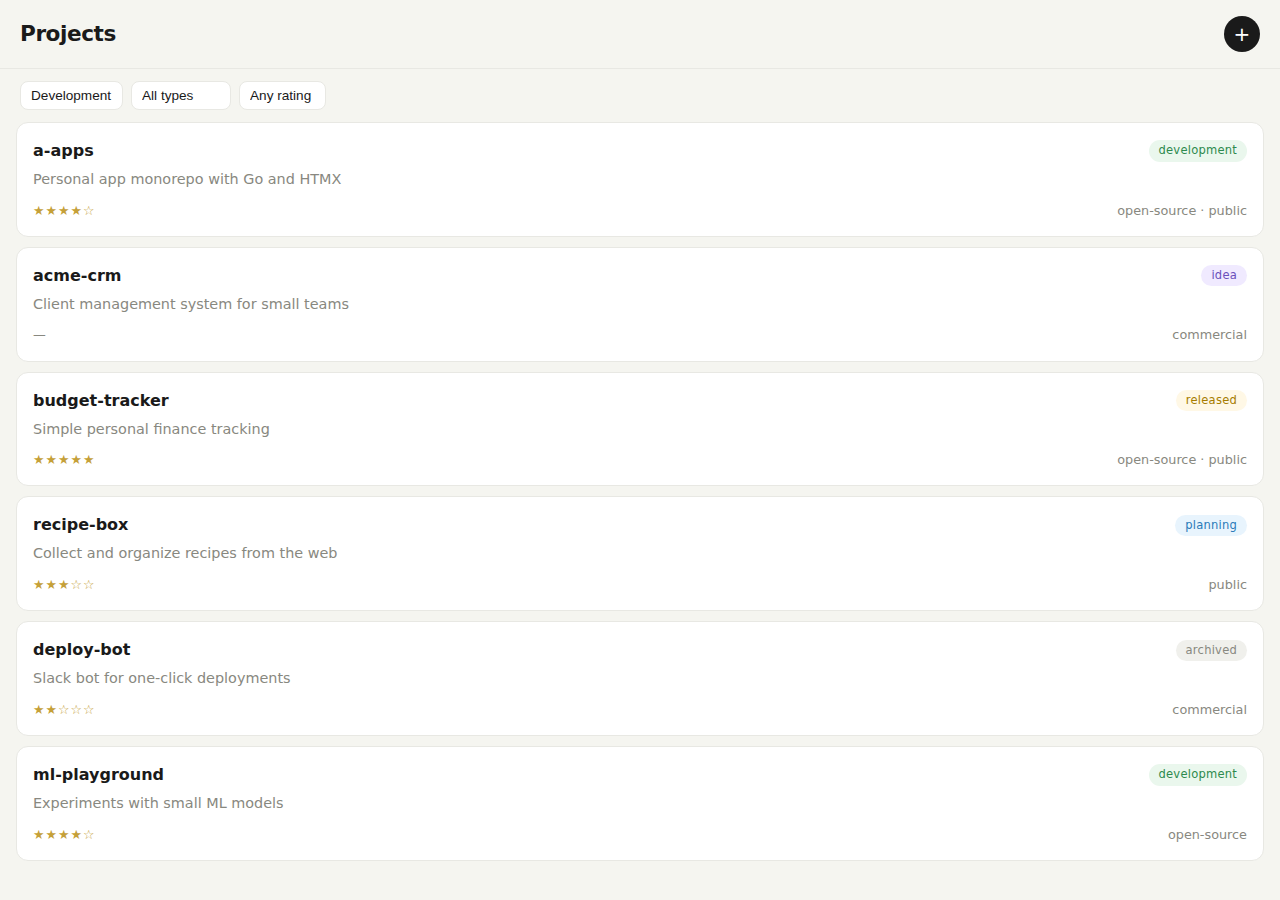
<file: docs/mockups/mockup-a/index.html>
<!DOCTYPE html>
<html lang="en">
<head>
  <meta charset="UTF-8">
  <meta name="viewport" content="width=device-width, initial-scale=1.0">
  <title>Projects — Mockup A</title>
  <link rel="stylesheet" href="style.css">
</head>
<body>

  <header class="top-bar">
    <h1>Projects</h1>
    <a href="new-project.html" class="btn-add" aria-label="New project">+</a>
  </header>

  <!-- Filters -->
  <section class="filters">
    <select aria-label="Stage">
      <option value="">All stages</option>
      <option>Idea</option>
      <option>Planning</option>
      <option selected>Development</option>
      <option>Released</option>
      <option>Archived</option>
    </select>
    <select aria-label="Type">
      <option value="">All types</option>
      <option>Commercial</option>
      <option>Open source</option>
      <option>Public</option>
    </select>
    <select aria-label="Rating">
      <option value="">Any rating</option>
      <option>★★★★★</option>
      <option>★★★★☆</option>
      <option>★★★☆☆</option>
      <option>★★☆☆☆</option>
      <option>★☆☆☆☆</option>
    </select>
  </section>

  <!-- Project cards -->
  <main class="project-list">

    <a href="detail.html" class="card">
      <div class="card-header">
        <span class="card-name">a-apps</span>
        <span class="badge badge-dev">development</span>
      </div>
      <p class="card-desc">Personal app monorepo with Go and HTMX</p>
      <div class="card-meta">
        <span class="stars">★★★★☆</span>
        <span class="tags">open-source · public</span>
      </div>
    </a>

    <a href="detail.html" class="card">
      <div class="card-header">
        <span class="card-name">acme-crm</span>
        <span class="badge badge-idea">idea</span>
      </div>
      <p class="card-desc">Client management system for small teams</p>
      <div class="card-meta">
        <span class="stars dim">—</span>
        <span class="tags">commercial</span>
      </div>
    </a>

    <a href="detail.html" class="card">
      <div class="card-header">
        <span class="card-name">budget-tracker</span>
        <span class="badge badge-released">released</span>
      </div>
      <p class="card-desc">Simple personal finance tracking</p>
      <div class="card-meta">
        <span class="stars">★★★★★</span>
        <span class="tags">open-source · public</span>
      </div>
    </a>

    <a href="detail.html" class="card">
      <div class="card-header">
        <span class="card-name">recipe-box</span>
        <span class="badge badge-planning">planning</span>
      </div>
      <p class="card-desc">Collect and organize recipes from the web</p>
      <div class="card-meta">
        <span class="stars">★★★☆☆</span>
        <span class="tags">public</span>
      </div>
    </a>

    <a href="detail.html" class="card">
      <div class="card-header">
        <span class="card-name">deploy-bot</span>
        <span class="badge badge-archived">archived</span>
      </div>
      <p class="card-desc">Slack bot for one-click deployments</p>
      <div class="card-meta">
        <span class="stars">★★☆☆☆</span>
        <span class="tags">commercial</span>
      </div>
    </a>

    <a href="detail.html" class="card">
      <div class="card-header">
        <span class="card-name">ml-playground</span>
        <span class="badge badge-dev">development</span>
      </div>
      <p class="card-desc">Experiments with small ML models</p>
      <div class="card-meta">
        <span class="stars">★★★★☆</span>
        <span class="tags">open-source</span>
      </div>
    </a>

  </main>

</body>
</html>
</file>
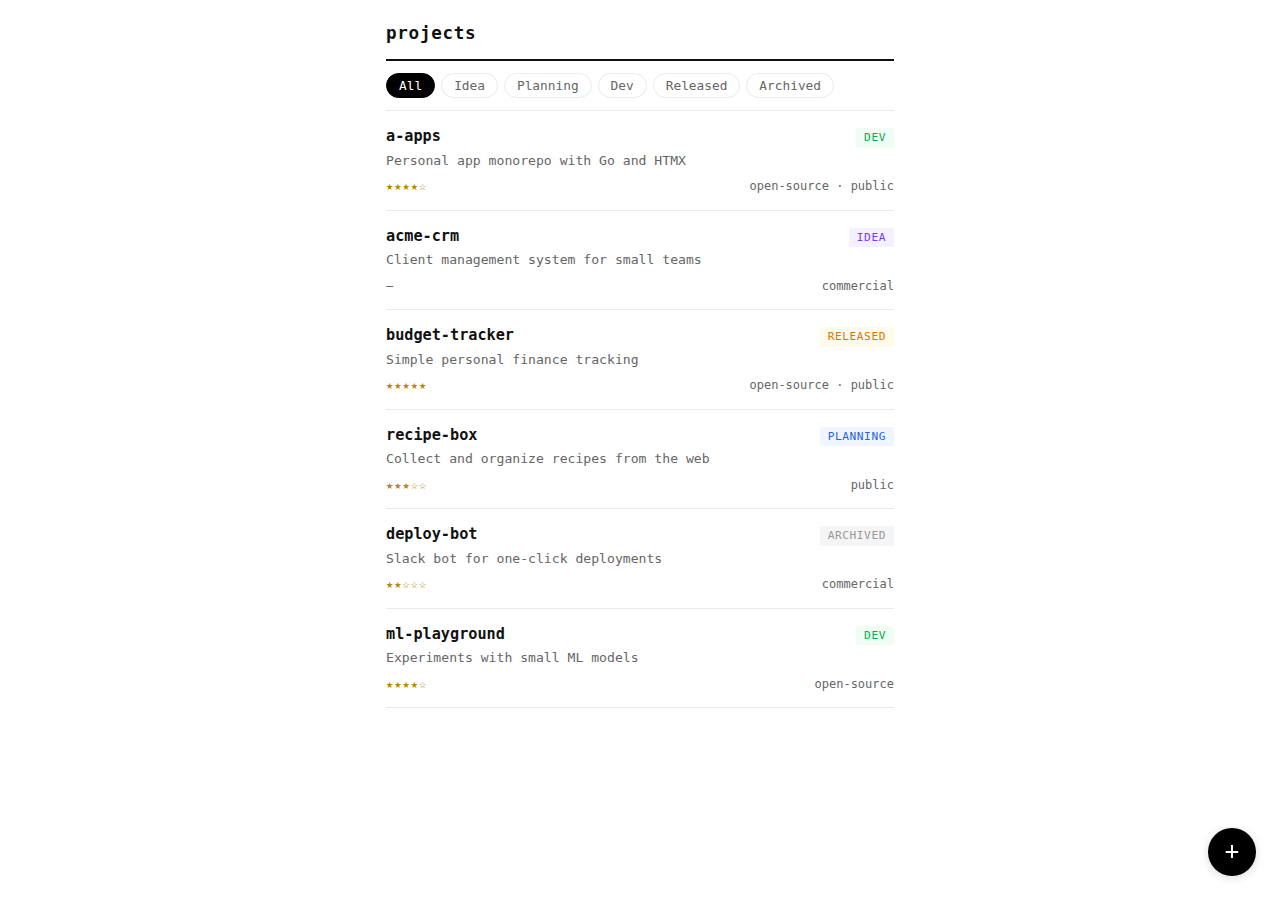
<file: docs/mockups/mockup-b/index.html>
<!DOCTYPE html>
<html lang="en">
<head>
  <meta charset="UTF-8">
  <meta name="viewport" content="width=device-width, initial-scale=1.0">
  <title>Projects — Mockup B</title>
  <link rel="stylesheet" href="style.css">
</head>
<body>

  <header class="header">
    <h1>projects</h1>
  </header>

  <!-- Filters -->
  <div class="filter-bar">
    <button class="chip active">All</button>
    <button class="chip">Idea</button>
    <button class="chip">Planning</button>
    <button class="chip">Dev</button>
    <button class="chip">Released</button>
    <button class="chip">Archived</button>
  </div>

  <main class="list">

    <a href="detail.html" class="list-item">
      <div class="list-item-top">
        <span class="name">a-apps</span>
        <span class="stage stage-dev">dev</span>
      </div>
      <p class="desc">Personal app monorepo with Go and HTMX</p>
      <div class="list-item-bottom">
        <span class="rating">★★★★☆</span>
        <span class="flags">open-source · public</span>
      </div>
    </a>

    <a href="detail.html" class="list-item">
      <div class="list-item-top">
        <span class="name">acme-crm</span>
        <span class="stage stage-idea">idea</span>
      </div>
      <p class="desc">Client management system for small teams</p>
      <div class="list-item-bottom">
        <span class="rating empty">—</span>
        <span class="flags">commercial</span>
      </div>
    </a>

    <a href="detail.html" class="list-item">
      <div class="list-item-top">
        <span class="name">budget-tracker</span>
        <span class="stage stage-released">released</span>
      </div>
      <p class="desc">Simple personal finance tracking</p>
      <div class="list-item-bottom">
        <span class="rating">★★★★★</span>
        <span class="flags">open-source · public</span>
      </div>
    </a>

    <a href="detail.html" class="list-item">
      <div class="list-item-top">
        <span class="name">recipe-box</span>
        <span class="stage stage-planning">planning</span>
      </div>
      <p class="desc">Collect and organize recipes from the web</p>
      <div class="list-item-bottom">
        <span class="rating">★★★☆☆</span>
        <span class="flags">public</span>
      </div>
    </a>

    <a href="detail.html" class="list-item">
      <div class="list-item-top">
        <span class="name">deploy-bot</span>
        <span class="stage stage-archived">archived</span>
      </div>
      <p class="desc">Slack bot for one-click deployments</p>
      <div class="list-item-bottom">
        <span class="rating">★★☆☆☆</span>
        <span class="flags">commercial</span>
      </div>
    </a>

    <a href="detail.html" class="list-item">
      <div class="list-item-top">
        <span class="name">ml-playground</span>
        <span class="stage stage-dev">dev</span>
      </div>
      <p class="desc">Experiments with small ML models</p>
      <div class="list-item-bottom">
        <span class="rating">★★★★☆</span>
        <span class="flags">open-source</span>
      </div>
    </a>

  </main>

  <a href="new-project.html" class="fab" aria-label="New project">+</a>

</body>
</html>
</file>
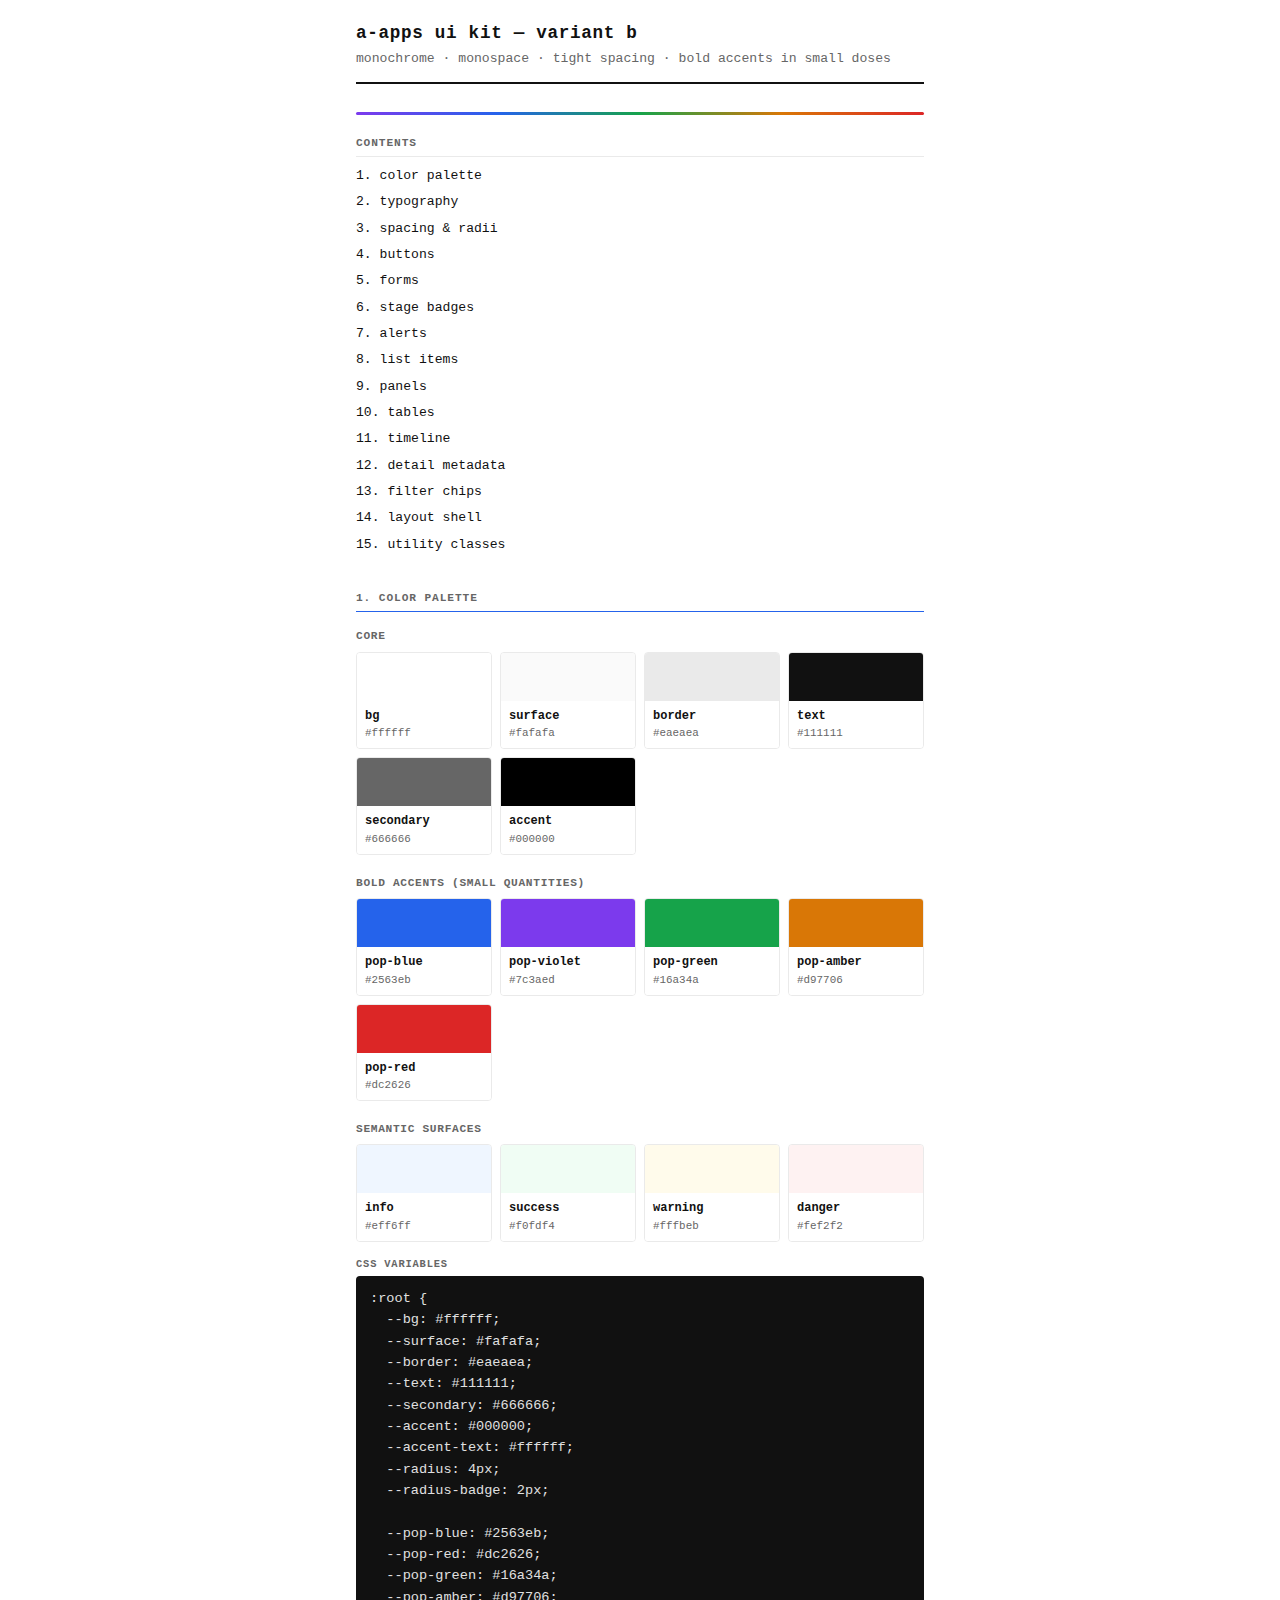
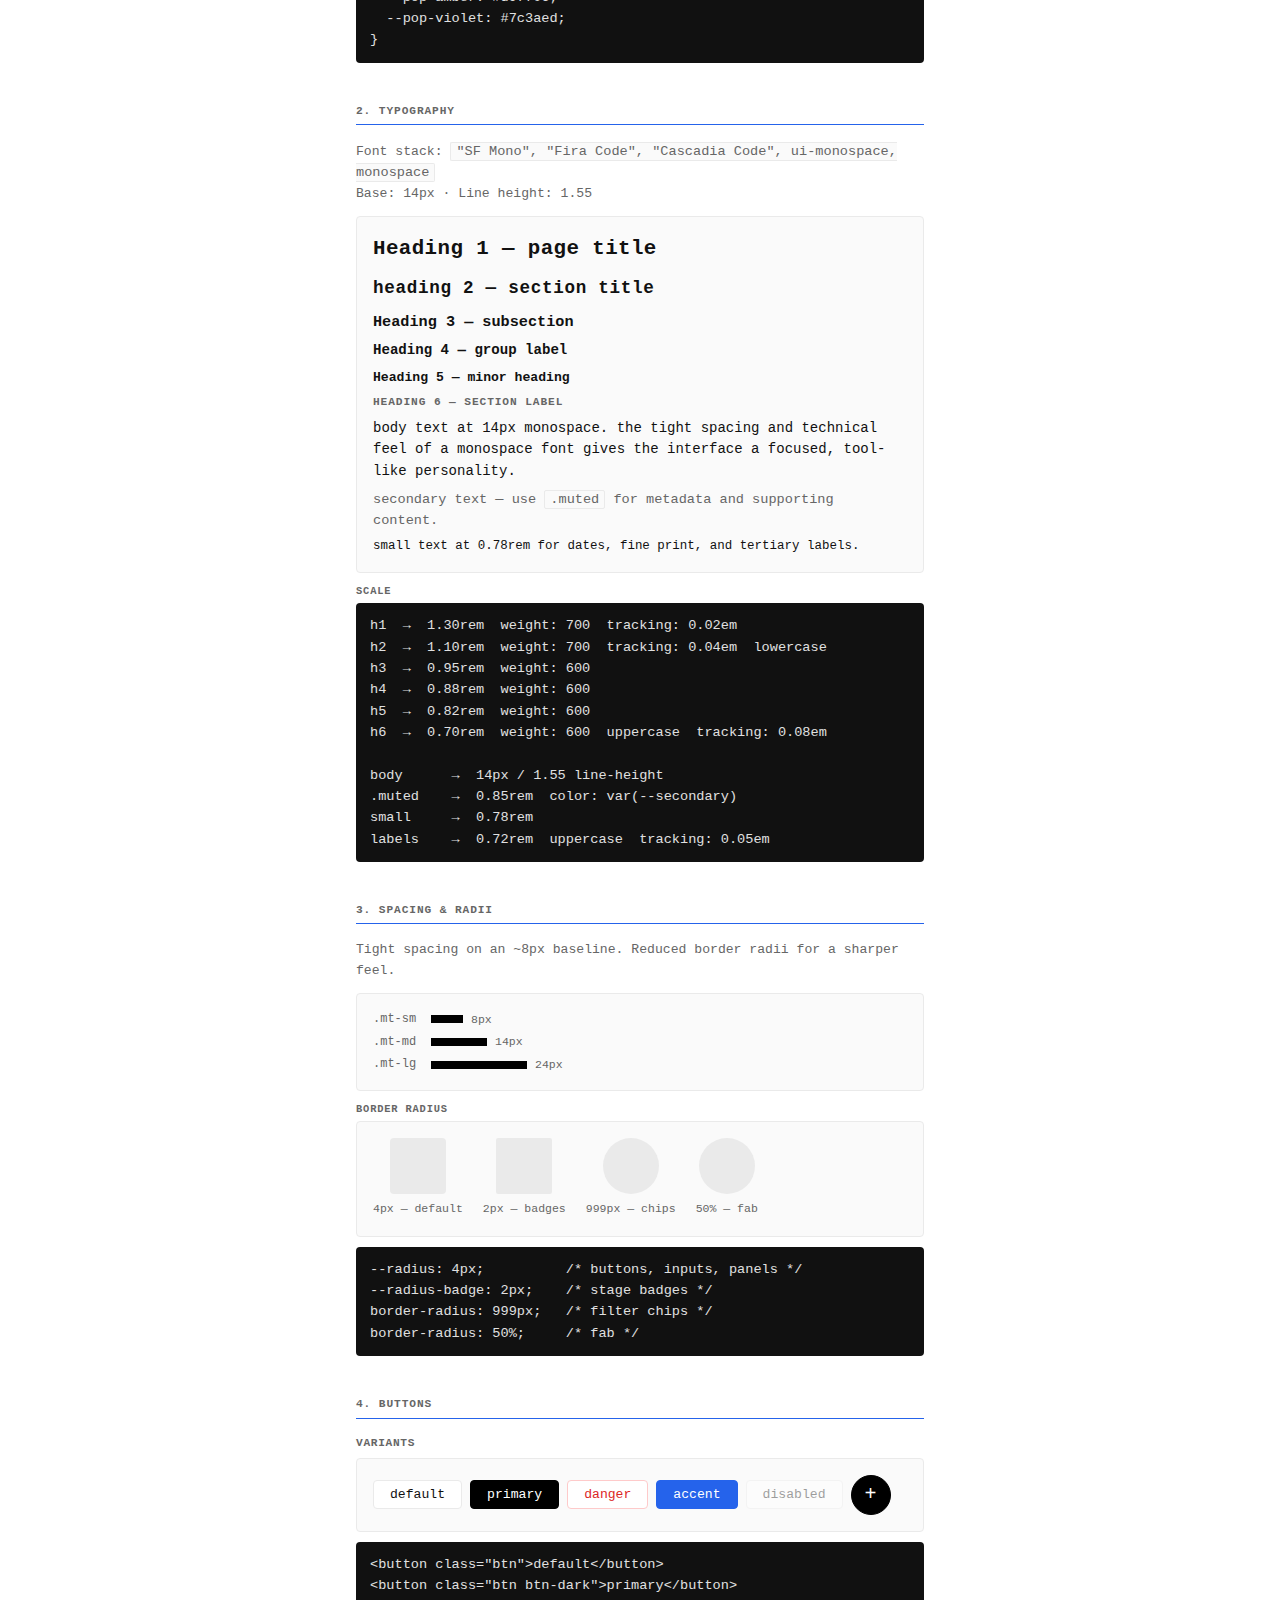
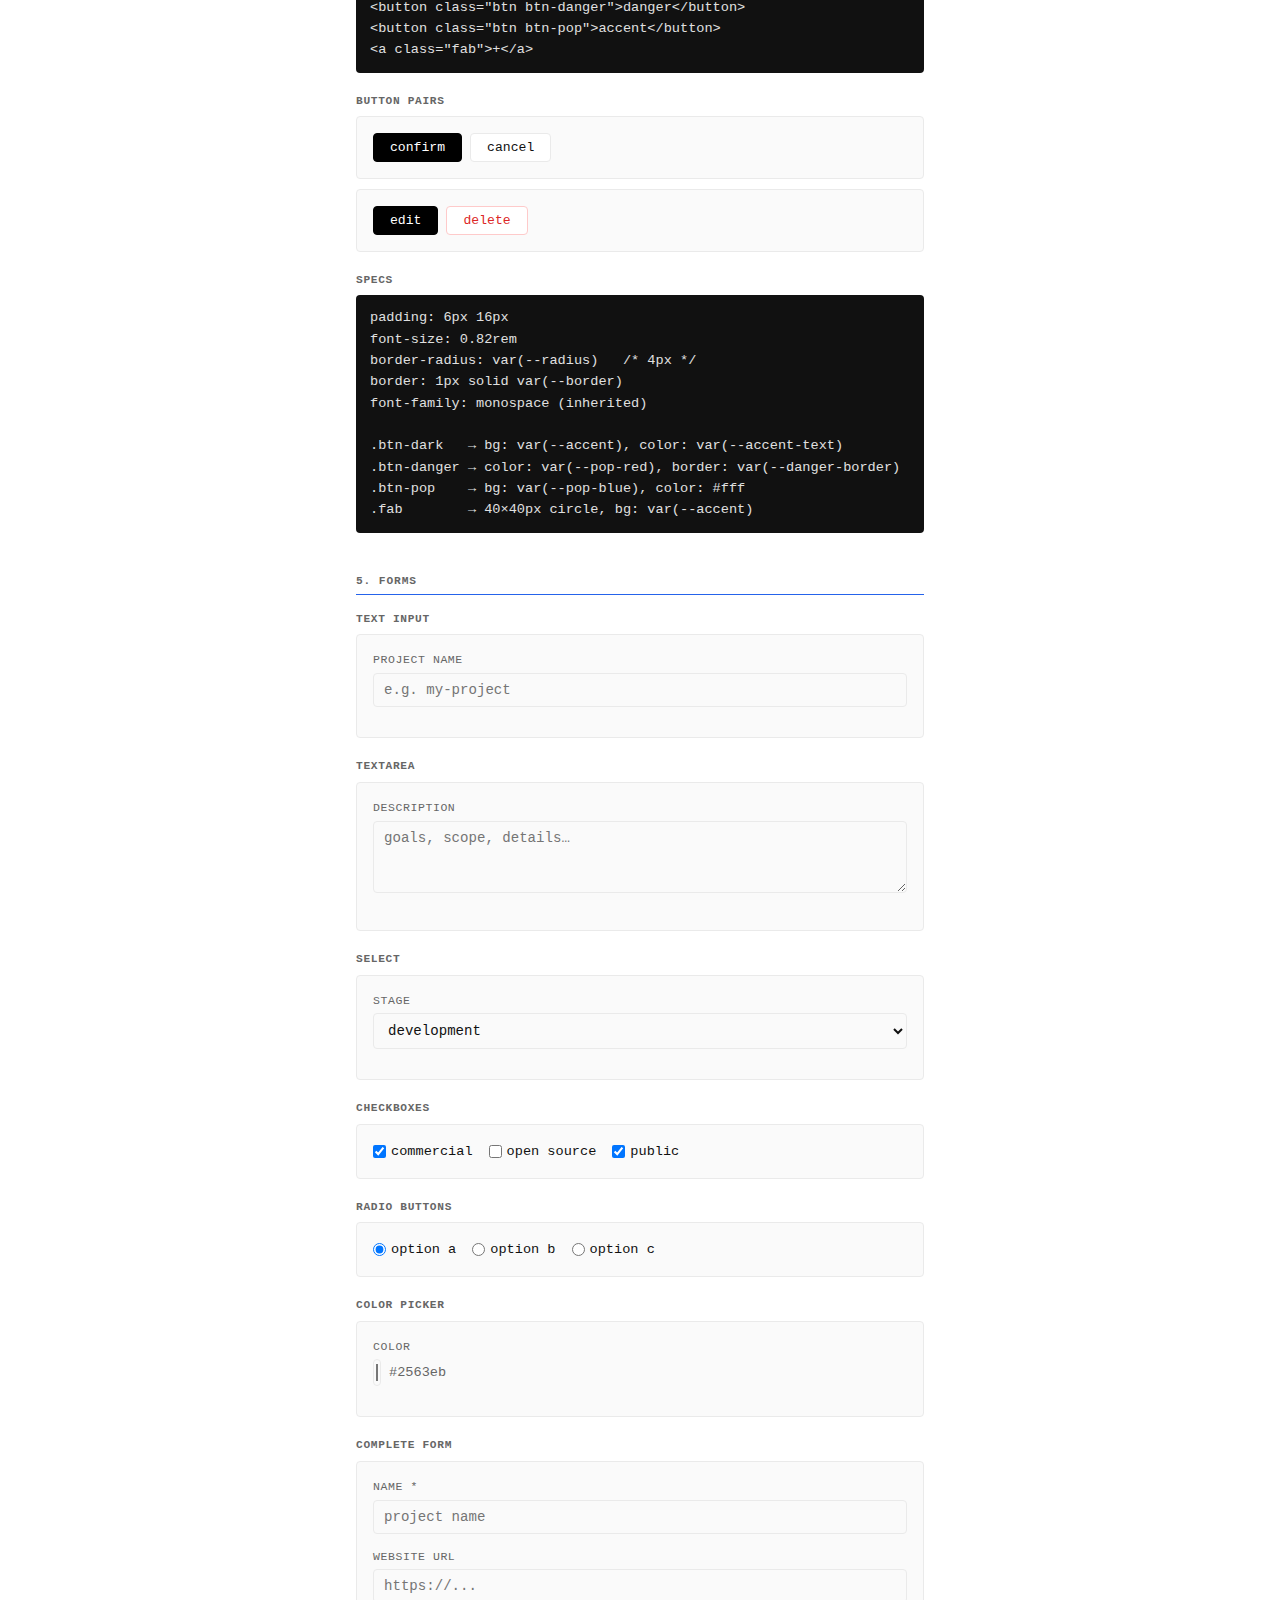
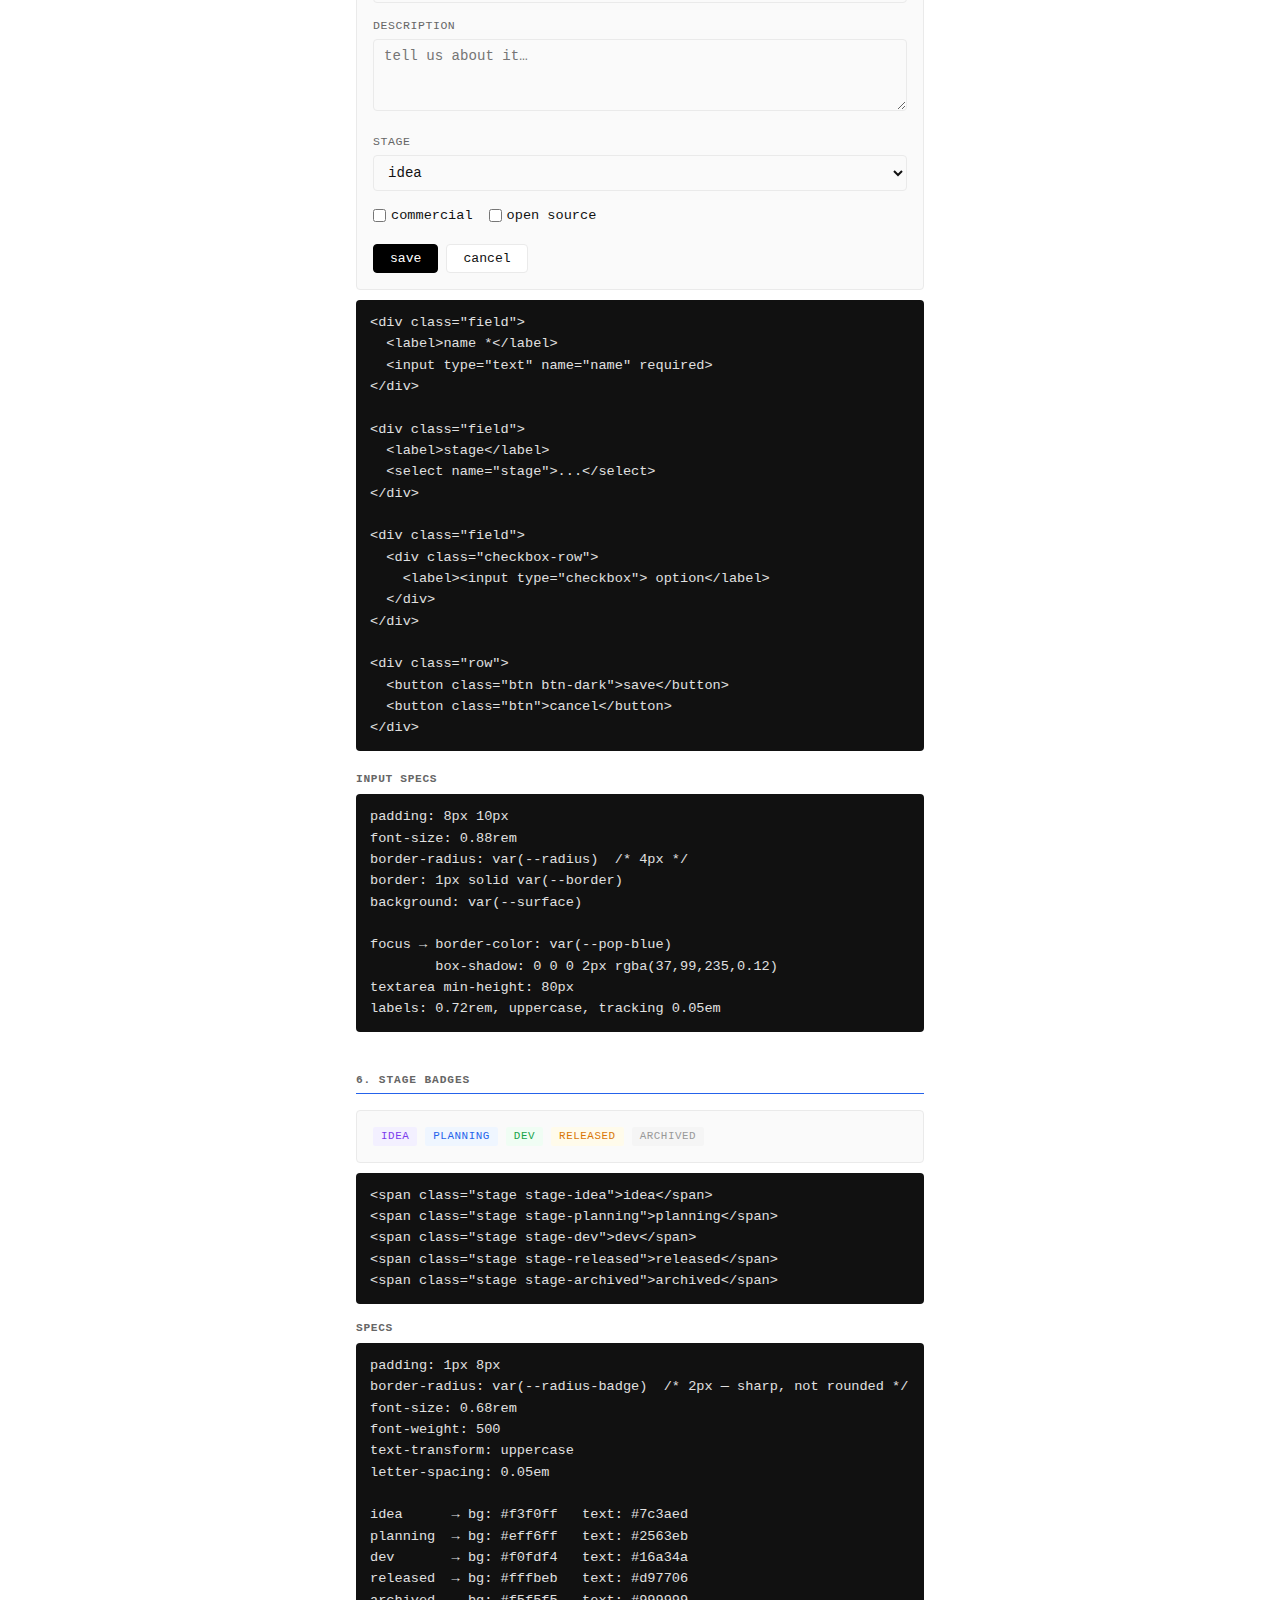
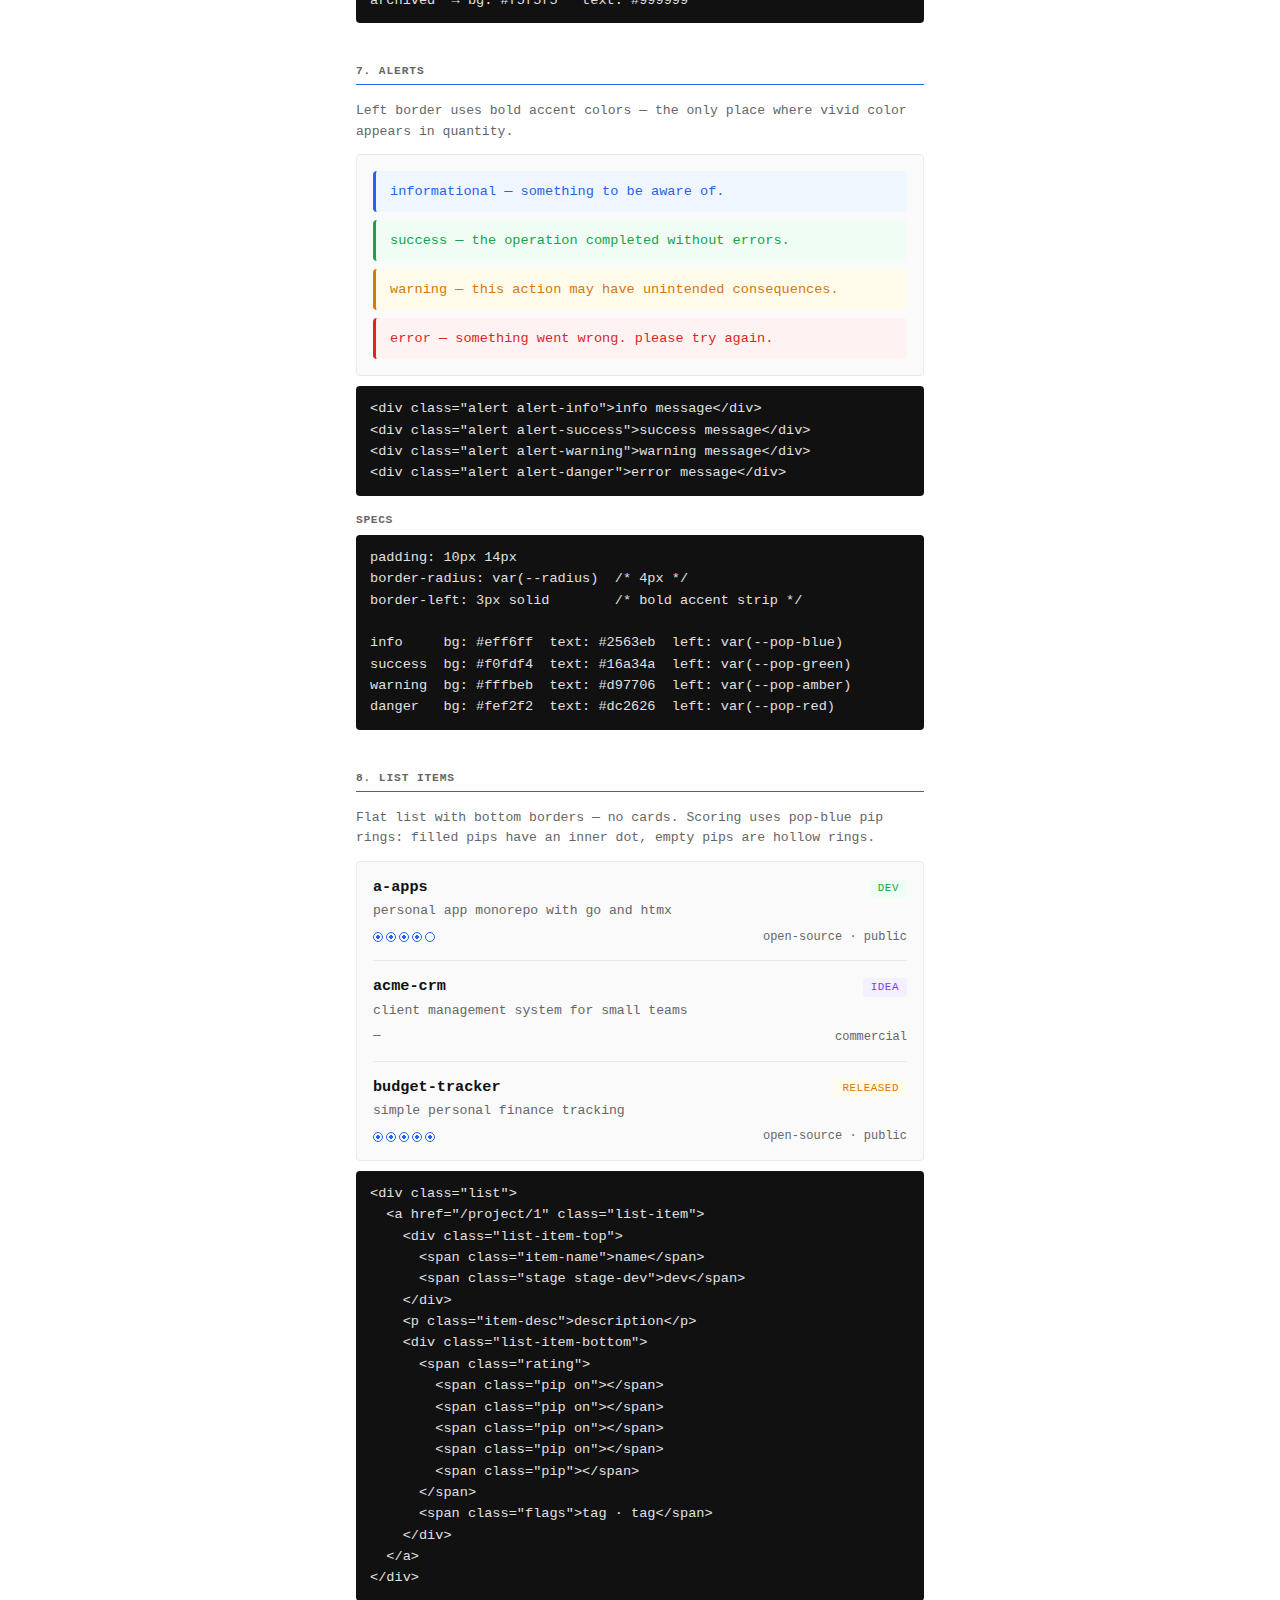
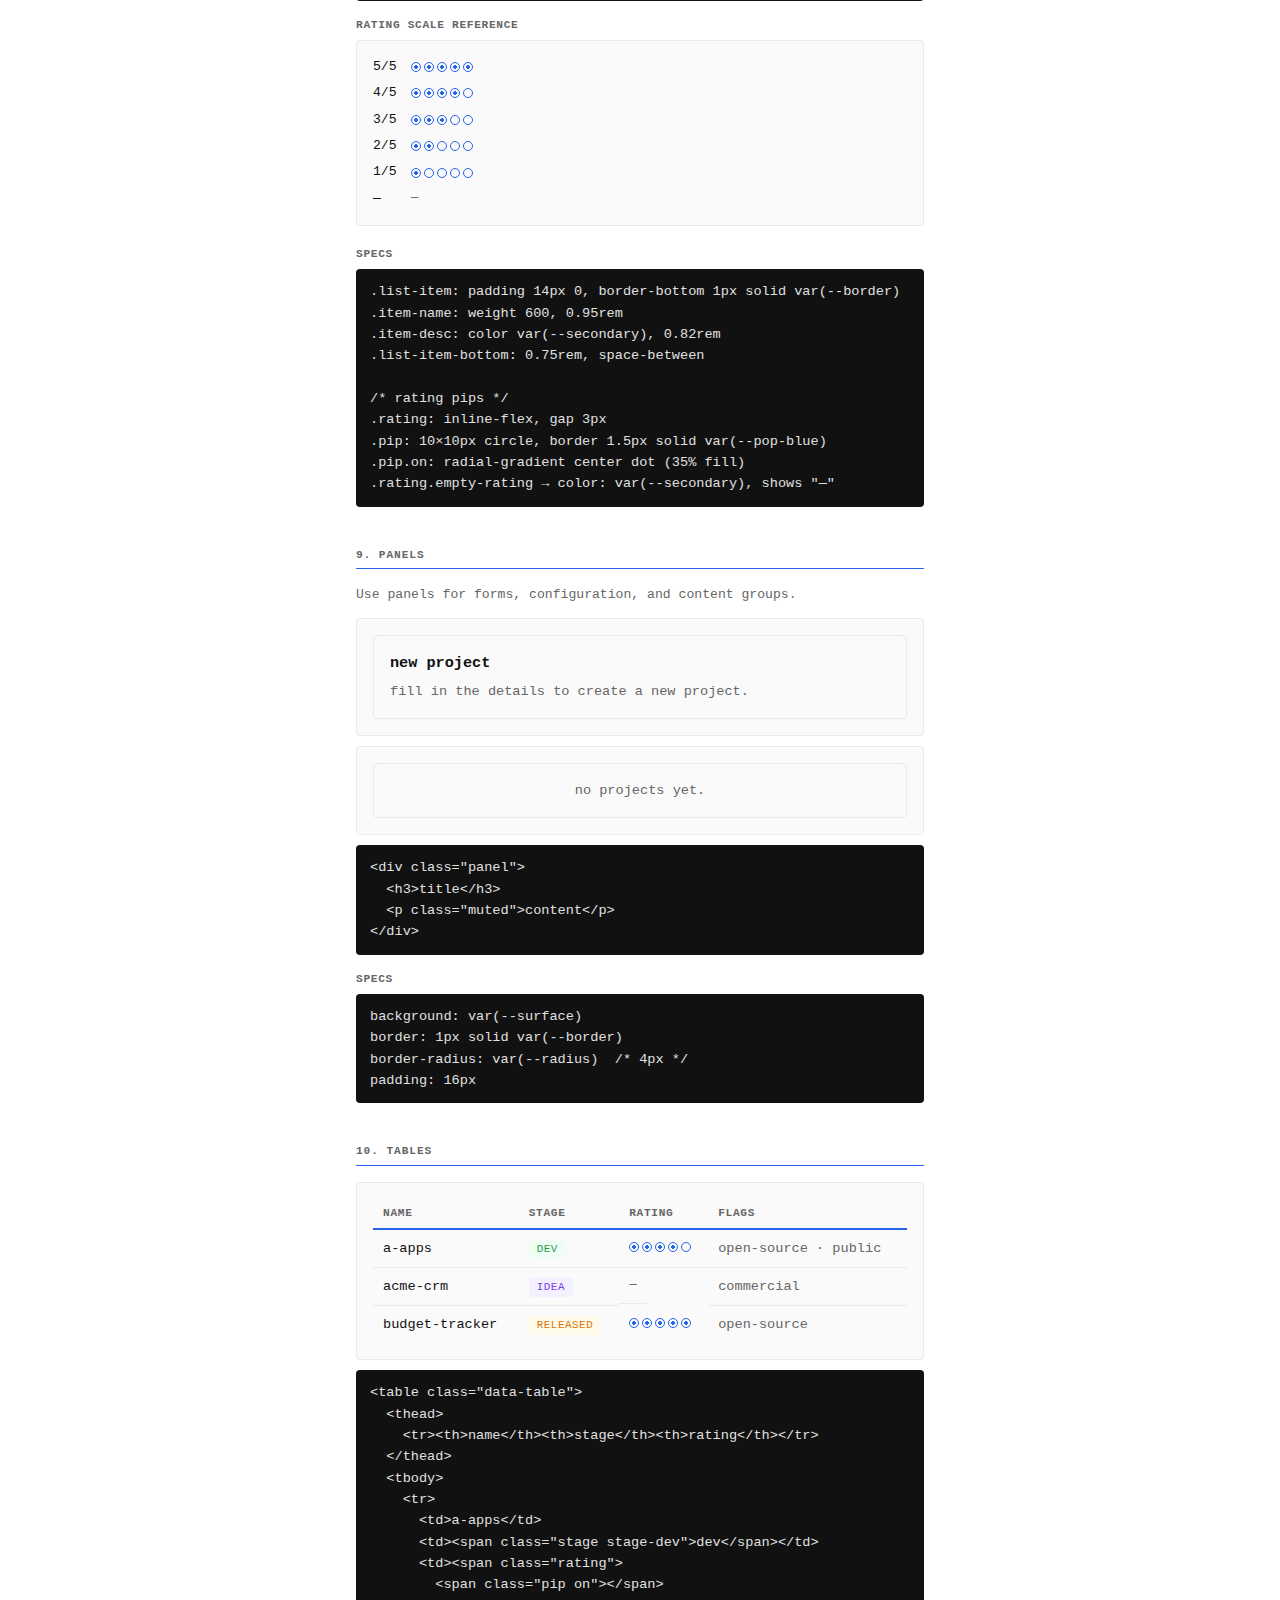
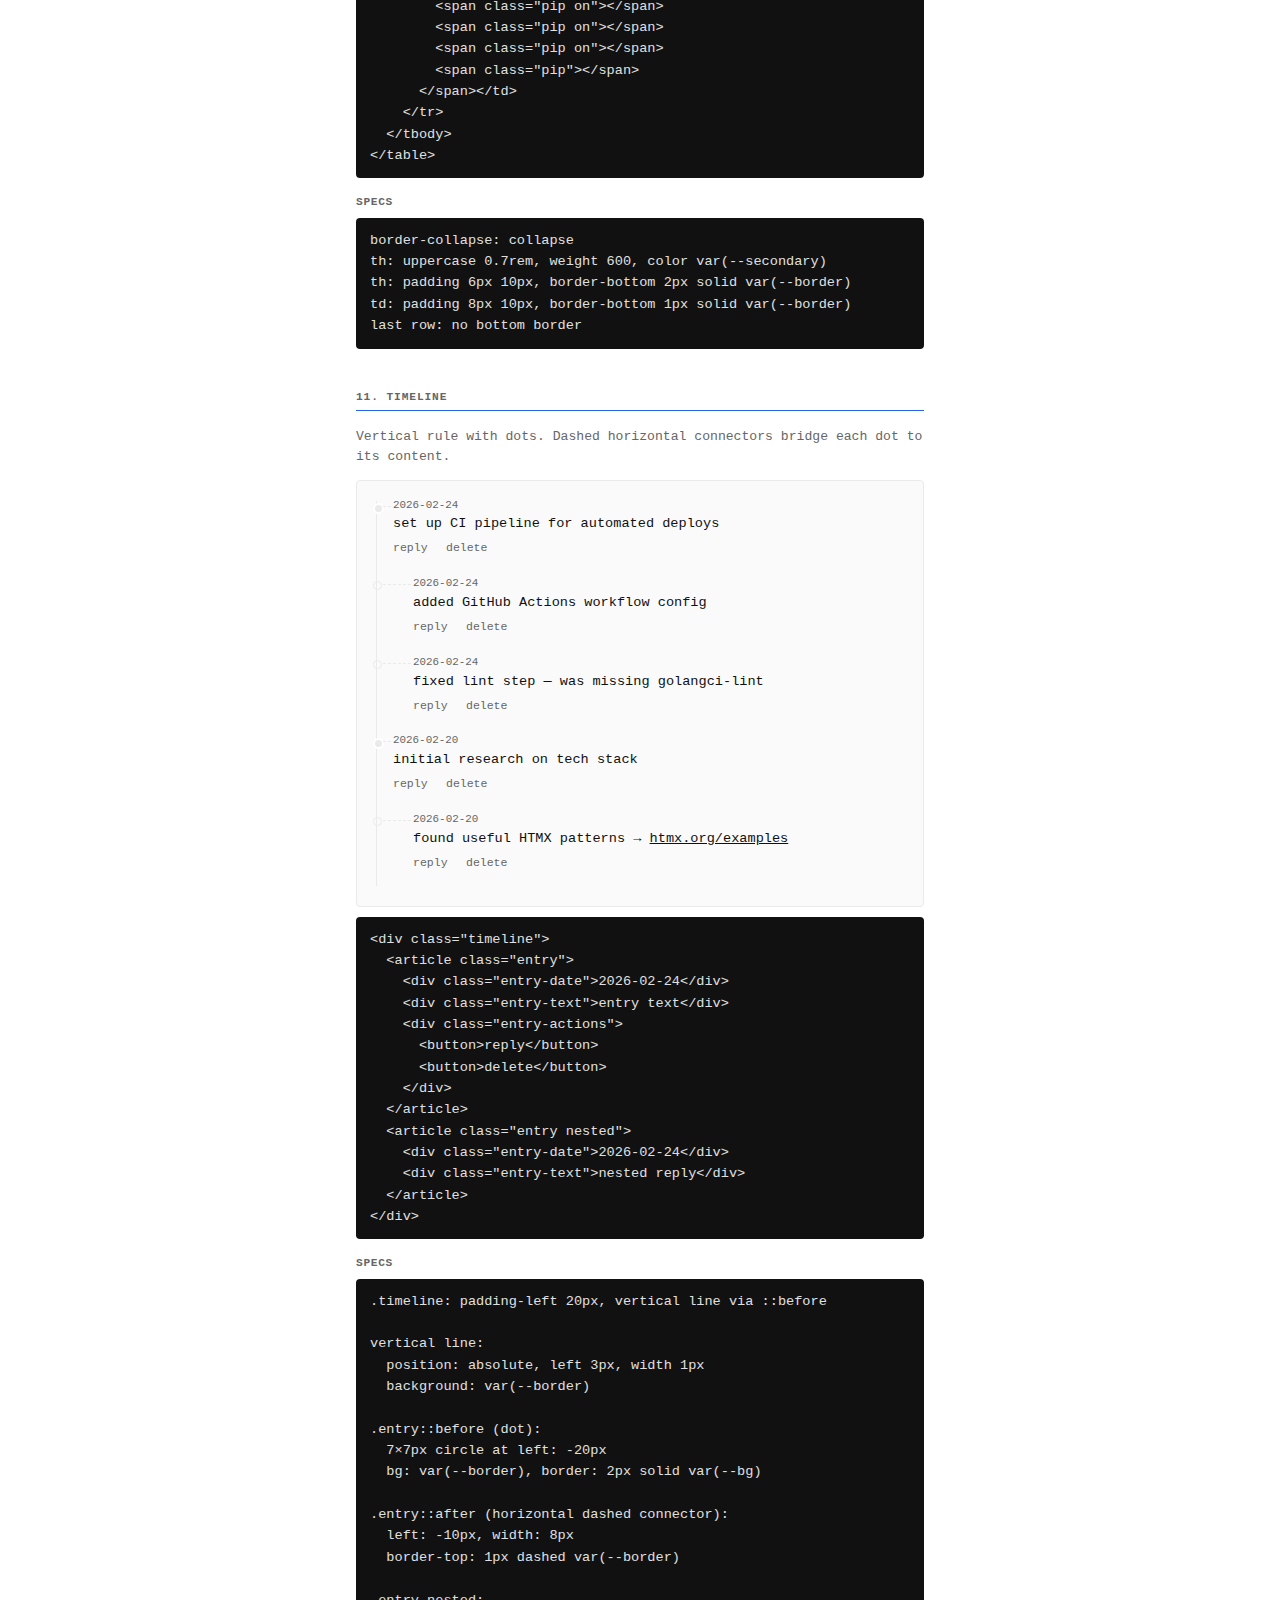
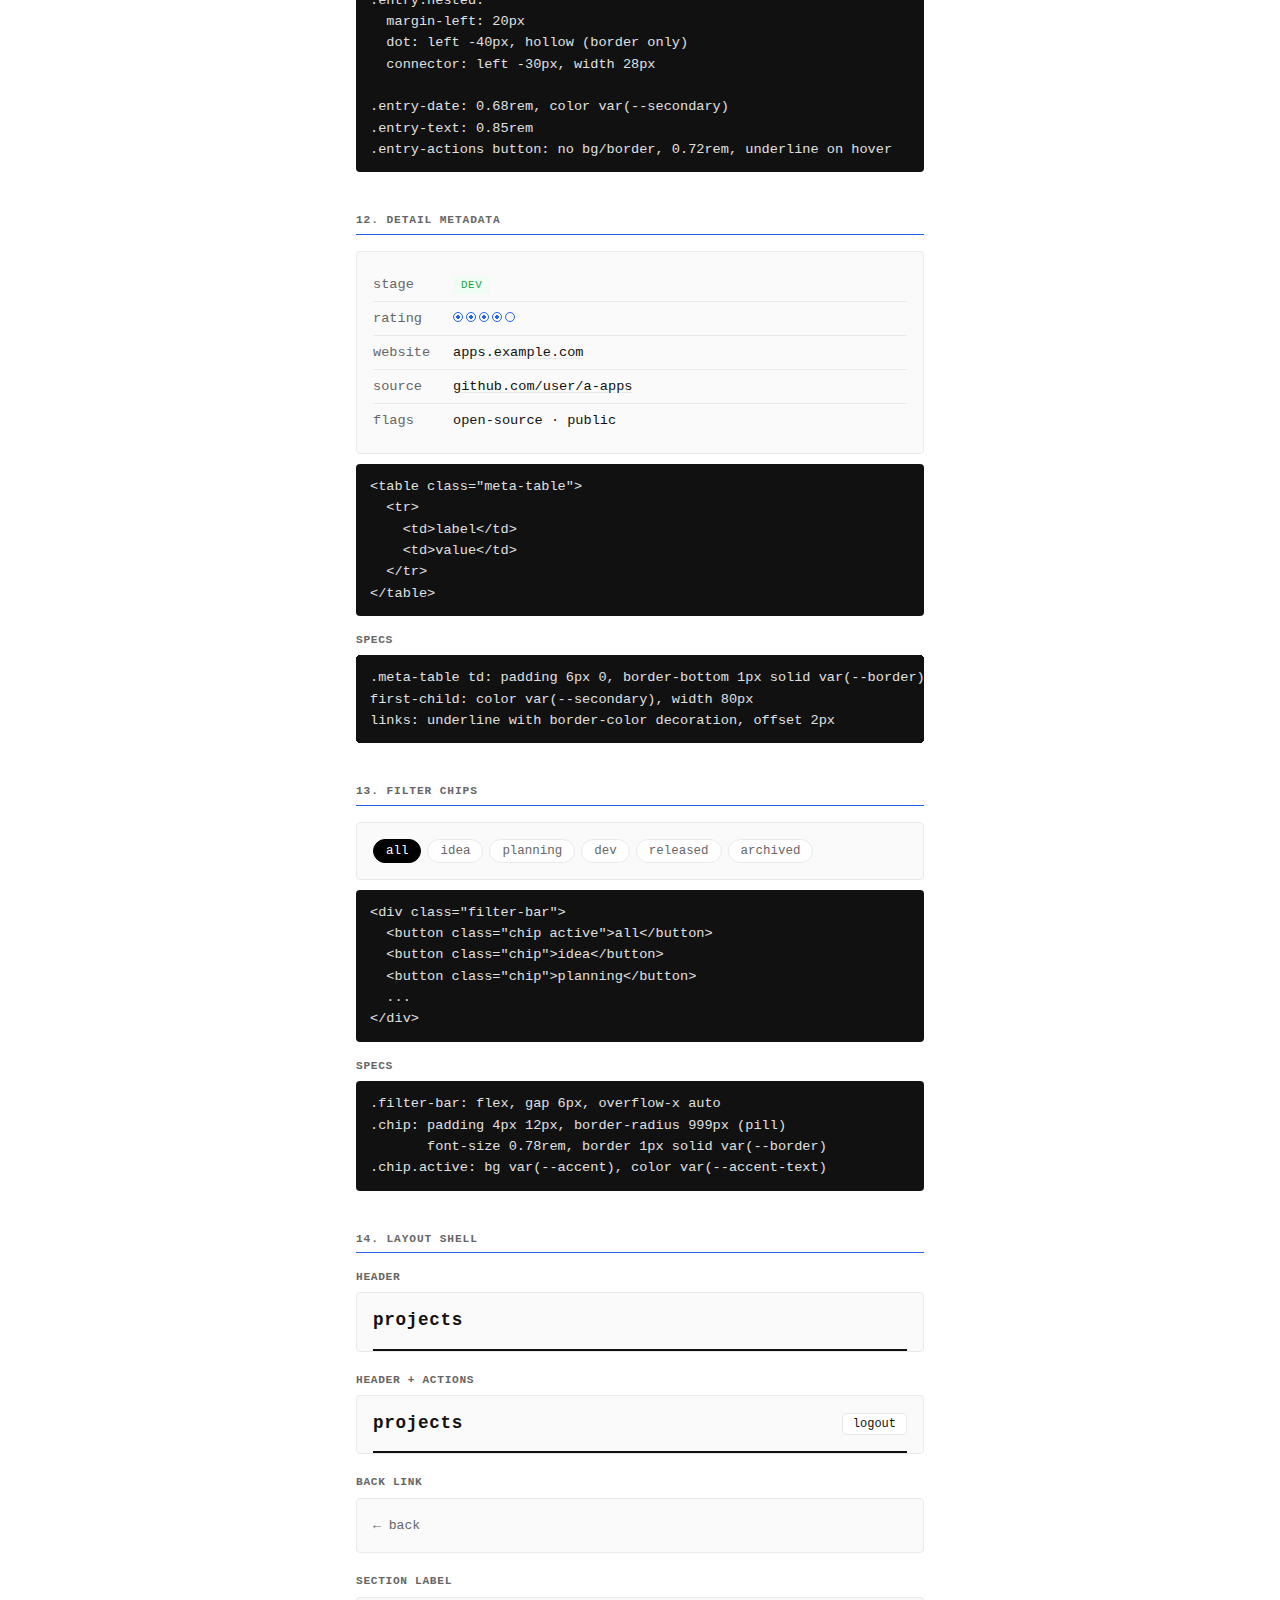
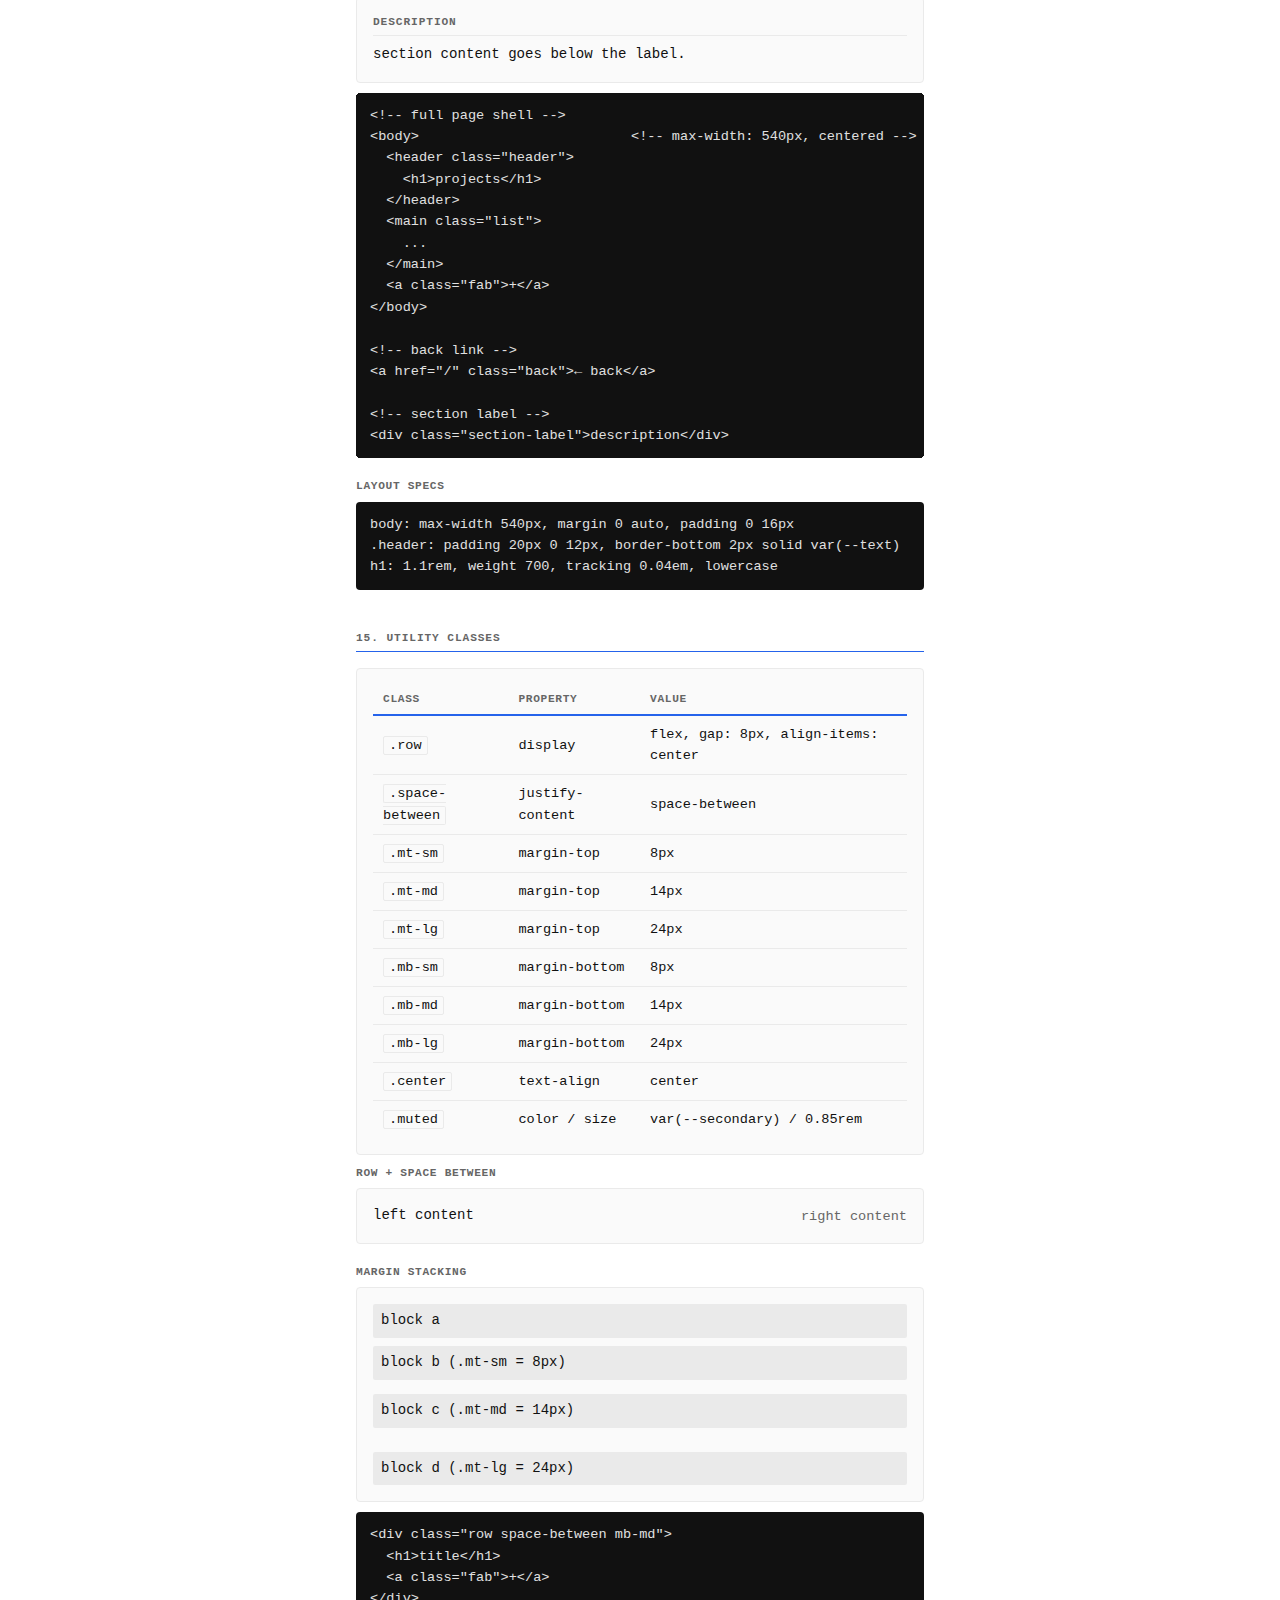
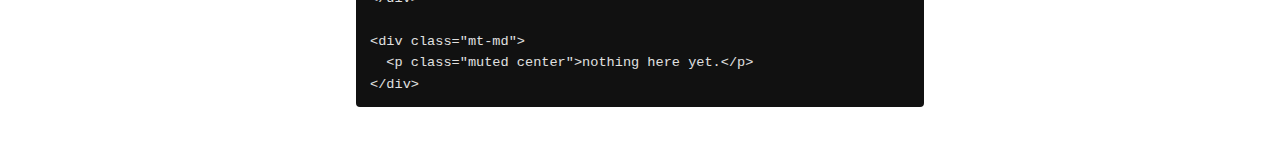
<file: docs/ui-kit-b.html>
<!DOCTYPE html>
<html lang="en">
<head>
  <meta charset="UTF-8">
  <meta name="viewport" content="width=device-width, initial-scale=1.0">
  <title>a-apps — UI Kit B &amp; Style Guide</title>
  <style>
    /* ===== Design Tokens ===== */
    :root {
      --bg: #ffffff;
      --surface: #fafafa;
      --border: #eaeaea;
      --text: #111111;
      --secondary: #666666;
      --accent: #000000;
      --accent-text: #ffffff;
      --radius: 4px;
      --radius-badge: 2px;

      /* Bold accent pops — used sparingly */
      --pop-blue: #2563eb;
      --pop-red: #dc2626;
      --pop-green: #16a34a;
      --pop-amber: #d97706;
      --pop-violet: #7c3aed;

      /* Semantic */
      --info-bg: #eff6ff;
      --info-text: #2563eb;
      --info-border: #bfdbfe;
      --success-bg: #f0fdf4;
      --success-text: #16a34a;
      --success-border: #bbf7d0;
      --warning-bg: #fffbeb;
      --warning-text: #d97706;
      --warning-border: #fde68a;
      --danger-bg: #fef2f2;
      --danger-text: #dc2626;
      --danger-border: #fecaca;
    }

    * { box-sizing: border-box; margin: 0; padding: 0; }

    body {
      background: var(--bg);
      color: var(--text);
      font-family: "SF Mono", "Fira Code", "Cascadia Code", ui-monospace, monospace;
      font-size: 14px;
      line-height: 1.55;
      -webkit-font-smoothing: antialiased;
    }

    /* ===== Guide layout ===== */
    .guide {
      max-width: 600px;
      margin: 0 auto;
      padding: 0 16px 80px;
    }

    .guide-header {
      padding: 20px 0 12px;
      border-bottom: 2px solid var(--text);
      margin-bottom: 28px;
    }
    .guide-header h1 {
      font-size: 1.1rem;
      font-weight: 700;
      letter-spacing: 0.04em;
      text-transform: lowercase;
    }
    .guide-header p { color: var(--secondary); font-size: 0.82rem; margin-top: 2px; }

    .toc { margin-bottom: 32px; }
    .toc h2 {
      font-size: 0.7rem;
      text-transform: uppercase;
      letter-spacing: 0.08em;
      color: var(--secondary);
      font-weight: 600;
      margin-bottom: 6px;
      padding-bottom: 4px;
      border-bottom: 1px solid var(--border);
    }
    .toc a {
      color: var(--text);
      text-decoration: none;
      font-size: 0.82rem;
      display: block;
      padding: 3px 0;
    }
    .toc a:hover { text-decoration: underline; }

    section { margin-bottom: 40px; }
    section > h2 {
      font-size: 0.7rem;
      text-transform: uppercase;
      letter-spacing: 0.08em;
      color: var(--secondary);
      font-weight: 600;
      padding-bottom: 4px;
      border-bottom: 1px solid var(--pop-blue);
      margin-bottom: 16px;
    }
    section > h3 {
      font-size: 0.7rem;
      text-transform: uppercase;
      letter-spacing: 0.06em;
      color: var(--secondary);
      font-weight: 600;
      margin-bottom: 6px;
      margin-top: 20px;
    }
    section > h3:first-of-type { margin-top: 0; }

    .sample {
      background: var(--surface);
      border: 1px solid var(--border);
      border-radius: var(--radius);
      padding: 16px;
      margin-bottom: 10px;
    }

    .code-label {
      font-size: 0.65rem;
      text-transform: uppercase;
      letter-spacing: 0.08em;
      color: var(--secondary);
      font-weight: 600;
      margin-bottom: 4px;
    }

    pre {
      background: #111111;
      color: #e0e0e0;
      border-radius: var(--radius);
      padding: 12px 14px;
      font-size: 0.78rem;
      line-height: 1.55;
      overflow-x: auto;
      margin-bottom: 16px;
      font-family: inherit;
    }

    code {
      background: var(--surface);
      border: 1px solid var(--border);
      padding: 1px 5px;
      border-radius: 2px;
      font-size: 0.85rem;
      font-family: inherit;
    }
    pre code { background: none; border: none; padding: 0; }

    .note {
      font-size: 0.82rem;
      color: var(--secondary);
      margin-bottom: 12px;
    }

    /* ===== Color swatches ===== */
    .swatch-grid {
      display: grid;
      grid-template-columns: repeat(auto-fill, minmax(120px, 1fr));
      gap: 8px;
    }
    .swatch {
      border-radius: var(--radius);
      overflow: hidden;
      border: 1px solid var(--border);
    }
    .swatch-color { height: 48px; }
    .swatch-info { background: var(--bg); padding: 6px 8px; }
    .swatch-name { font-weight: 600; font-size: 0.75rem; }
    .swatch-val { font-size: 0.68rem; color: var(--secondary); }

    /* ===== Spacing demo ===== */
    .spacing-demo { display: flex; flex-direction: column; gap: 4px; }
    .spacing-row { display: flex; align-items: center; gap: 8px; }
    .spacing-bar { background: var(--accent); height: 8px; }
    .spacing-label { font-size: 0.75rem; color: var(--secondary); min-width: 50px; }
    .spacing-val { font-size: 0.72rem; color: var(--secondary); }

    /* ═══════════════════════════════════════════ */
    /* Inline component styles (mockup-b derived) */
    /* ═══════════════════════════════════════════ */

    /* --- Header --- */
    .header-demo {
      padding: 14px 0;
      border-bottom: 2px solid var(--text);
    }
    .header-demo h1 {
      font-size: 1.1rem;
      font-weight: 700;
      letter-spacing: 0.04em;
      text-transform: lowercase;
    }

    /* --- Filter chips --- */
    .filter-bar {
      display: flex;
      gap: 6px;
      padding: 12px 0;
      overflow-x: auto;
      -webkit-overflow-scrolling: touch;
    }
    .chip {
      flex-shrink: 0;
      padding: 4px 12px;
      border-radius: 999px;
      border: 1px solid var(--border);
      background: var(--bg);
      color: var(--secondary);
      font-family: inherit;
      font-size: 0.78rem;
      cursor: pointer;
    }
    .chip.active {
      background: var(--accent);
      color: var(--accent-text);
      border-color: var(--accent);
    }

    /* --- List items --- */
    .list { display: flex; flex-direction: column; }
    .list-item {
      display: block;
      padding: 14px 0;
      border-bottom: 1px solid var(--border);
      text-decoration: none;
      color: inherit;
    }
    .list-item:active { background: var(--surface); }
    .list-item-top { display: flex; align-items: baseline; justify-content: space-between; margin-bottom: 2px; }
    .item-name { font-weight: 600; font-size: 0.95rem; }
    .item-desc { color: var(--secondary); font-size: 0.82rem; margin-bottom: 6px; }
    .list-item-bottom { display: flex; align-items: center; justify-content: space-between; font-size: 0.75rem; }

    /* --- Rating (pip rings) --- */
    .rating { display: inline-flex; gap: 3px; align-items: center; }
    .pip {
      display: inline-block;
      width: 10px;
      height: 10px;
      border-radius: 50%;
      border: 1.5px solid var(--pop-blue);
      background: transparent;
    }
    .pip.on {
      background: radial-gradient(circle, var(--pop-blue) 35%, transparent 36%);
    }
    .rating.empty-rating { color: var(--secondary); font-size: 0.78rem; }

    .flags { color: var(--secondary); }

    /* --- Stage badges --- */
    .stage {
      font-size: 0.68rem;
      font-weight: 500;
      padding: 1px 8px;
      border-radius: var(--radius-badge);
      text-transform: uppercase;
      letter-spacing: 0.05em;
      display: inline-block;
    }
    .stage-idea     { background: #f3f0ff; color: #7c3aed; }
    .stage-planning { background: #eff6ff; color: #2563eb; }
    .stage-dev      { background: #f0fdf4; color: #16a34a; }
    .stage-released { background: #fffbeb; color: #d97706; }
    .stage-archived { background: #f5f5f5; color: #999999; }

    /* --- Buttons --- */
    .btn {
      padding: 6px 16px;
      border-radius: var(--radius);
      font-family: inherit;
      font-size: 0.82rem;
      border: 1px solid var(--border);
      background: var(--bg);
      color: var(--text);
      cursor: pointer;
      text-decoration: none;
      display: inline-block;
    }
    .btn-dark {
      background: var(--accent);
      color: var(--accent-text);
      border-color: var(--accent);
    }
    .btn-danger { color: var(--pop-red); border-color: var(--danger-border); }
    .btn-pop { background: var(--pop-blue); color: #fff; border-color: var(--pop-blue); }
    .btn:disabled, .btn[disabled] { opacity: 0.4; cursor: not-allowed; }

    .fab {
      display: inline-flex;
      align-items: center;
      justify-content: center;
      width: 40px;
      height: 40px;
      border-radius: 50%;
      background: var(--accent);
      color: var(--accent-text);
      font-size: 1.25rem;
      text-decoration: none;
      line-height: 1;
      border: 1px solid var(--accent);
    }

    /* --- Forms --- */
    .field { margin-bottom: 14px; }
    .field label {
      display: block;
      font-size: 0.72rem;
      color: var(--secondary);
      text-transform: uppercase;
      letter-spacing: 0.05em;
      margin-bottom: 4px;
    }
    .field input,
    .field textarea,
    .field select {
      width: 100%;
      padding: 8px 10px;
      border: 1px solid var(--border);
      border-radius: var(--radius);
      font-family: inherit;
      font-size: 0.88rem;
      background: var(--surface);
      color: var(--text);
    }
    .field input:focus,
    .field textarea:focus,
    .field select:focus {
      outline: none;
      border-color: var(--pop-blue);
      box-shadow: 0 0 0 2px rgba(37, 99, 235, 0.12);
    }
    .field textarea { min-height: 80px; resize: vertical; }
    .field input[type="checkbox"],
    .field input[type="radio"],
    .field input[type="color"] { width: auto; padding: 0; }

    .checkbox-row { display: flex; gap: 16px; align-items: center; }
    .checkbox-row label {
      display: flex;
      align-items: center;
      gap: 5px;
      font-size: 0.85rem;
      color: var(--text);
      text-transform: none;
      letter-spacing: 0;
    }

    /* --- Panels --- */
    .panel {
      background: var(--surface);
      border: 1px solid var(--border);
      border-radius: var(--radius);
      padding: 16px;
    }

    /* --- Section labels --- */
    .section-label {
      font-size: 0.7rem;
      text-transform: uppercase;
      letter-spacing: 0.08em;
      color: var(--secondary);
      font-weight: 600;
      margin-bottom: 8px;
      padding-bottom: 4px;
      border-bottom: 1px solid var(--border);
    }

    /* --- Back link --- */
    .back { font-size: 0.82rem; color: var(--secondary); text-decoration: none; }
    .back:hover { text-decoration: underline; }

    /* --- Detail metadata --- */
    .meta-table {
      width: 100%;
      border-collapse: collapse;
      font-size: 0.85rem;
    }
    .meta-table td {
      padding: 6px 0;
      border-bottom: 1px solid var(--border);
      vertical-align: top;
    }
    .meta-table td:first-child {
      color: var(--secondary);
      width: 80px;
      padding-right: 12px;
    }
    .meta-table tr:last-child td { border-bottom: none; }
    .meta-table a {
      color: var(--text);
      text-decoration: underline;
      text-decoration-color: var(--border);
      text-underline-offset: 2px;
    }

    /* --- Timeline --- */
    .timeline {
      position: relative;
      padding-left: 20px;
    }
    .timeline::before {
      content: "";
      position: absolute;
      left: 3px;
      top: 4px;
      bottom: 4px;
      width: 1px;
      background: var(--border);
    }

    .entry {
      position: relative;
      padding-bottom: 16px;
    }
    .entry::before {
      content: "";
      position: absolute;
      left: -20px;
      top: 6px;
      width: 7px;
      height: 7px;
      border-radius: 50%;
      background: var(--border);
      border: 2px solid var(--bg);
    }
    /* Horizontal dashed connector: dot → content */
    .entry::after {
      content: "";
      position: absolute;
      left: -10px;
      top: 9px;
      width: 8px;
      height: 0;
      border-top: 1px dashed var(--border);
    }

    .entry.nested {
      margin-left: 20px;
    }
    .entry.nested::before {
      left: -40px;
      background: transparent;
      border: 1px solid var(--border);
    }
    .entry.nested::after {
      left: -30px;
      width: 28px;
    }

    .entry-date { font-size: 0.68rem; color: var(--secondary); }
    .entry-text { font-size: 0.85rem; }
    .entry-text a { color: var(--text); }
    .entry-actions { margin-top: 3px; }
    .entry-actions button {
      background: none;
      border: none;
      font-family: inherit;
      font-size: 0.72rem;
      color: var(--secondary);
      cursor: pointer;
      padding: 0;
      margin-right: 10px;
      text-decoration: underline;
      text-decoration-color: transparent;
    }
    .entry-actions button:hover { text-decoration-color: var(--secondary); }

    /* --- Alerts --- */
    .alert {
      padding: 10px 14px;
      border-radius: var(--radius);
      font-size: 0.85rem;
      line-height: 1.55;
      border-left: 3px solid;
    }
    .alert-info    { background: var(--info-bg);    color: var(--info-text);    border-left-color: var(--pop-blue); }
    .alert-success { background: var(--success-bg); color: var(--success-text); border-left-color: var(--pop-green); }
    .alert-warning { background: var(--warning-bg); color: var(--warning-text); border-left-color: var(--pop-amber); }
    .alert-danger  { background: var(--danger-bg);  color: var(--danger-text);  border-left-color: var(--pop-red); }

    /* --- Table --- */
    table.data-table { width: 100%; border-collapse: collapse; font-size: 0.85rem; }
    table.data-table th {
      text-align: left;
      font-weight: 600;
      font-size: 0.7rem;
      text-transform: uppercase;
      letter-spacing: 0.06em;
      color: var(--secondary);
      padding: 6px 10px;
      border-bottom: 2px solid var(--pop-blue);
    }
    table.data-table td { padding: 8px 10px; border-bottom: 1px solid var(--border); }
    table.data-table tr:last-child td { border-bottom: none; }

    /* --- Utilities --- */
    .row { display: flex; gap: 8px; align-items: center; }
    .space-between { justify-content: space-between; }
    .mt-sm { margin-top: 8px;  } .mt-md { margin-top: 14px; } .mt-lg { margin-top: 24px; }
    .mb-sm { margin-bottom: 8px; } .mb-md { margin-bottom: 14px; } .mb-lg { margin-bottom: 24px; }
    .center { text-align: center; }
    .muted { color: var(--secondary); font-size: 0.85rem; }

    /* ===== Guide-only accent strip (tiny pop of color) ===== */
    .pop-strip {
      height: 3px;
      border-radius: 2px;
      margin-bottom: 20px;
      background: linear-gradient(90deg, var(--pop-violet), var(--pop-blue), var(--pop-green), var(--pop-amber), var(--pop-red));
    }
  </style>
</head>
<body>

<div class="guide">

  <!-- ===== Header ===== -->
  <header class="guide-header">
    <h1>a-apps ui kit — variant b</h1>
    <p>monochrome · monospace · tight spacing · bold accents in small doses</p>
  </header>

  <div class="pop-strip"></div>

  <!-- ===== Table of Contents ===== -->
  <nav class="toc">
    <h2>Contents</h2>
    <a href="#colors">1. color palette</a>
    <a href="#typography">2. typography</a>
    <a href="#spacing">3. spacing &amp; radii</a>
    <a href="#buttons">4. buttons</a>
    <a href="#forms">5. forms</a>
    <a href="#badges">6. stage badges</a>
    <a href="#alerts">7. alerts</a>
    <a href="#list-items">8. list items</a>
    <a href="#panels">9. panels</a>
    <a href="#tables">10. tables</a>
    <a href="#timeline">11. timeline</a>
    <a href="#detail-meta">12. detail metadata</a>
    <a href="#filters">13. filter chips</a>
    <a href="#layout">14. layout shell</a>
    <a href="#utilities">15. utility classes</a>
  </nav>


  <!-- ═══════════════════════════════════════════ -->
  <!-- 1. COLOR PALETTE                            -->
  <!-- ═══════════════════════════════════════════ -->
  <section id="colors">
    <h2>1. Color Palette</h2>

    <h3>Core</h3>
    <div class="swatch-grid mb-md">
      <div class="swatch"><div class="swatch-color" style="background:#ffffff"></div><div class="swatch-info"><div class="swatch-name">bg</div><div class="swatch-val">#ffffff</div></div></div>
      <div class="swatch"><div class="swatch-color" style="background:#fafafa"></div><div class="swatch-info"><div class="swatch-name">surface</div><div class="swatch-val">#fafafa</div></div></div>
      <div class="swatch"><div class="swatch-color" style="background:#eaeaea"></div><div class="swatch-info"><div class="swatch-name">border</div><div class="swatch-val">#eaeaea</div></div></div>
      <div class="swatch"><div class="swatch-color" style="background:#111111"></div><div class="swatch-info"><div class="swatch-name">text</div><div class="swatch-val">#111111</div></div></div>
      <div class="swatch"><div class="swatch-color" style="background:#666666"></div><div class="swatch-info"><div class="swatch-name">secondary</div><div class="swatch-val">#666666</div></div></div>
      <div class="swatch"><div class="swatch-color" style="background:#000000"></div><div class="swatch-info"><div class="swatch-name">accent</div><div class="swatch-val">#000000</div></div></div>
    </div>

    <h3>Bold Accents (small quantities)</h3>
    <div class="swatch-grid mb-md">
      <div class="swatch"><div class="swatch-color" style="background:#2563eb"></div><div class="swatch-info"><div class="swatch-name">pop-blue</div><div class="swatch-val">#2563eb</div></div></div>
      <div class="swatch"><div class="swatch-color" style="background:#7c3aed"></div><div class="swatch-info"><div class="swatch-name">pop-violet</div><div class="swatch-val">#7c3aed</div></div></div>
      <div class="swatch"><div class="swatch-color" style="background:#16a34a"></div><div class="swatch-info"><div class="swatch-name">pop-green</div><div class="swatch-val">#16a34a</div></div></div>
      <div class="swatch"><div class="swatch-color" style="background:#d97706"></div><div class="swatch-info"><div class="swatch-name">pop-amber</div><div class="swatch-val">#d97706</div></div></div>
      <div class="swatch"><div class="swatch-color" style="background:#dc2626"></div><div class="swatch-info"><div class="swatch-name">pop-red</div><div class="swatch-val">#dc2626</div></div></div>
    </div>

    <h3>Semantic Surfaces</h3>
    <div class="swatch-grid">
      <div class="swatch"><div class="swatch-color" style="background:#eff6ff"></div><div class="swatch-info"><div class="swatch-name">info</div><div class="swatch-val">#eff6ff</div></div></div>
      <div class="swatch"><div class="swatch-color" style="background:#f0fdf4"></div><div class="swatch-info"><div class="swatch-name">success</div><div class="swatch-val">#f0fdf4</div></div></div>
      <div class="swatch"><div class="swatch-color" style="background:#fffbeb"></div><div class="swatch-info"><div class="swatch-name">warning</div><div class="swatch-val">#fffbeb</div></div></div>
      <div class="swatch"><div class="swatch-color" style="background:#fef2f2"></div><div class="swatch-info"><div class="swatch-name">danger</div><div class="swatch-val">#fef2f2</div></div></div>
    </div>

    <p class="code-label mt-md">CSS Variables</p>
    <pre><code>:root {
  --bg: #ffffff;
  --surface: #fafafa;
  --border: #eaeaea;
  --text: #111111;
  --secondary: #666666;
  --accent: #000000;
  --accent-text: #ffffff;
  --radius: 4px;
  --radius-badge: 2px;

  --pop-blue: #2563eb;
  --pop-red: #dc2626;
  --pop-green: #16a34a;
  --pop-amber: #d97706;
  --pop-violet: #7c3aed;
}</code></pre>
  </section>


  <!-- ═══════════════════════════════════════════ -->
  <!-- 2. TYPOGRAPHY                               -->
  <!-- ═══════════════════════════════════════════ -->
  <section id="typography">
    <h2>2. Typography</h2>

    <p class="note">Font stack: <code>"SF Mono", "Fira Code", "Cascadia Code", ui-monospace, monospace</code><br>Base: 14px · Line height: 1.55</p>

    <div class="sample">
      <h1 style="font-size:1.3rem;font-weight:700;letter-spacing:0.02em;margin-bottom:10px">Heading 1 — page title</h1>
      <h2 style="font-size:1.1rem;font-weight:700;letter-spacing:0.04em;text-transform:lowercase;margin-bottom:8px">heading 2 — section title</h2>
      <h3 style="font-size:0.95rem;font-weight:600;margin-bottom:6px">Heading 3 — subsection</h3>
      <h4 style="font-size:0.88rem;font-weight:600;margin-bottom:6px">Heading 4 — group label</h4>
      <h5 style="font-size:0.82rem;font-weight:600;margin-bottom:6px">Heading 5 — minor heading</h5>
      <h6 style="font-size:0.7rem;font-weight:600;text-transform:uppercase;letter-spacing:0.08em;color:#666666;margin-bottom:6px">Heading 6 — section label</h6>
      <p style="margin-bottom:6px">body text at 14px monospace. the tight spacing and technical feel of a monospace font gives the interface a focused, tool-like personality.</p>
      <p style="color:#666666;font-size:0.85rem;margin-bottom:6px">secondary text — use <code>.muted</code> for metadata and supporting content.</p>
      <p style="font-size:0.78rem">small text at 0.78rem for dates, fine print, and tertiary labels.</p>
    </div>

    <p class="code-label">Scale</p>
    <pre><code>h1  →  1.30rem  weight: 700  tracking: 0.02em
h2  →  1.10rem  weight: 700  tracking: 0.04em  lowercase
h3  →  0.95rem  weight: 600
h4  →  0.88rem  weight: 600
h5  →  0.82rem  weight: 600
h6  →  0.70rem  weight: 600  uppercase  tracking: 0.08em

body      →  14px / 1.55 line-height
.muted    →  0.85rem  color: var(--secondary)
small     →  0.78rem
labels    →  0.72rem  uppercase  tracking: 0.05em</code></pre>
  </section>


  <!-- ═══════════════════════════════════════════ -->
  <!-- 3. SPACING & RADII                          -->
  <!-- ═══════════════════════════════════════════ -->
  <section id="spacing">
    <h2>3. Spacing &amp; Radii</h2>

    <p class="note">Tight spacing on an ~8px baseline. Reduced border radii for a sharper feel.</p>

    <div class="sample">
      <div class="spacing-demo">
        <div class="spacing-row">
          <span class="spacing-label">.mt-sm</span>
          <div class="spacing-bar" style="width:32px"></div>
          <span class="spacing-val">8px</span>
        </div>
        <div class="spacing-row">
          <span class="spacing-label">.mt-md</span>
          <div class="spacing-bar" style="width:56px"></div>
          <span class="spacing-val">14px</span>
        </div>
        <div class="spacing-row">
          <span class="spacing-label">.mt-lg</span>
          <div class="spacing-bar" style="width:96px"></div>
          <span class="spacing-val">24px</span>
        </div>
      </div>
    </div>

    <p class="code-label">Border Radius</p>
    <div class="sample">
      <div class="row" style="gap:20px;flex-wrap:wrap">
        <div style="text-align:center">
          <div style="width:56px;height:56px;background:var(--border);border-radius:4px;margin:0 auto 4px"></div>
          <span class="spacing-val">4px — default</span>
        </div>
        <div style="text-align:center">
          <div style="width:56px;height:56px;background:var(--border);border-radius:2px;margin:0 auto 4px"></div>
          <span class="spacing-val">2px — badges</span>
        </div>
        <div style="text-align:center">
          <div style="width:56px;height:56px;background:var(--border);border-radius:999px;margin:0 auto 4px"></div>
          <span class="spacing-val">999px — chips</span>
        </div>
        <div style="text-align:center">
          <div style="width:56px;height:56px;background:var(--border);border-radius:50%;margin:0 auto 4px"></div>
          <span class="spacing-val">50% — fab</span>
        </div>
      </div>
    </div>

    <pre><code>--radius: 4px;          /* buttons, inputs, panels */
--radius-badge: 2px;    /* stage badges */
border-radius: 999px;   /* filter chips */
border-radius: 50%;     /* fab */</code></pre>
  </section>


  <!-- ═══════════════════════════════════════════ -->
  <!-- 4. BUTTONS                                  -->
  <!-- ═══════════════════════════════════════════ -->
  <section id="buttons">
    <h2>4. Buttons</h2>

    <h3>Variants</h3>
    <div class="sample">
      <div class="row" style="flex-wrap:wrap">
        <button class="btn">default</button>
        <button class="btn btn-dark">primary</button>
        <button class="btn btn-danger">danger</button>
        <button class="btn btn-pop">accent</button>
        <button class="btn" disabled>disabled</button>
        <a href="#" class="fab" onclick="return false">+</a>
      </div>
    </div>

    <pre><code>&lt;button class="btn"&gt;default&lt;/button&gt;
&lt;button class="btn btn-dark"&gt;primary&lt;/button&gt;
&lt;button class="btn btn-danger"&gt;danger&lt;/button&gt;
&lt;button class="btn btn-pop"&gt;accent&lt;/button&gt;
&lt;a class="fab"&gt;+&lt;/a&gt;</code></pre>

    <h3>Button Pairs</h3>
    <div class="sample">
      <div class="row">
        <button class="btn btn-dark">confirm</button>
        <button class="btn">cancel</button>
      </div>
    </div>
    <div class="sample">
      <div class="row">
        <button class="btn btn-dark">edit</button>
        <button class="btn btn-danger">delete</button>
      </div>
    </div>

    <h3>Specs</h3>
    <pre><code>padding: 6px 16px
font-size: 0.82rem
border-radius: var(--radius)   /* 4px */
border: 1px solid var(--border)
font-family: monospace (inherited)

.btn-dark   → bg: var(--accent), color: var(--accent-text)
.btn-danger → color: var(--pop-red), border: var(--danger-border)
.btn-pop    → bg: var(--pop-blue), color: #fff
.fab        → 40×40px circle, bg: var(--accent)</code></pre>
  </section>


  <!-- ═══════════════════════════════════════════ -->
  <!-- 5. FORMS                                    -->
  <!-- ═══════════════════════════════════════════ -->
  <section id="forms">
    <h2>5. Forms</h2>

    <h3>Text Input</h3>
    <div class="sample">
      <div class="field">
        <label for="b-text">project name</label>
        <input type="text" id="b-text" placeholder="e.g. my-project">
      </div>
    </div>

    <h3>Textarea</h3>
    <div class="sample">
      <div class="field">
        <label for="b-area">description</label>
        <textarea id="b-area" placeholder="goals, scope, details…" style="min-height:72px"></textarea>
      </div>
    </div>

    <h3>Select</h3>
    <div class="sample">
      <div class="field">
        <label for="b-sel">stage</label>
        <select id="b-sel">
          <option>idea</option>
          <option>planning</option>
          <option selected>development</option>
          <option>released</option>
          <option>archived</option>
        </select>
      </div>
    </div>

    <h3>Checkboxes</h3>
    <div class="sample">
      <div class="checkbox-row">
        <label><input type="checkbox" checked> commercial</label>
        <label><input type="checkbox"> open source</label>
        <label><input type="checkbox" checked> public</label>
      </div>
    </div>

    <h3>Radio Buttons</h3>
    <div class="sample">
      <div class="checkbox-row">
        <label><input type="radio" name="b-radio" checked> option a</label>
        <label><input type="radio" name="b-radio"> option b</label>
        <label><input type="radio" name="b-radio"> option c</label>
      </div>
    </div>

    <h3>Color Picker</h3>
    <div class="sample">
      <div class="field">
        <label>color</label>
        <div class="row">
          <input type="color" value="#2563eb">
          <span class="muted">#2563eb</span>
        </div>
      </div>
    </div>

    <h3>Complete Form</h3>
    <div class="sample">
      <div class="field">
        <label>name *</label>
        <input type="text" placeholder="project name" required>
      </div>
      <div class="field">
        <label>website url</label>
        <input type="url" placeholder="https://...">
      </div>
      <div class="field">
        <label>description</label>
        <textarea placeholder="tell us about it…" style="min-height:72px"></textarea>
      </div>
      <div class="field">
        <label>stage</label>
        <select>
          <option>idea</option>
          <option>planning</option>
          <option>development</option>
        </select>
      </div>
      <div class="field">
        <div class="checkbox-row">
          <label><input type="checkbox"> commercial</label>
          <label><input type="checkbox"> open source</label>
        </div>
      </div>
      <div class="row">
        <button class="btn btn-dark">save</button>
        <button class="btn">cancel</button>
      </div>
    </div>

    <pre><code>&lt;div class="field"&gt;
  &lt;label&gt;name *&lt;/label&gt;
  &lt;input type="text" name="name" required&gt;
&lt;/div&gt;

&lt;div class="field"&gt;
  &lt;label&gt;stage&lt;/label&gt;
  &lt;select name="stage"&gt;...&lt;/select&gt;
&lt;/div&gt;

&lt;div class="field"&gt;
  &lt;div class="checkbox-row"&gt;
    &lt;label&gt;&lt;input type="checkbox"&gt; option&lt;/label&gt;
  &lt;/div&gt;
&lt;/div&gt;

&lt;div class="row"&gt;
  &lt;button class="btn btn-dark"&gt;save&lt;/button&gt;
  &lt;button class="btn"&gt;cancel&lt;/button&gt;
&lt;/div&gt;</code></pre>

    <h3>Input Specs</h3>
    <pre><code>padding: 8px 10px
font-size: 0.88rem
border-radius: var(--radius)  /* 4px */
border: 1px solid var(--border)
background: var(--surface)

focus → border-color: var(--pop-blue)
        box-shadow: 0 0 0 2px rgba(37,99,235,0.12)
textarea min-height: 80px
labels: 0.72rem, uppercase, tracking 0.05em</code></pre>
  </section>


  <!-- ═══════════════════════════════════════════ -->
  <!-- 6. STAGE BADGES                             -->
  <!-- ═══════════════════════════════════════════ -->
  <section id="badges">
    <h2>6. Stage Badges</h2>

    <div class="sample">
      <div class="row" style="flex-wrap:wrap">
        <span class="stage stage-idea">idea</span>
        <span class="stage stage-planning">planning</span>
        <span class="stage stage-dev">dev</span>
        <span class="stage stage-released">released</span>
        <span class="stage stage-archived">archived</span>
      </div>
    </div>

    <pre><code>&lt;span class="stage stage-idea"&gt;idea&lt;/span&gt;
&lt;span class="stage stage-planning"&gt;planning&lt;/span&gt;
&lt;span class="stage stage-dev"&gt;dev&lt;/span&gt;
&lt;span class="stage stage-released"&gt;released&lt;/span&gt;
&lt;span class="stage stage-archived"&gt;archived&lt;/span&gt;</code></pre>

    <h3>Specs</h3>
    <pre><code>padding: 1px 8px
border-radius: var(--radius-badge)  /* 2px — sharp, not rounded */
font-size: 0.68rem
font-weight: 500
text-transform: uppercase
letter-spacing: 0.05em

idea      → bg: #f3f0ff   text: #7c3aed
planning  → bg: #eff6ff   text: #2563eb
dev       → bg: #f0fdf4   text: #16a34a
released  → bg: #fffbeb   text: #d97706
archived  → bg: #f5f5f5   text: #999999</code></pre>
  </section>


  <!-- ═══════════════════════════════════════════ -->
  <!-- 7. ALERTS                                   -->
  <!-- ═══════════════════════════════════════════ -->
  <section id="alerts">
    <h2>7. Alerts</h2>

    <p class="note">Left border uses bold accent colors — the only place where vivid color appears in quantity.</p>

    <div class="sample" style="display:flex;flex-direction:column;gap:8px">
      <div class="alert alert-info">informational — something to be aware of.</div>
      <div class="alert alert-success">success — the operation completed without errors.</div>
      <div class="alert alert-warning">warning — this action may have unintended consequences.</div>
      <div class="alert alert-danger">error — something went wrong. please try again.</div>
    </div>

    <pre><code>&lt;div class="alert alert-info"&gt;info message&lt;/div&gt;
&lt;div class="alert alert-success"&gt;success message&lt;/div&gt;
&lt;div class="alert alert-warning"&gt;warning message&lt;/div&gt;
&lt;div class="alert alert-danger"&gt;error message&lt;/div&gt;</code></pre>

    <h3>Specs</h3>
    <pre><code>padding: 10px 14px
border-radius: var(--radius)  /* 4px */
border-left: 3px solid        /* bold accent strip */

info     bg: #eff6ff  text: #2563eb  left: var(--pop-blue)
success  bg: #f0fdf4  text: #16a34a  left: var(--pop-green)
warning  bg: #fffbeb  text: #d97706  left: var(--pop-amber)
danger   bg: #fef2f2  text: #dc2626  left: var(--pop-red)</code></pre>
  </section>


  <!-- ═══════════════════════════════════════════ -->
  <!-- 8. LIST ITEMS                               -->
  <!-- ═══════════════════════════════════════════ -->
  <section id="list-items">
    <h2>8. List Items</h2>

    <p class="note">Flat list with bottom borders — no cards. Scoring uses pop-blue pip rings: filled pips have an inner dot, empty pips are hollow rings.</p>

    <div class="sample" style="padding:0">
      <div class="list" style="padding:0 16px">
        <a href="#" class="list-item" onclick="return false">
          <div class="list-item-top">
            <span class="item-name">a-apps</span>
            <span class="stage stage-dev">dev</span>
          </div>
          <p class="item-desc">personal app monorepo with go and htmx</p>
          <div class="list-item-bottom">
            <span class="rating"><span class="pip on"></span><span class="pip on"></span><span class="pip on"></span><span class="pip on"></span><span class="pip"></span></span>
            <span class="flags">open-source · public</span>
          </div>
        </a>
        <a href="#" class="list-item" onclick="return false">
          <div class="list-item-top">
            <span class="item-name">acme-crm</span>
            <span class="stage stage-idea">idea</span>
          </div>
          <p class="item-desc">client management system for small teams</p>
          <div class="list-item-bottom">
            <span class="rating empty-rating">—</span>
            <span class="flags">commercial</span>
          </div>
        </a>
        <a href="#" class="list-item" onclick="return false" style="border-bottom:none">
          <div class="list-item-top">
            <span class="item-name">budget-tracker</span>
            <span class="stage stage-released">released</span>
          </div>
          <p class="item-desc">simple personal finance tracking</p>
          <div class="list-item-bottom">
            <span class="rating"><span class="pip on"></span><span class="pip on"></span><span class="pip on"></span><span class="pip on"></span><span class="pip on"></span></span>
            <span class="flags">open-source · public</span>
          </div>
        </a>
      </div>
    </div>

    <pre><code>&lt;div class="list"&gt;
  &lt;a href="/project/1" class="list-item"&gt;
    &lt;div class="list-item-top"&gt;
      &lt;span class="item-name"&gt;name&lt;/span&gt;
      &lt;span class="stage stage-dev"&gt;dev&lt;/span&gt;
    &lt;/div&gt;
    &lt;p class="item-desc"&gt;description&lt;/p&gt;
    &lt;div class="list-item-bottom"&gt;
      &lt;span class="rating"&gt;
        &lt;span class="pip on"&gt;&lt;/span&gt;
        &lt;span class="pip on"&gt;&lt;/span&gt;
        &lt;span class="pip on"&gt;&lt;/span&gt;
        &lt;span class="pip on"&gt;&lt;/span&gt;
        &lt;span class="pip"&gt;&lt;/span&gt;
      &lt;/span&gt;
      &lt;span class="flags"&gt;tag · tag&lt;/span&gt;
    &lt;/div&gt;
  &lt;/a&gt;
&lt;/div&gt;</code></pre>

    <h3>Rating Scale Reference</h3>
    <div class="sample">
      <div style="display:flex;flex-direction:column;gap:6px;font-size:0.82rem">
        <div class="row"><span style="min-width:30px">5/5</span> <span class="rating"><span class="pip on"></span><span class="pip on"></span><span class="pip on"></span><span class="pip on"></span><span class="pip on"></span></span></div>
        <div class="row"><span style="min-width:30px">4/5</span> <span class="rating"><span class="pip on"></span><span class="pip on"></span><span class="pip on"></span><span class="pip on"></span><span class="pip"></span></span></div>
        <div class="row"><span style="min-width:30px">3/5</span> <span class="rating"><span class="pip on"></span><span class="pip on"></span><span class="pip on"></span><span class="pip"></span><span class="pip"></span></span></div>
        <div class="row"><span style="min-width:30px">2/5</span> <span class="rating"><span class="pip on"></span><span class="pip on"></span><span class="pip"></span><span class="pip"></span><span class="pip"></span></span></div>
        <div class="row"><span style="min-width:30px">1/5</span> <span class="rating"><span class="pip on"></span><span class="pip"></span><span class="pip"></span><span class="pip"></span><span class="pip"></span></span></div>
        <div class="row"><span style="min-width:30px">—</span> <span class="rating empty-rating">—</span></div>
      </div>
    </div>

    <h3>Specs</h3>
    <pre><code>.list-item: padding 14px 0, border-bottom 1px solid var(--border)
.item-name: weight 600, 0.95rem
.item-desc: color var(--secondary), 0.82rem
.list-item-bottom: 0.75rem, space-between

/* rating pips */
.rating: inline-flex, gap 3px
.pip: 10×10px circle, border 1.5px solid var(--pop-blue)
.pip.on: radial-gradient center dot (35% fill)
.rating.empty-rating → color: var(--secondary), shows "—"</code></pre>
  </section>


  <!-- ═══════════════════════════════════════════ -->
  <!-- 9. PANELS                                   -->
  <!-- ═══════════════════════════════════════════ -->
  <section id="panels">
    <h2>9. Panels</h2>

    <p class="note">Use panels for forms, configuration, and content groups.</p>

    <div class="sample">
      <div class="panel">
        <h3 style="font-size:0.95rem;font-weight:600;margin-bottom:6px;text-transform:none;letter-spacing:0;color:var(--text)">new project</h3>
        <p class="muted">fill in the details to create a new project.</p>
      </div>
    </div>

    <div class="sample">
      <div class="panel center">
        <p class="muted">no projects yet.</p>
      </div>
    </div>

    <pre><code>&lt;div class="panel"&gt;
  &lt;h3&gt;title&lt;/h3&gt;
  &lt;p class="muted"&gt;content&lt;/p&gt;
&lt;/div&gt;</code></pre>

    <h3>Specs</h3>
    <pre><code>background: var(--surface)
border: 1px solid var(--border)
border-radius: var(--radius)  /* 4px */
padding: 16px</code></pre>
  </section>


  <!-- ═══════════════════════════════════════════ -->
  <!-- 10. TABLES                                  -->
  <!-- ═══════════════════════════════════════════ -->
  <section id="tables">
    <h2>10. Tables</h2>

    <div class="sample" style="overflow-x:auto">
      <table class="data-table">
        <thead>
          <tr>
            <th>name</th>
            <th>stage</th>
            <th>rating</th>
            <th>flags</th>
          </tr>
        </thead>
        <tbody>
          <tr>
            <td>a-apps</td>
            <td><span class="stage stage-dev">dev</span></td>
            <td><span class="rating"><span class="pip on"></span><span class="pip on"></span><span class="pip on"></span><span class="pip on"></span><span class="pip"></span></span></td>
            <td class="flags">open-source · public</td>
          </tr>
          <tr>
            <td>acme-crm</td>
            <td><span class="stage stage-idea">idea</span></td>
            <td class="rating empty-rating">—</td>
            <td class="flags">commercial</td>
          </tr>
          <tr>
            <td>budget-tracker</td>
            <td><span class="stage stage-released">released</span></td>
            <td><span class="rating"><span class="pip on"></span><span class="pip on"></span><span class="pip on"></span><span class="pip on"></span><span class="pip on"></span></span></td>
            <td class="flags">open-source</td>
          </tr>
        </tbody>
      </table>
    </div>

    <pre><code>&lt;table class="data-table"&gt;
  &lt;thead&gt;
    &lt;tr&gt;&lt;th&gt;name&lt;/th&gt;&lt;th&gt;stage&lt;/th&gt;&lt;th&gt;rating&lt;/th&gt;&lt;/tr&gt;
  &lt;/thead&gt;
  &lt;tbody&gt;
    &lt;tr&gt;
      &lt;td&gt;a-apps&lt;/td&gt;
      &lt;td&gt;&lt;span class="stage stage-dev"&gt;dev&lt;/span&gt;&lt;/td&gt;
      &lt;td&gt;&lt;span class="rating"&gt;
        &lt;span class="pip on"&gt;&lt;/span&gt;
        &lt;span class="pip on"&gt;&lt;/span&gt;
        &lt;span class="pip on"&gt;&lt;/span&gt;
        &lt;span class="pip on"&gt;&lt;/span&gt;
        &lt;span class="pip"&gt;&lt;/span&gt;
      &lt;/span&gt;&lt;/td&gt;
    &lt;/tr&gt;
  &lt;/tbody&gt;
&lt;/table&gt;</code></pre>

    <h3>Specs</h3>
    <pre><code>border-collapse: collapse
th: uppercase 0.7rem, weight 600, color var(--secondary)
th: padding 6px 10px, border-bottom 2px solid var(--border)
td: padding 8px 10px, border-bottom 1px solid var(--border)
last row: no bottom border</code></pre>
  </section>


  <!-- ═══════════════════════════════════════════ -->
  <!-- 11. TIMELINE                                -->
  <!-- ═══════════════════════════════════════════ -->
  <section id="timeline">
    <h2>11. Timeline</h2>

    <p class="note">Vertical rule with dots. Dashed horizontal connectors bridge each dot to its content.</p>

    <div class="sample">
      <div class="timeline">

        <article class="entry">
          <div class="entry-date">2026-02-24</div>
          <div class="entry-text">set up CI pipeline for automated deploys</div>
          <div class="entry-actions">
            <button>reply</button>
            <button>delete</button>
          </div>
        </article>

        <article class="entry nested">
          <div class="entry-date">2026-02-24</div>
          <div class="entry-text">added GitHub Actions workflow config</div>
          <div class="entry-actions">
            <button>reply</button>
            <button>delete</button>
          </div>
        </article>

        <article class="entry nested">
          <div class="entry-date">2026-02-24</div>
          <div class="entry-text">fixed lint step — was missing golangci-lint</div>
          <div class="entry-actions">
            <button>reply</button>
            <button>delete</button>
          </div>
        </article>

        <article class="entry">
          <div class="entry-date">2026-02-20</div>
          <div class="entry-text">initial research on tech stack</div>
          <div class="entry-actions">
            <button>reply</button>
            <button>delete</button>
          </div>
        </article>

        <article class="entry nested">
          <div class="entry-date">2026-02-20</div>
          <div class="entry-text">found useful HTMX patterns → <a href="#">htmx.org/examples</a></div>
          <div class="entry-actions">
            <button>reply</button>
            <button>delete</button>
          </div>
        </article>

      </div>
    </div>

    <pre><code>&lt;div class="timeline"&gt;
  &lt;article class="entry"&gt;
    &lt;div class="entry-date"&gt;2026-02-24&lt;/div&gt;
    &lt;div class="entry-text"&gt;entry text&lt;/div&gt;
    &lt;div class="entry-actions"&gt;
      &lt;button&gt;reply&lt;/button&gt;
      &lt;button&gt;delete&lt;/button&gt;
    &lt;/div&gt;
  &lt;/article&gt;
  &lt;article class="entry nested"&gt;
    &lt;div class="entry-date"&gt;2026-02-24&lt;/div&gt;
    &lt;div class="entry-text"&gt;nested reply&lt;/div&gt;
  &lt;/article&gt;
&lt;/div&gt;</code></pre>

    <h3>Specs</h3>
    <pre><code>.timeline: padding-left 20px, vertical line via ::before

vertical line:
  position: absolute, left 3px, width 1px
  background: var(--border)

.entry::before (dot):
  7×7px circle at left: -20px
  bg: var(--border), border: 2px solid var(--bg)

.entry::after (horizontal dashed connector):
  left: -10px, width: 8px
  border-top: 1px dashed var(--border)

.entry.nested:
  margin-left: 20px
  dot: left -40px, hollow (border only)
  connector: left -30px, width 28px

.entry-date: 0.68rem, color var(--secondary)
.entry-text: 0.85rem
.entry-actions button: no bg/border, 0.72rem, underline on hover</code></pre>
  </section>


  <!-- ═══════════════════════════════════════════ -->
  <!-- 12. DETAIL METADATA                         -->
  <!-- ═══════════════════════════════════════════ -->
  <section id="detail-meta">
    <h2>12. Detail Metadata</h2>

    <div class="sample">
      <table class="meta-table">
        <tr>
          <td>stage</td>
          <td><span class="stage stage-dev">dev</span></td>
        </tr>
        <tr>
          <td>rating</td>
          <td><span class="rating"><span class="pip on"></span><span class="pip on"></span><span class="pip on"></span><span class="pip on"></span><span class="pip"></span></span></td>
        </tr>
        <tr>
          <td>website</td>
          <td><a href="#">apps.example.com</a></td>
        </tr>
        <tr>
          <td>source</td>
          <td><a href="#">github.com/user/a-apps</a></td>
        </tr>
        <tr>
          <td>flags</td>
          <td>open-source · public</td>
        </tr>
      </table>
    </div>

    <pre><code>&lt;table class="meta-table"&gt;
  &lt;tr&gt;
    &lt;td&gt;label&lt;/td&gt;
    &lt;td&gt;value&lt;/td&gt;
  &lt;/tr&gt;
&lt;/table&gt;</code></pre>

    <h3>Specs</h3>
    <pre><code>.meta-table td: padding 6px 0, border-bottom 1px solid var(--border)
first-child: color var(--secondary), width 80px
links: underline with border-color decoration, offset 2px</code></pre>
  </section>


  <!-- ═══════════════════════════════════════════ -->
  <!-- 13. FILTER CHIPS                            -->
  <!-- ═══════════════════════════════════════════ -->
  <section id="filters">
    <h2>13. Filter Chips</h2>

    <div class="sample">
      <div class="filter-bar" style="padding:0">
        <button class="chip active">all</button>
        <button class="chip">idea</button>
        <button class="chip">planning</button>
        <button class="chip">dev</button>
        <button class="chip">released</button>
        <button class="chip">archived</button>
      </div>
    </div>

    <pre><code>&lt;div class="filter-bar"&gt;
  &lt;button class="chip active"&gt;all&lt;/button&gt;
  &lt;button class="chip"&gt;idea&lt;/button&gt;
  &lt;button class="chip"&gt;planning&lt;/button&gt;
  ...
&lt;/div&gt;</code></pre>

    <h3>Specs</h3>
    <pre><code>.filter-bar: flex, gap 6px, overflow-x auto
.chip: padding 4px 12px, border-radius 999px (pill)
       font-size 0.78rem, border 1px solid var(--border)
.chip.active: bg var(--accent), color var(--accent-text)</code></pre>
  </section>


  <!-- ═══════════════════════════════════════════ -->
  <!-- 14. LAYOUT SHELL                            -->
  <!-- ═══════════════════════════════════════════ -->
  <section id="layout">
    <h2>14. Layout Shell</h2>

    <h3>Header</h3>
    <div class="sample" style="padding:0 16px">
      <div class="header-demo">
        <h1>projects</h1>
      </div>
    </div>

    <h3>Header + Actions</h3>
    <div class="sample" style="padding:0 16px">
      <div class="header-demo" style="display:flex;align-items:center;justify-content:space-between">
        <h1>projects</h1>
        <button class="btn" style="font-size:0.75rem;padding:3px 10px">logout</button>
      </div>
    </div>

    <h3>Back Link</h3>
    <div class="sample">
      <a href="#" class="back" onclick="return false">← back</a>
    </div>

    <h3>Section Label</h3>
    <div class="sample">
      <div class="section-label">description</div>
      <p style="font-size:0.88rem">section content goes below the label.</p>
    </div>

    <pre><code>&lt;!-- full page shell --&gt;
&lt;body&gt;                          &lt;!-- max-width: 540px, centered --&gt;
  &lt;header class="header"&gt;
    &lt;h1&gt;projects&lt;/h1&gt;
  &lt;/header&gt;
  &lt;main class="list"&gt;
    ...
  &lt;/main&gt;
  &lt;a class="fab"&gt;+&lt;/a&gt;
&lt;/body&gt;

&lt;!-- back link --&gt;
&lt;a href="/" class="back"&gt;← back&lt;/a&gt;

&lt;!-- section label --&gt;
&lt;div class="section-label"&gt;description&lt;/div&gt;</code></pre>

    <h3>Layout Specs</h3>
    <pre><code>body: max-width 540px, margin 0 auto, padding 0 16px
.header: padding 20px 0 12px, border-bottom 2px solid var(--text)
h1: 1.1rem, weight 700, tracking 0.04em, lowercase</code></pre>
  </section>


  <!-- ═══════════════════════════════════════════ -->
  <!-- 15. UTILITY CLASSES                         -->
  <!-- ═══════════════════════════════════════════ -->
  <section id="utilities">
    <h2>15. Utility Classes</h2>

    <div class="sample" style="overflow-x:auto">
      <table class="data-table">
        <thead>
          <tr><th>class</th><th>property</th><th>value</th></tr>
        </thead>
        <tbody>
          <tr><td><code>.row</code></td><td>display</td><td>flex, gap: 8px, align-items: center</td></tr>
          <tr><td><code>.space-between</code></td><td>justify-content</td><td>space-between</td></tr>
          <tr><td><code>.mt-sm</code></td><td>margin-top</td><td>8px</td></tr>
          <tr><td><code>.mt-md</code></td><td>margin-top</td><td>14px</td></tr>
          <tr><td><code>.mt-lg</code></td><td>margin-top</td><td>24px</td></tr>
          <tr><td><code>.mb-sm</code></td><td>margin-bottom</td><td>8px</td></tr>
          <tr><td><code>.mb-md</code></td><td>margin-bottom</td><td>14px</td></tr>
          <tr><td><code>.mb-lg</code></td><td>margin-bottom</td><td>24px</td></tr>
          <tr><td><code>.center</code></td><td>text-align</td><td>center</td></tr>
          <tr><td><code>.muted</code></td><td>color / size</td><td>var(--secondary) / 0.85rem</td></tr>
        </tbody>
      </table>
    </div>

    <h3>Row + Space Between</h3>
    <div class="sample">
      <div class="row space-between">
        <span>left content</span>
        <span class="muted">right content</span>
      </div>
    </div>

    <h3>Margin Stacking</h3>
    <div class="sample">
      <div style="background:var(--border);padding:6px 8px;border-radius:2px">block a</div>
      <div class="mt-sm" style="background:var(--border);padding:6px 8px;border-radius:2px">block b (.mt-sm = 8px)</div>
      <div class="mt-md" style="background:var(--border);padding:6px 8px;border-radius:2px">block c (.mt-md = 14px)</div>
      <div class="mt-lg" style="background:var(--border);padding:6px 8px;border-radius:2px">block d (.mt-lg = 24px)</div>
    </div>

    <pre><code>&lt;div class="row space-between mb-md"&gt;
  &lt;h1&gt;title&lt;/h1&gt;
  &lt;a class="fab"&gt;+&lt;/a&gt;
&lt;/div&gt;

&lt;div class="mt-md"&gt;
  &lt;p class="muted center"&gt;nothing here yet.&lt;/p&gt;
&lt;/div&gt;</code></pre>
  </section>

</div>
</body>
</html>
</file>
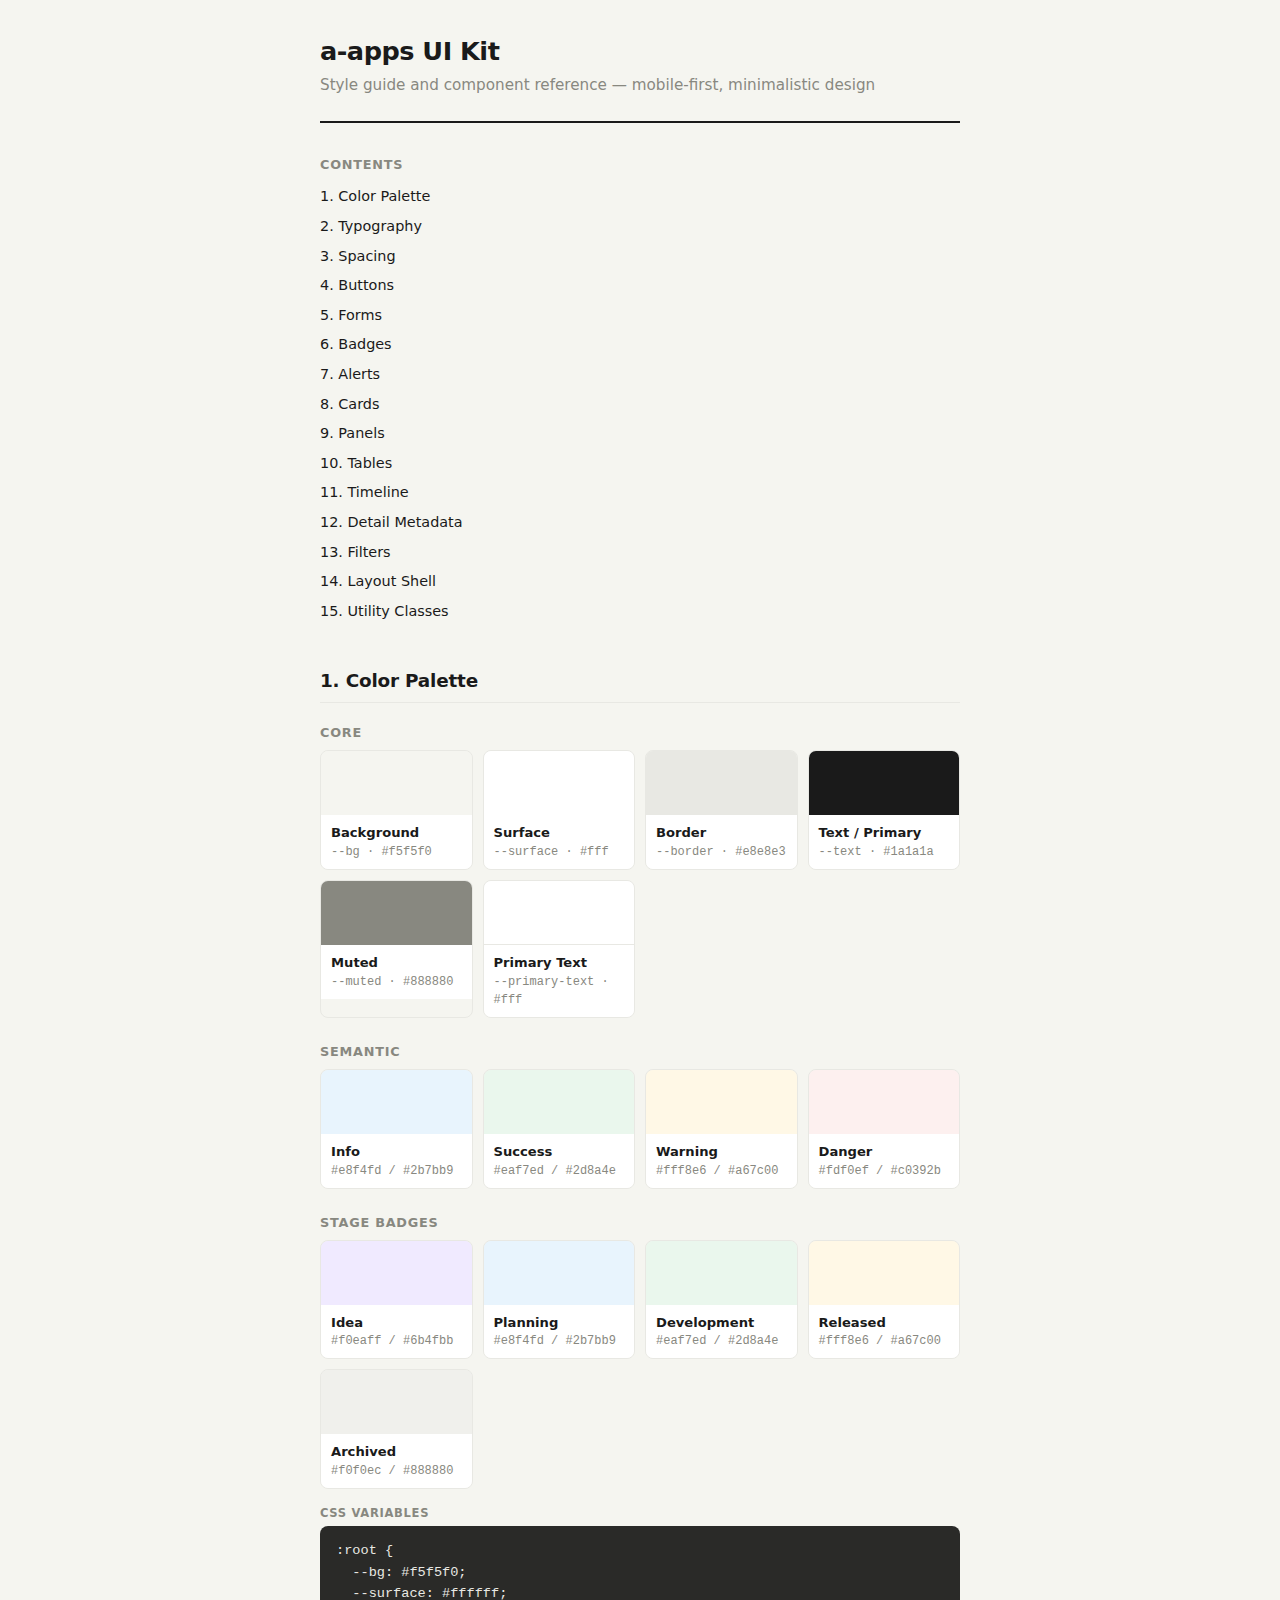
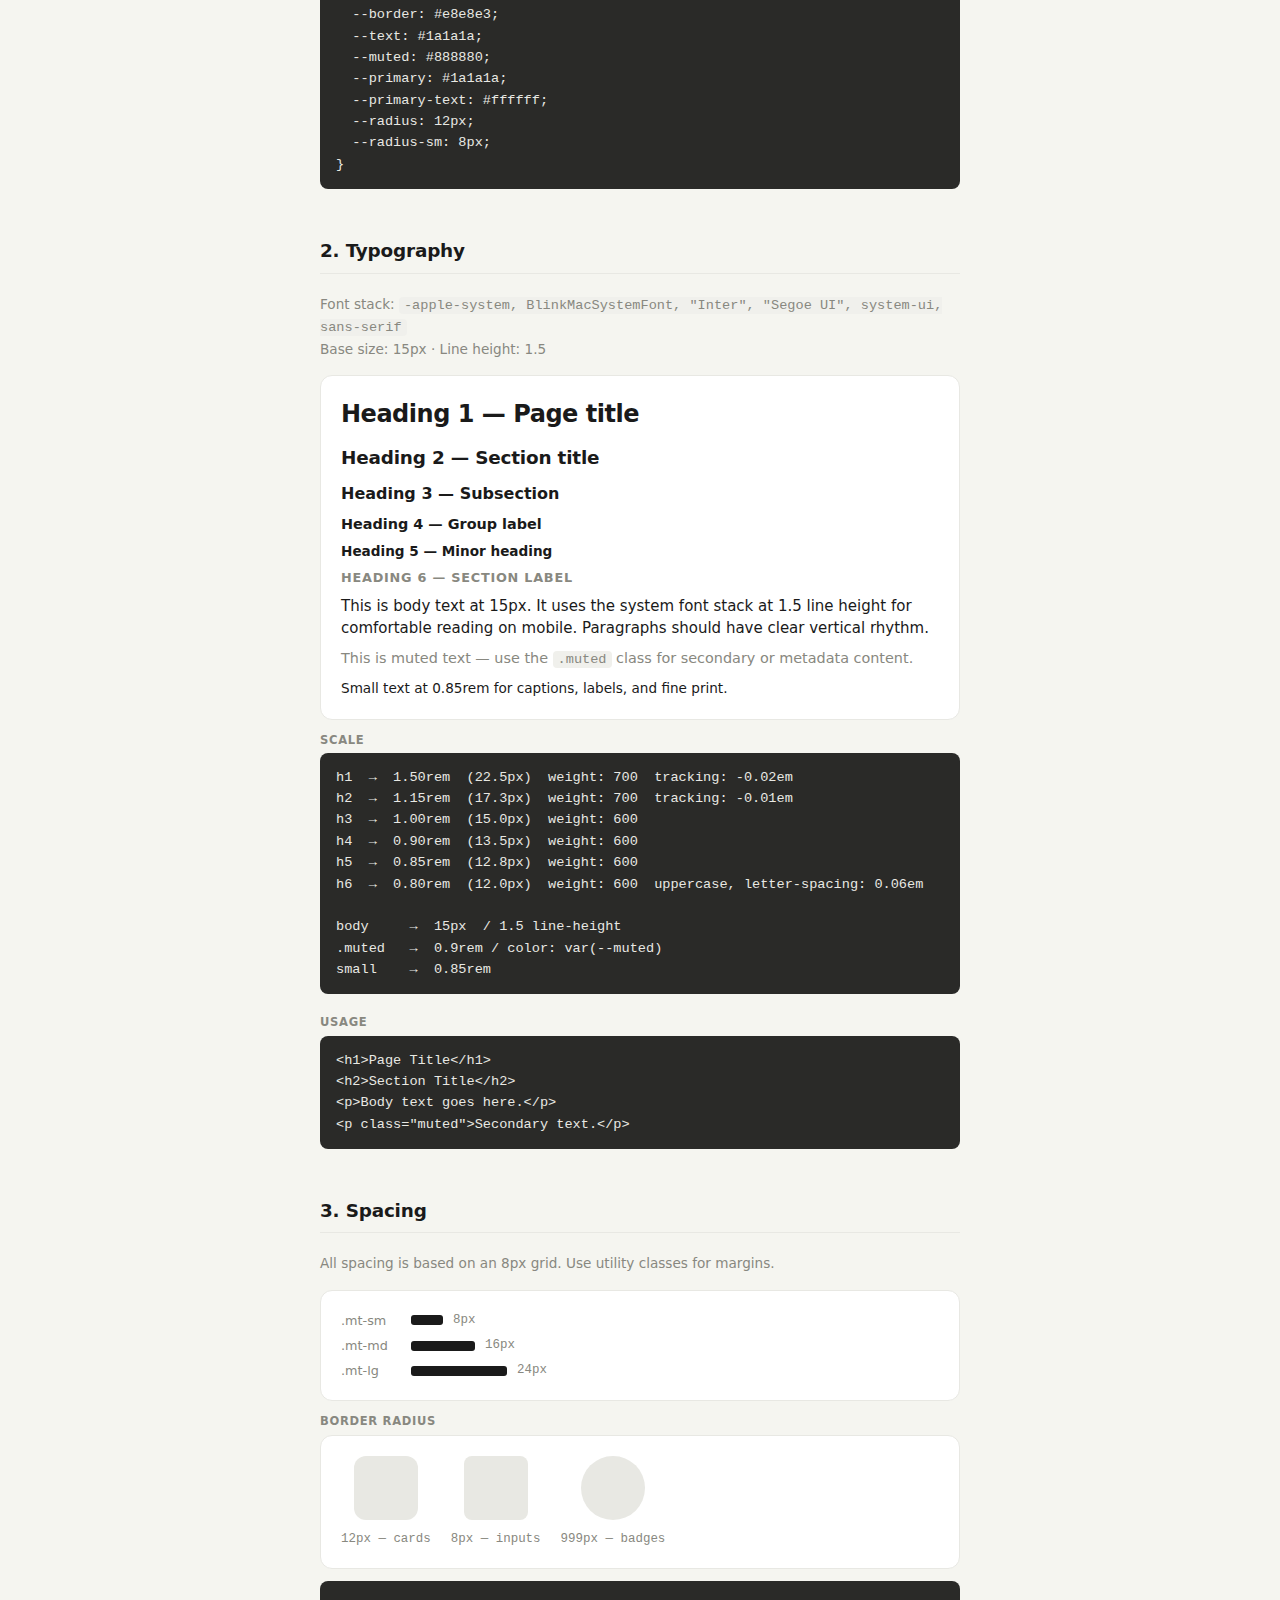
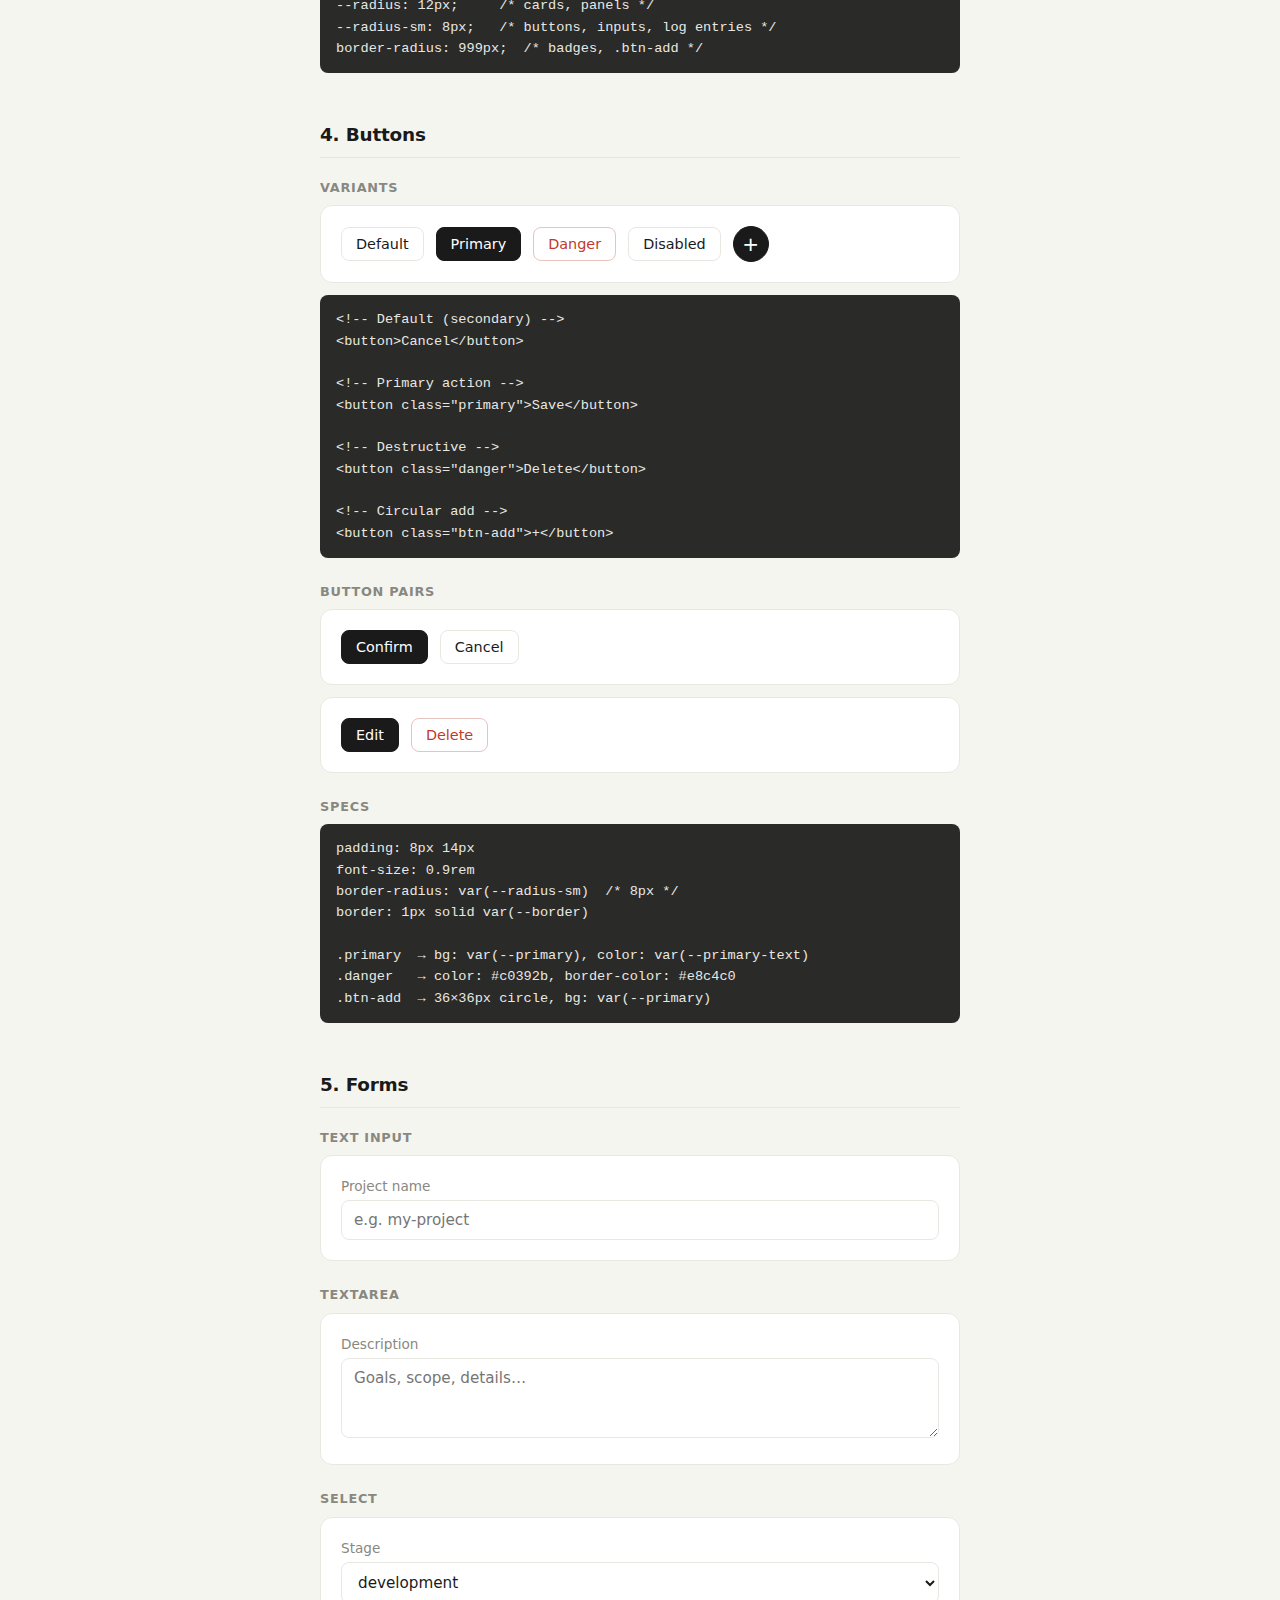
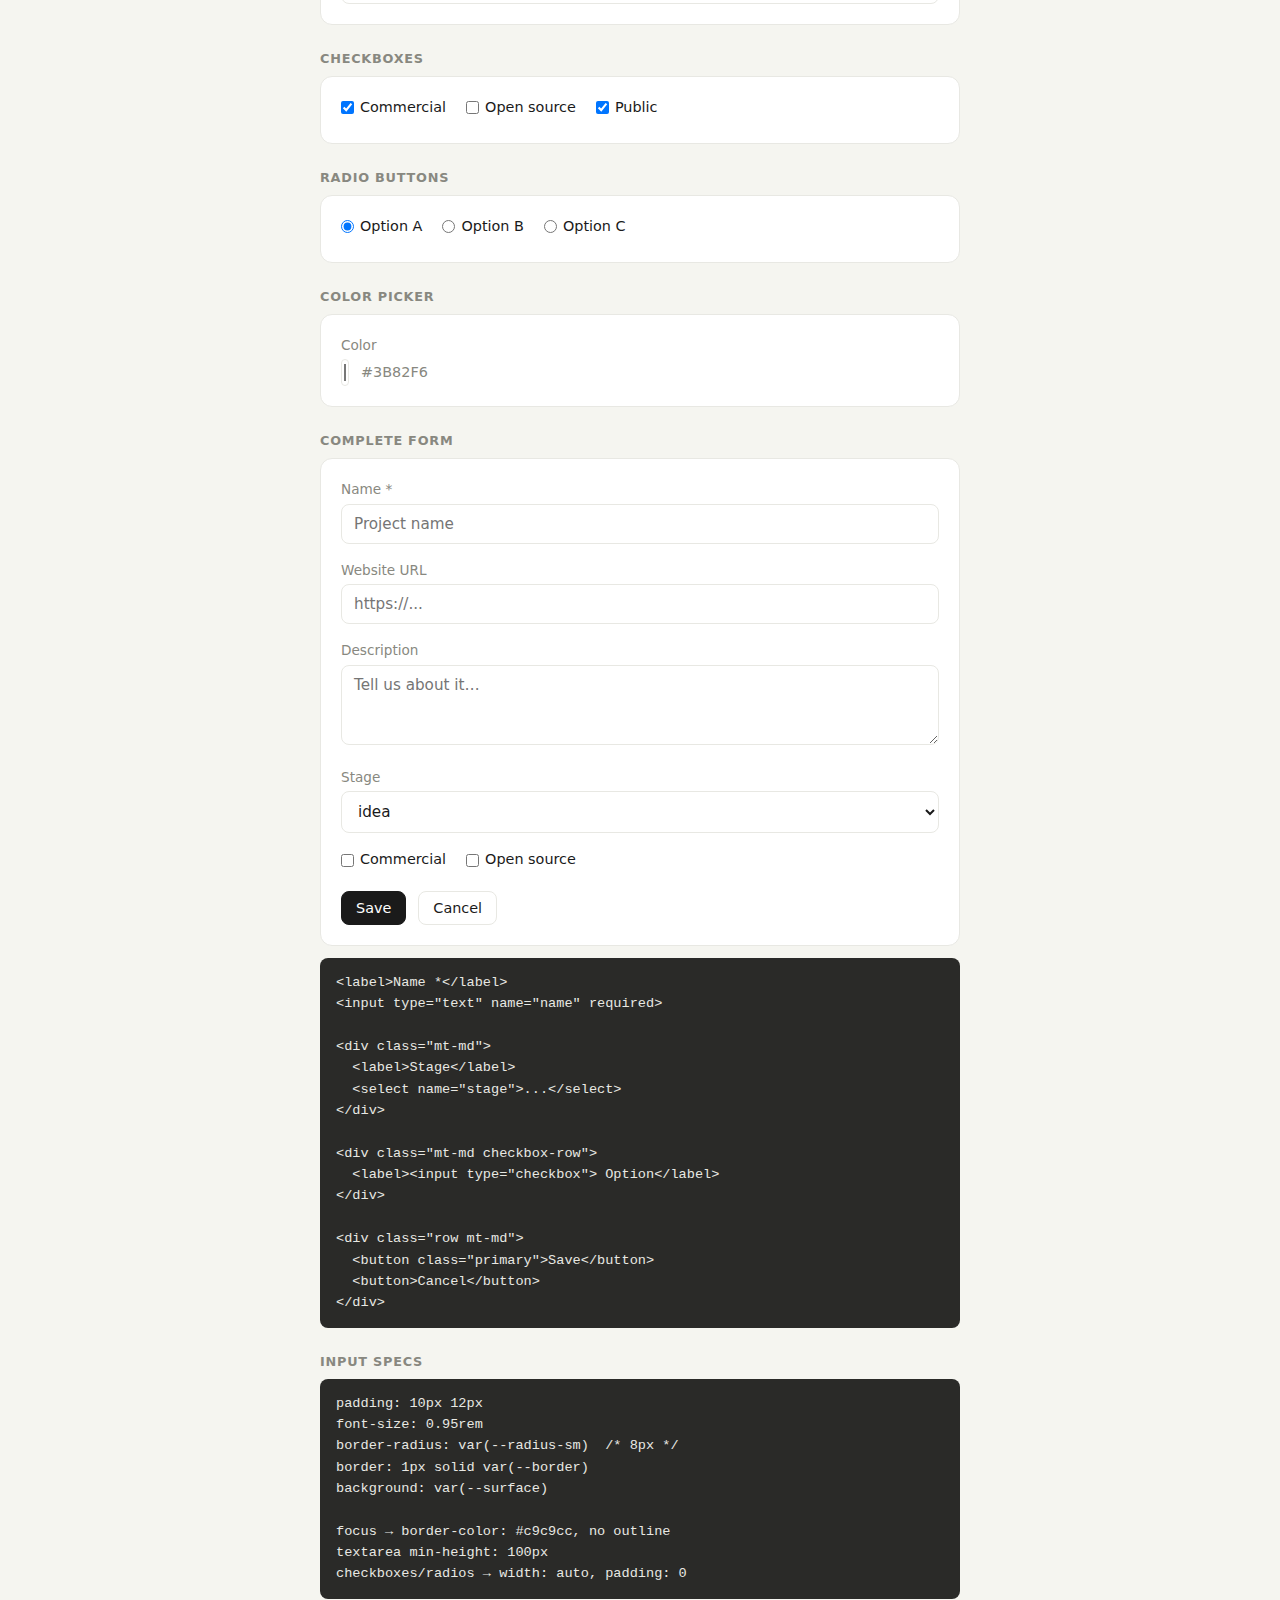
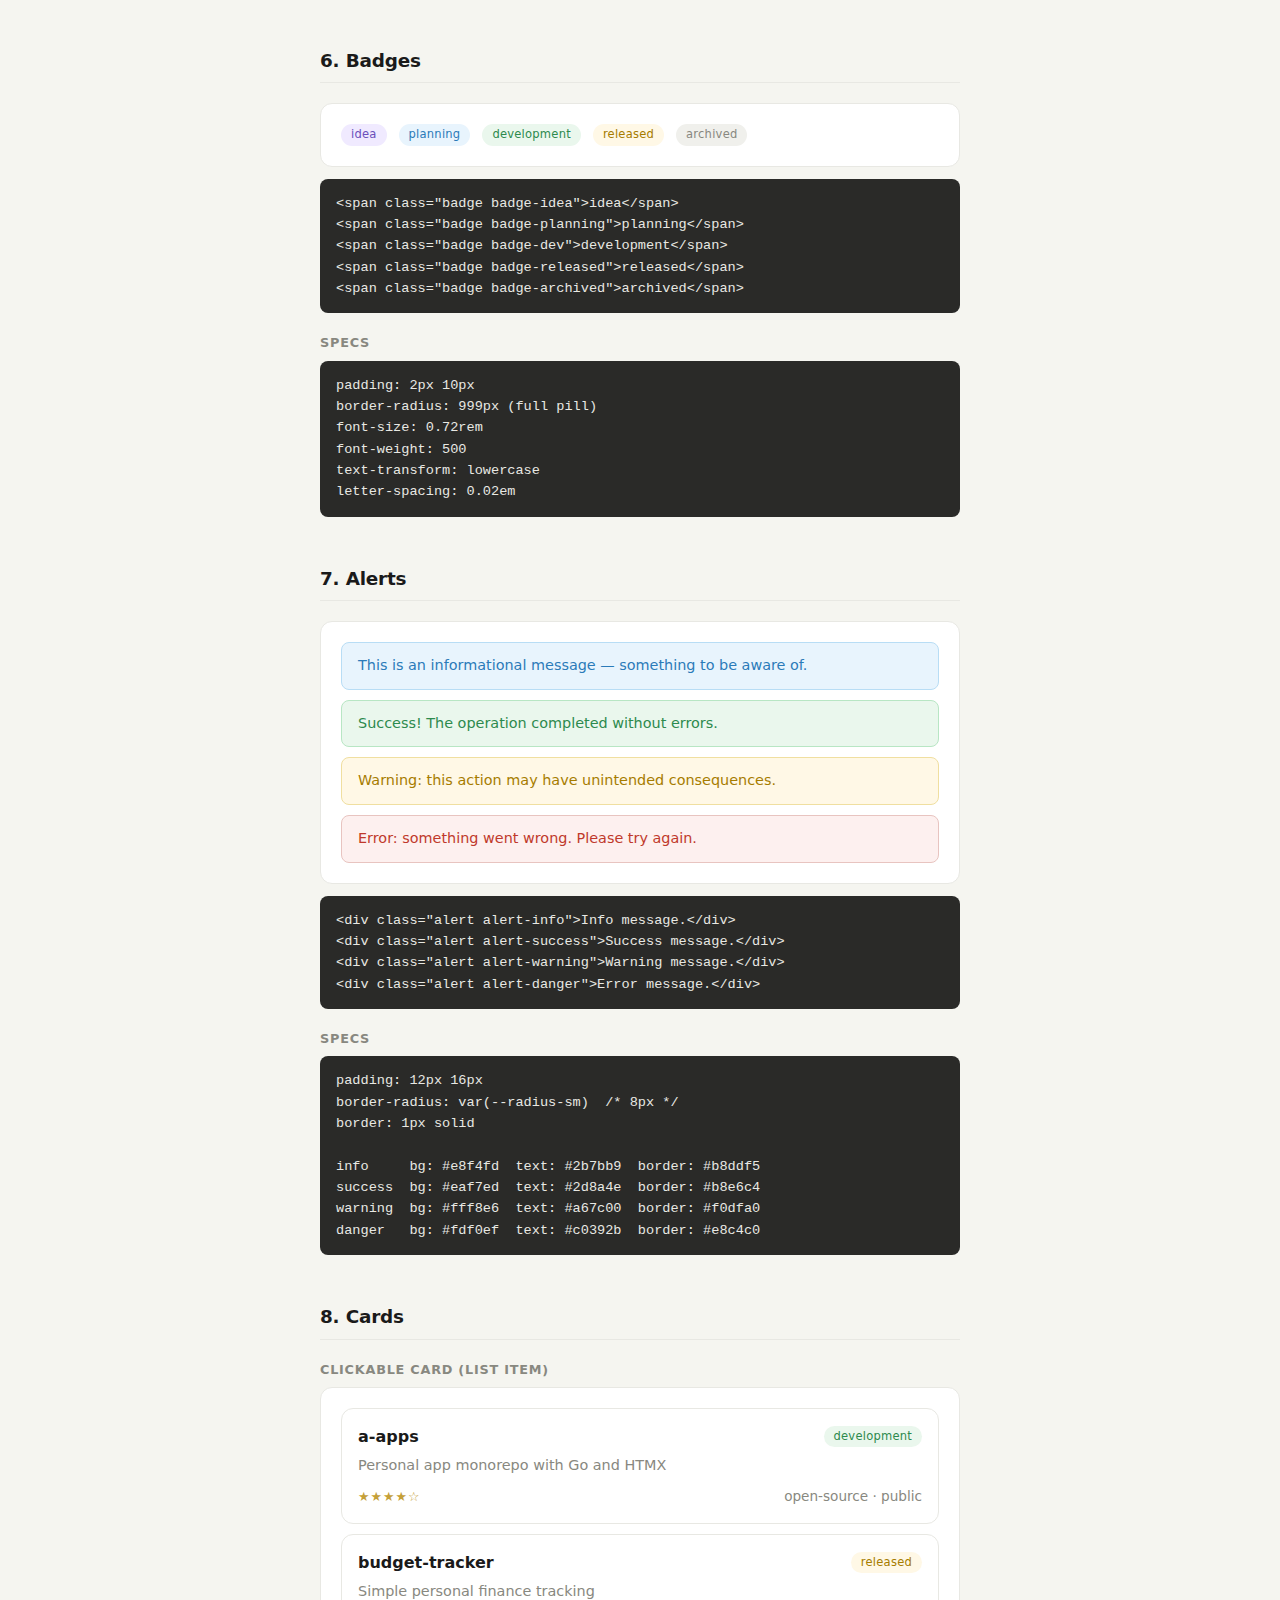
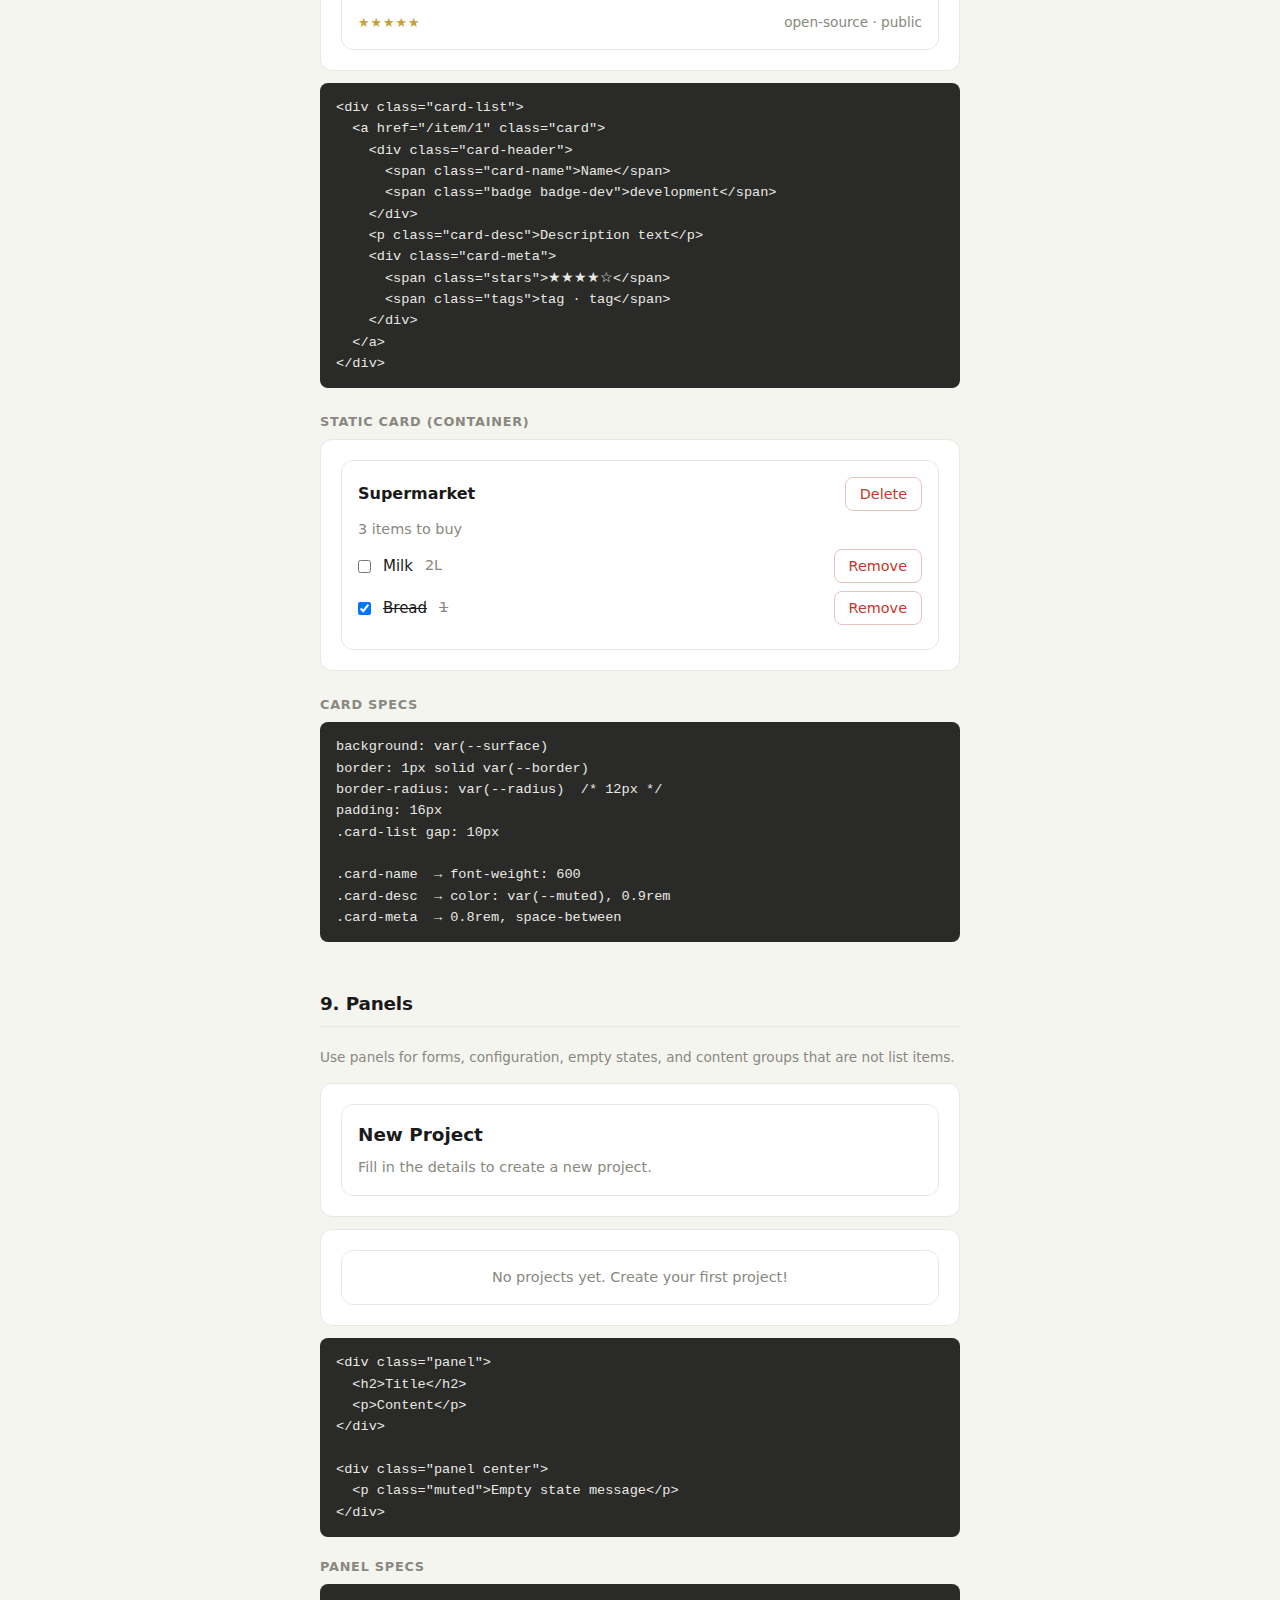
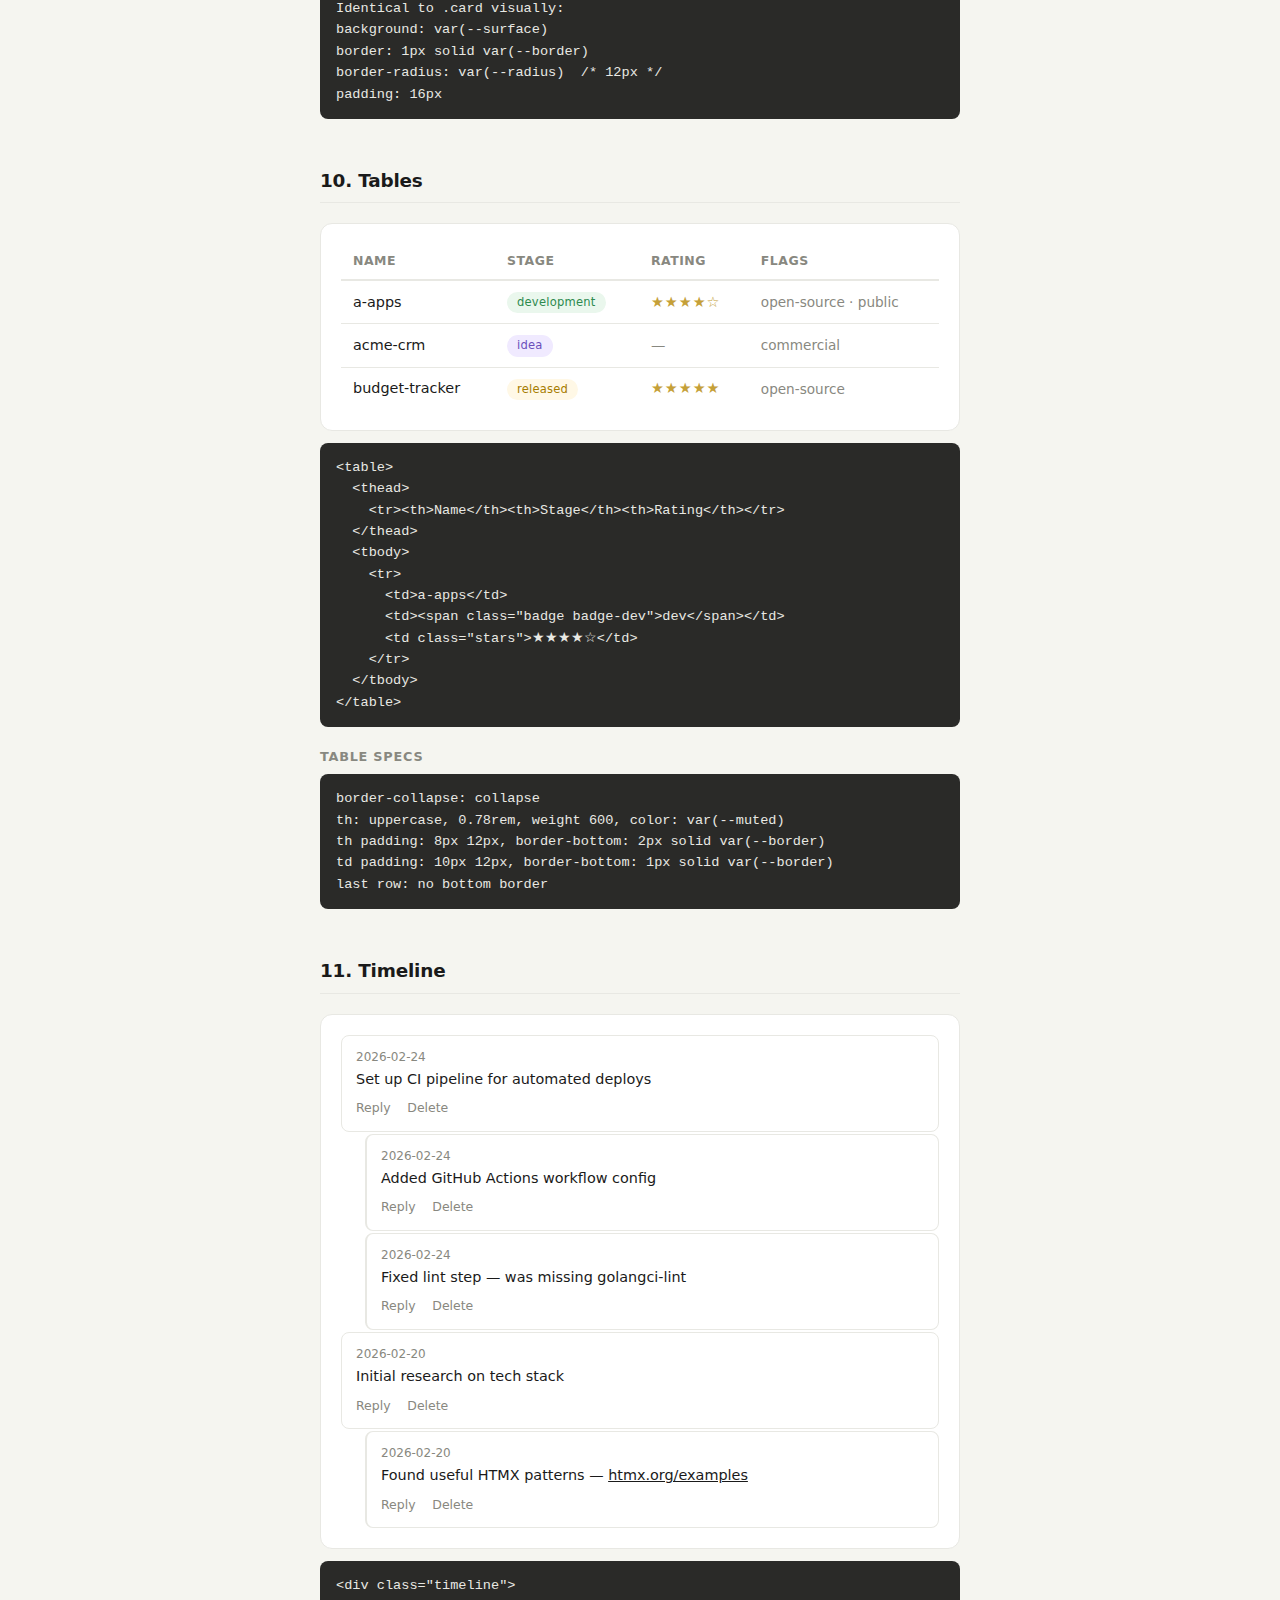
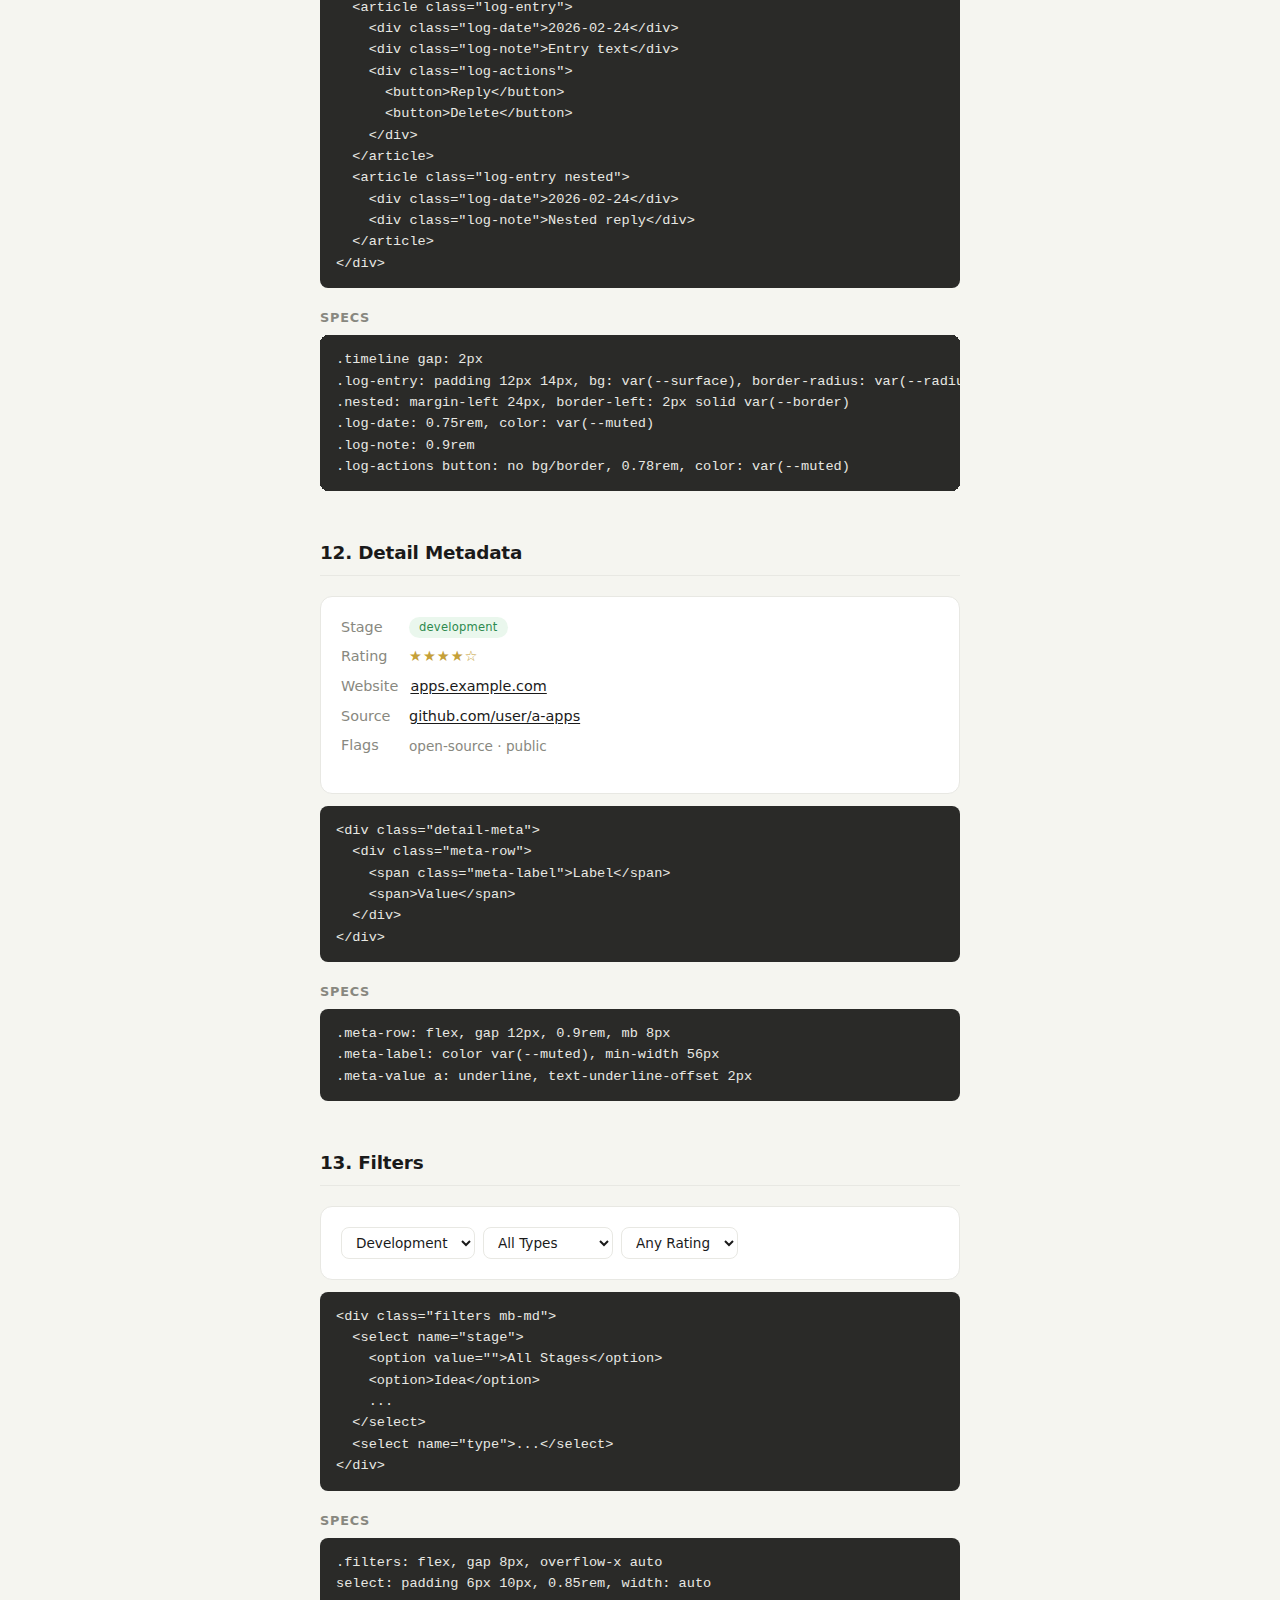
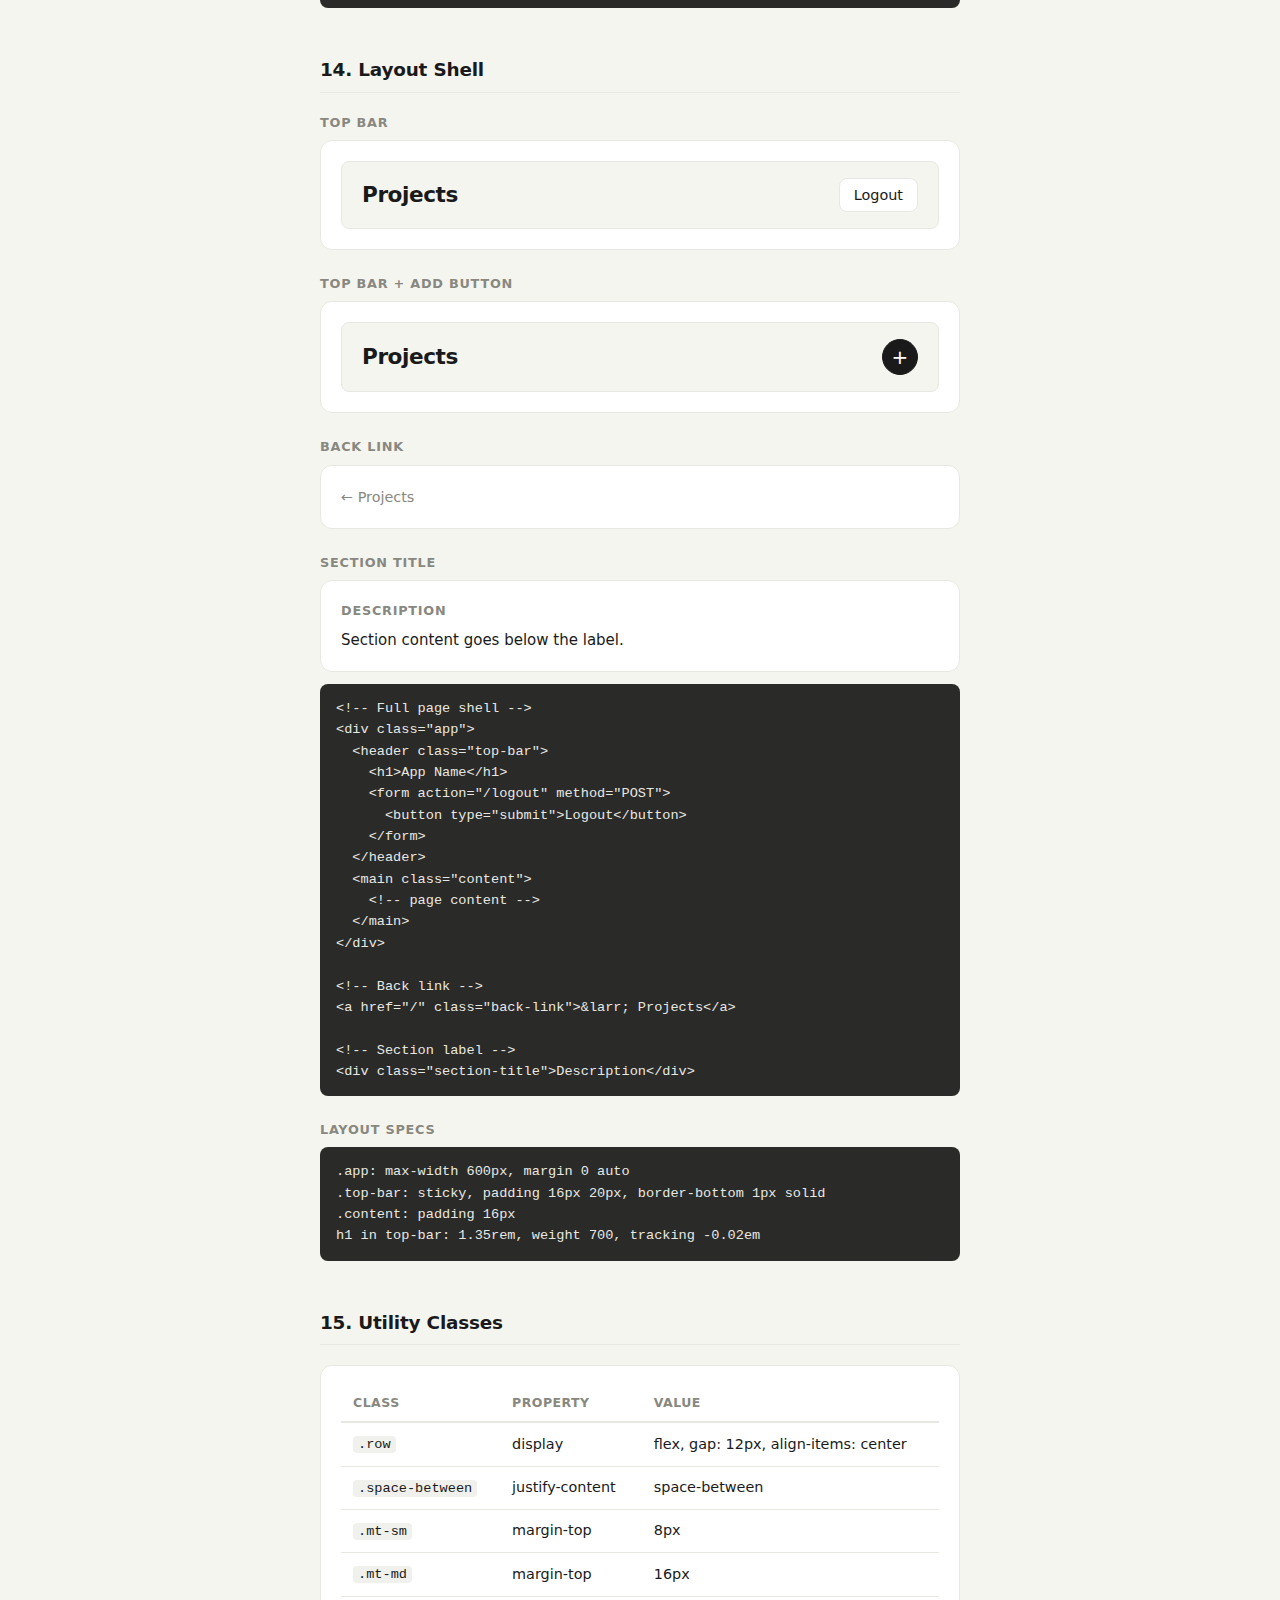
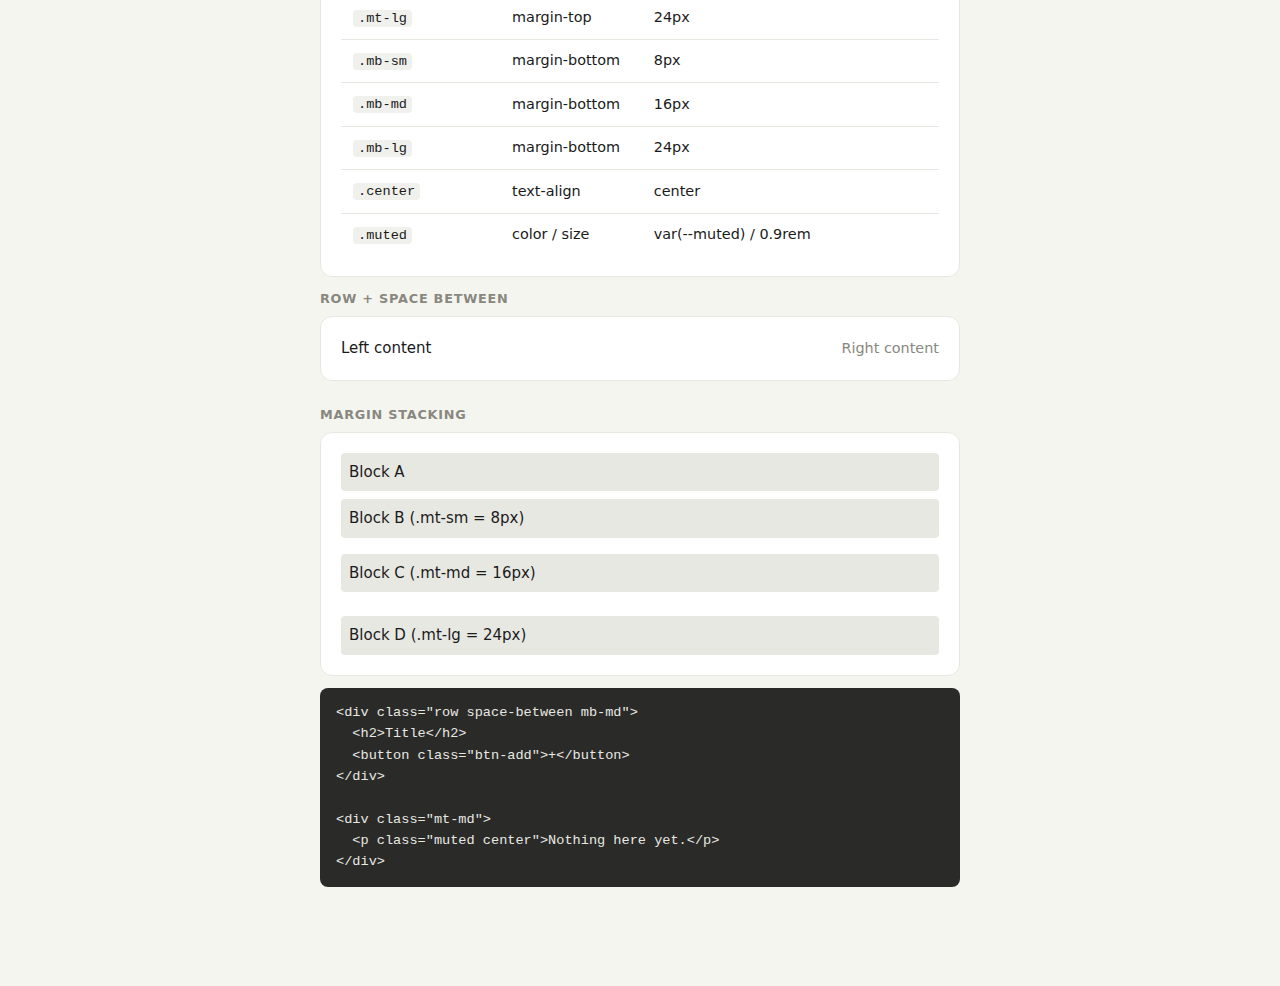
<file: docs/ui-kit.html>
<!DOCTYPE html>
<html lang="en">
<head>
  <meta charset="UTF-8">
  <meta name="viewport" content="width=device-width, initial-scale=1.0">
  <title>a-apps — UI Kit &amp; Style Guide</title>
  <style>
    /* ===== Design Tokens ===== */
    :root {
      --bg: #f5f5f0;
      --surface: #ffffff;
      --border: #e8e8e3;
      --text: #1a1a1a;
      --muted: #888880;
      --primary: #1a1a1a;
      --primary-text: #ffffff;
      --radius: 12px;
      --radius-sm: 8px;

      --info-bg: #e8f4fd;
      --info-text: #2b7bb9;
      --info-border: #b8ddf5;
      --success-bg: #eaf7ed;
      --success-text: #2d8a4e;
      --success-border: #b8e6c4;
      --warning-bg: #fff8e6;
      --warning-text: #a67c00;
      --warning-border: #f0dfa0;
      --danger-bg: #fdf0ef;
      --danger-text: #c0392b;
      --danger-border: #e8c4c0;
    }

    * { box-sizing: border-box; margin: 0; padding: 0; }

    body {
      background: var(--bg);
      color: var(--text);
      font-family: -apple-system, BlinkMacSystemFont, "Inter", "Segoe UI", system-ui, sans-serif;
      font-size: 15px;
      line-height: 1.5;
      -webkit-font-smoothing: antialiased;
    }

    /* ===== Guide layout ===== */
    .guide {
      max-width: 680px;
      margin: 0 auto;
      padding: 0 20px 64px;
    }

    .guide-header {
      padding: 32px 0 24px;
      border-bottom: 2px solid var(--text);
      margin-bottom: 32px;
    }
    .guide-header h1 { font-size: 1.6rem; font-weight: 700; letter-spacing: -0.02em; }
    .guide-header p { color: var(--muted); font-size: 0.95rem; margin-top: 4px; }

    .toc { margin-bottom: 40px; }
    .toc h2 { font-size: 0.8rem; text-transform: uppercase; letter-spacing: 0.06em; color: var(--muted); font-weight: 600; margin-bottom: 8px; }
    .toc a { color: var(--text); text-decoration: none; font-size: 0.9rem; display: block; padding: 4px 0; }
    .toc a:hover { text-decoration: underline; }

    section { margin-bottom: 48px; }
    section > h2 {
      font-size: 1.15rem;
      font-weight: 700;
      letter-spacing: -0.01em;
      padding-bottom: 8px;
      border-bottom: 1px solid var(--border);
      margin-bottom: 20px;
    }
    section > h3 {
      font-size: 0.8rem;
      text-transform: uppercase;
      letter-spacing: 0.06em;
      color: var(--muted);
      font-weight: 600;
      margin-bottom: 8px;
      margin-top: 24px;
    }
    section > h3:first-of-type { margin-top: 0; }

    .sample {
      background: var(--surface);
      border: 1px solid var(--border);
      border-radius: var(--radius);
      padding: 20px;
      margin-bottom: 12px;
    }

    .code-label {
      font-size: 0.72rem;
      text-transform: uppercase;
      letter-spacing: 0.06em;
      color: var(--muted);
      font-weight: 600;
      margin-bottom: 4px;
    }

    pre {
      background: #2a2a28;
      color: #e8e8e3;
      border-radius: var(--radius-sm);
      padding: 14px 16px;
      font-size: 0.82rem;
      line-height: 1.55;
      overflow-x: auto;
      margin-bottom: 20px;
      font-family: "SF Mono", "Fira Code", ui-monospace, monospace;
    }

    code {
      background: #f0f0ec;
      padding: 1px 5px;
      border-radius: 4px;
      font-size: 0.85rem;
      font-family: "SF Mono", "Fira Code", ui-monospace, monospace;
    }
    pre code { background: none; padding: 0; }

    .note {
      font-size: 0.85rem;
      color: var(--muted);
      margin-bottom: 16px;
    }

    /* ===== Color swatches ===== */
    .swatch-grid {
      display: grid;
      grid-template-columns: repeat(auto-fill, minmax(140px, 1fr));
      gap: 10px;
    }
    .swatch {
      border-radius: var(--radius-sm);
      overflow: hidden;
      border: 1px solid var(--border);
    }
    .swatch-color {
      height: 64px;
    }
    .swatch-info {
      background: var(--surface);
      padding: 8px 10px;
    }
    .swatch-name { font-weight: 600; font-size: 0.82rem; }
    .swatch-val { font-size: 0.75rem; color: var(--muted); font-family: "SF Mono", ui-monospace, monospace; }

    /* ===== Spacing demo ===== */
    .spacing-demo { display: flex; flex-direction: column; gap: 6px; }
    .spacing-row { display: flex; align-items: center; gap: 10px; }
    .spacing-bar { background: var(--primary); border-radius: 3px; height: 10px; }
    .spacing-label { font-size: 0.8rem; color: var(--muted); min-width: 60px; }
    .spacing-val { font-size: 0.78rem; font-family: "SF Mono", ui-monospace, monospace; color: var(--muted); }

    /* ===== Inline component styles (same as custom.css) ===== */
    .panel {
      background: var(--surface);
      border: 1px solid var(--border);
      border-radius: var(--radius);
      padding: 16px;
    }

    .card {
      display: block;
      background: var(--surface);
      border: 1px solid var(--border);
      border-radius: var(--radius);
      padding: 16px;
      text-decoration: none;
      color: inherit;
    }
    .card:active { box-shadow: 0 0 0 2px rgba(0,0,0,0.08); }
    .card-list { display: flex; flex-direction: column; gap: 10px; }
    .card-header { display: flex; align-items: center; justify-content: space-between; margin-bottom: 6px; }
    .card-name { font-weight: 600; font-size: 1rem; }
    .card-desc { color: var(--muted); font-size: 0.9rem; margin-bottom: 10px; }
    .card-meta { display: flex; align-items: center; justify-content: space-between; font-size: 0.8rem; }

    .badge { display: inline-block; padding: 2px 10px; border-radius: 999px; font-size: 0.72rem; font-weight: 500; letter-spacing: 0.02em; text-transform: lowercase; }
    .badge-idea     { background: #f0eaff; color: #6b4fbb; }
    .badge-planning { background: #e8f4fd; color: #2b7bb9; }
    .badge-dev      { background: #eaf7ed; color: #2d8a4e; }
    .badge-released { background: #fff8e6; color: #a67c00; }
    .badge-archived { background: #f0f0ec; color: #888880; }

    button, .button {
      border-radius: var(--radius-sm);
      padding: 8px 14px;
      font-size: 0.9rem;
      cursor: pointer;
      border: 1px solid var(--border);
      background: var(--surface);
      color: var(--text);
      font-family: inherit;
    }
    button.primary, .button.primary { background: var(--primary); color: var(--primary-text); border: 1px solid var(--primary); }
    button.danger { color: #c0392b; border-color: #e8c4c0; }
    button:hover { opacity: 0.9; }
    button.btn-add, a.btn-add {
      display: inline-flex; align-items: center; justify-content: center;
      width: 36px; height: 36px; padding: 0; border-radius: 50%;
      background: var(--primary); color: var(--primary-text); font-size: 1.25rem;
      text-decoration: none; line-height: 1; border: 1px solid var(--primary);
    }

    label { display: block; font-size: 0.85rem; font-weight: 500; color: var(--muted); margin-bottom: 4px; }
    input, textarea, select {
      width: 100%; padding: 10px 12px; border-radius: var(--radius-sm);
      border: 1px solid var(--border); font-size: 0.95rem;
      background: var(--surface); color: var(--text); font-family: inherit;
    }
    input:focus, textarea:focus, select:focus { outline: none; border-color: #c9c9cc; }
    textarea { min-height: 100px; resize: vertical; }
    input[type="checkbox"], input[type="radio"], input[type="color"] { width: auto; padding: 0; }

    .checkbox-row { display: flex; gap: 20px; align-items: center; }
    .checkbox-row label { display: flex; align-items: center; gap: 6px; font-size: 0.9rem; color: var(--text); }

    .filters { display: flex; gap: 8px; overflow-x: auto; -webkit-overflow-scrolling: touch; }
    .filters select { flex-shrink: 0; padding: 6px 10px; border-radius: var(--radius-sm); font-size: 0.85rem; width: auto; }

    .back-link { display: inline-flex; align-items: center; gap: 4px; font-size: 0.9rem; color: var(--muted); text-decoration: none; }
    .detail-meta { margin-bottom: 16px; }
    .meta-row { display: flex; align-items: center; gap: 12px; margin-bottom: 8px; font-size: 0.9rem; }
    .meta-label { color: var(--muted); min-width: 56px; }
    .meta-value a { color: var(--text); text-decoration: underline; text-underline-offset: 2px; }

    .section-title { font-size: 0.8rem; text-transform: uppercase; letter-spacing: 0.06em; color: var(--muted); font-weight: 600; margin-bottom: 8px; }

    .timeline { display: flex; flex-direction: column; gap: 2px; }
    .log-entry { padding: 12px 14px; background: var(--surface); border: 1px solid var(--border); border-radius: var(--radius-sm); }
    .log-entry.nested { margin-left: 24px; border-left: 2px solid var(--border); }
    .log-date { font-size: 0.75rem; color: var(--muted); margin-bottom: 3px; }
    .log-note { font-size: 0.9rem; }
    .log-note a { color: var(--text); }
    .log-actions { margin-top: 6px; }
    .log-actions button { background: none; border: none; font-size: 0.78rem; color: var(--muted); cursor: pointer; padding: 0; margin-right: 12px; }

    .stars { color: #c5a038; letter-spacing: 1px; }
    .tags { color: var(--muted); font-size: 0.85rem; }
    .muted { color: var(--muted); font-size: 0.9rem; }

    .row { display: flex; gap: 12px; align-items: center; }
    .space-between { justify-content: space-between; }
    .mt-sm { margin-top: 8px; } .mt-md { margin-top: 16px; } .mt-lg { margin-top: 24px; }
    .mb-sm { margin-bottom: 8px; } .mb-md { margin-bottom: 16px; } .mb-lg { margin-bottom: 24px; }
    .center { text-align: center; }

    /* ===== Alerts ===== */
    .alert {
      padding: 12px 16px;
      border-radius: var(--radius-sm);
      font-size: 0.9rem;
      line-height: 1.5;
      border: 1px solid;
    }
    .alert-info    { background: var(--info-bg);    color: var(--info-text);    border-color: var(--info-border); }
    .alert-success { background: var(--success-bg); color: var(--success-text); border-color: var(--success-border); }
    .alert-warning { background: var(--warning-bg); color: var(--warning-text); border-color: var(--warning-border); }
    .alert-danger  { background: var(--danger-bg);  color: var(--danger-text);  border-color: var(--danger-border); }

    /* ===== Table ===== */
    table { width: 100%; border-collapse: collapse; font-size: 0.9rem; }
    th { text-align: left; font-weight: 600; font-size: 0.78rem; text-transform: uppercase; letter-spacing: 0.04em; color: var(--muted); padding: 8px 12px; border-bottom: 2px solid var(--border); }
    td { padding: 10px 12px; border-bottom: 1px solid var(--border); }
    tr:last-child td { border-bottom: none; }

    /* ===== Top bar (for demo) ===== */
    .top-bar-demo {
      display: flex; align-items: center; justify-content: space-between;
      padding: 16px 20px; background: var(--bg); border: 1px solid var(--border);
      border-radius: var(--radius-sm);
    }
    .top-bar-demo h1 { font-size: 1.35rem; font-weight: 700; letter-spacing: -0.02em; }
  </style>
</head>
<body>

<div class="guide">

  <!-- ===== Header ===== -->
  <header class="guide-header">
    <h1>a-apps UI Kit</h1>
    <p>Style guide and component reference — mobile-first, minimalistic design</p>
  </header>

  <!-- ===== Table of Contents ===== -->
  <nav class="toc">
    <h2>Contents</h2>
    <a href="#colors">1. Color Palette</a>
    <a href="#typography">2. Typography</a>
    <a href="#spacing">3. Spacing</a>
    <a href="#buttons">4. Buttons</a>
    <a href="#forms">5. Forms</a>
    <a href="#badges">6. Badges</a>
    <a href="#alerts">7. Alerts</a>
    <a href="#cards">8. Cards</a>
    <a href="#panels">9. Panels</a>
    <a href="#tables">10. Tables</a>
    <a href="#timeline">11. Timeline</a>
    <a href="#detail-meta">12. Detail Metadata</a>
    <a href="#filters">13. Filters</a>
    <a href="#layout">14. Layout Shell</a>
    <a href="#utilities">15. Utility Classes</a>
  </nav>


  <!-- ═══════════════════════════════════════════ -->
  <!-- 1. COLOR PALETTE                            -->
  <!-- ═══════════════════════════════════════════ -->
  <section id="colors">
    <h2>1. Color Palette</h2>

    <h3>Core</h3>
    <div class="swatch-grid mb-md">
      <div class="swatch"><div class="swatch-color" style="background:#f5f5f0"></div><div class="swatch-info"><div class="swatch-name">Background</div><div class="swatch-val">--bg · #f5f5f0</div></div></div>
      <div class="swatch"><div class="swatch-color" style="background:#ffffff"></div><div class="swatch-info"><div class="swatch-name">Surface</div><div class="swatch-val">--surface · #fff</div></div></div>
      <div class="swatch"><div class="swatch-color" style="background:#e8e8e3"></div><div class="swatch-info"><div class="swatch-name">Border</div><div class="swatch-val">--border · #e8e8e3</div></div></div>
      <div class="swatch"><div class="swatch-color" style="background:#1a1a1a"></div><div class="swatch-info"><div class="swatch-name">Text / Primary</div><div class="swatch-val">--text · #1a1a1a</div></div></div>
      <div class="swatch"><div class="swatch-color" style="background:#888880"></div><div class="swatch-info"><div class="swatch-name">Muted</div><div class="swatch-val">--muted · #888880</div></div></div>
      <div class="swatch"><div class="swatch-color" style="background:#ffffff;border-bottom:1px solid #e8e8e3"></div><div class="swatch-info"><div class="swatch-name">Primary Text</div><div class="swatch-val">--primary-text · #fff</div></div></div>
    </div>

    <h3>Semantic</h3>
    <div class="swatch-grid mb-md">
      <div class="swatch"><div class="swatch-color" style="background:#e8f4fd"></div><div class="swatch-info"><div class="swatch-name">Info</div><div class="swatch-val">#e8f4fd / #2b7bb9</div></div></div>
      <div class="swatch"><div class="swatch-color" style="background:#eaf7ed"></div><div class="swatch-info"><div class="swatch-name">Success</div><div class="swatch-val">#eaf7ed / #2d8a4e</div></div></div>
      <div class="swatch"><div class="swatch-color" style="background:#fff8e6"></div><div class="swatch-info"><div class="swatch-name">Warning</div><div class="swatch-val">#fff8e6 / #a67c00</div></div></div>
      <div class="swatch"><div class="swatch-color" style="background:#fdf0ef"></div><div class="swatch-info"><div class="swatch-name">Danger</div><div class="swatch-val">#fdf0ef / #c0392b</div></div></div>
    </div>

    <h3>Stage Badges</h3>
    <div class="swatch-grid">
      <div class="swatch"><div class="swatch-color" style="background:#f0eaff"></div><div class="swatch-info"><div class="swatch-name">Idea</div><div class="swatch-val">#f0eaff / #6b4fbb</div></div></div>
      <div class="swatch"><div class="swatch-color" style="background:#e8f4fd"></div><div class="swatch-info"><div class="swatch-name">Planning</div><div class="swatch-val">#e8f4fd / #2b7bb9</div></div></div>
      <div class="swatch"><div class="swatch-color" style="background:#eaf7ed"></div><div class="swatch-info"><div class="swatch-name">Development</div><div class="swatch-val">#eaf7ed / #2d8a4e</div></div></div>
      <div class="swatch"><div class="swatch-color" style="background:#fff8e6"></div><div class="swatch-info"><div class="swatch-name">Released</div><div class="swatch-val">#fff8e6 / #a67c00</div></div></div>
      <div class="swatch"><div class="swatch-color" style="background:#f0f0ec"></div><div class="swatch-info"><div class="swatch-name">Archived</div><div class="swatch-val">#f0f0ec / #888880</div></div></div>
    </div>

    <p class="code-label mt-md">CSS Variables</p>
    <pre><code>:root {
  --bg: #f5f5f0;
  --surface: #ffffff;
  --border: #e8e8e3;
  --text: #1a1a1a;
  --muted: #888880;
  --primary: #1a1a1a;
  --primary-text: #ffffff;
  --radius: 12px;
  --radius-sm: 8px;
}</code></pre>
  </section>


  <!-- ═══════════════════════════════════════════ -->
  <!-- 2. TYPOGRAPHY                               -->
  <!-- ═══════════════════════════════════════════ -->
  <section id="typography">
    <h2>2. Typography</h2>

    <p class="note">Font stack: <code>-apple-system, BlinkMacSystemFont, "Inter", "Segoe UI", system-ui, sans-serif</code><br>Base size: 15px · Line height: 1.5</p>

    <div class="sample">
      <h1 style="font-size:1.5rem;font-weight:700;letter-spacing:-0.02em;margin-bottom:12px">Heading 1 — Page title</h1>
      <h2 style="font-size:1.15rem;font-weight:700;letter-spacing:-0.01em;margin-bottom:10px">Heading 2 — Section title</h2>
      <h3 style="font-size:1rem;font-weight:600;margin-bottom:8px">Heading 3 — Subsection</h3>
      <h4 style="font-size:0.9rem;font-weight:600;margin-bottom:6px">Heading 4 — Group label</h4>
      <h5 style="font-size:0.85rem;font-weight:600;margin-bottom:6px">Heading 5 — Minor heading</h5>
      <h6 style="font-size:0.8rem;font-weight:600;text-transform:uppercase;letter-spacing:0.06em;color:#888880;margin-bottom:8px">Heading 6 — Section label</h6>
      <p style="margin-bottom:8px">This is body text at 15px. It uses the system font stack at 1.5 line height for comfortable reading on mobile. Paragraphs should have clear vertical rhythm.</p>
      <p style="color:#888880;font-size:0.9rem;margin-bottom:8px">This is muted text — use the <code>.muted</code> class for secondary or metadata content.</p>
      <p style="font-size:0.85rem;margin-bottom:0">Small text at 0.85rem for captions, labels, and fine print.</p>
    </div>

    <p class="code-label">Scale</p>
    <pre><code>h1  →  1.50rem  (22.5px)  weight: 700  tracking: -0.02em
h2  →  1.15rem  (17.3px)  weight: 700  tracking: -0.01em
h3  →  1.00rem  (15.0px)  weight: 600
h4  →  0.90rem  (13.5px)  weight: 600
h5  →  0.85rem  (12.8px)  weight: 600
h6  →  0.80rem  (12.0px)  weight: 600  uppercase, letter-spacing: 0.06em

body     →  15px  / 1.5 line-height
.muted   →  0.9rem / color: var(--muted)
small    →  0.85rem</code></pre>

    <p class="code-label">Usage</p>
    <pre><code>&lt;h1&gt;Page Title&lt;/h1&gt;
&lt;h2&gt;Section Title&lt;/h2&gt;
&lt;p&gt;Body text goes here.&lt;/p&gt;
&lt;p class="muted"&gt;Secondary text.&lt;/p&gt;</code></pre>
  </section>


  <!-- ═══════════════════════════════════════════ -->
  <!-- 3. SPACING                                  -->
  <!-- ═══════════════════════════════════════════ -->
  <section id="spacing">
    <h2>3. Spacing</h2>

    <p class="note">All spacing is based on an 8px grid. Use utility classes for margins.</p>

    <div class="sample">
      <div class="spacing-demo">
        <div class="spacing-row">
          <span class="spacing-label">.mt-sm</span>
          <div class="spacing-bar" style="width:32px"></div>
          <span class="spacing-val">8px</span>
        </div>
        <div class="spacing-row">
          <span class="spacing-label">.mt-md</span>
          <div class="spacing-bar" style="width:64px"></div>
          <span class="spacing-val">16px</span>
        </div>
        <div class="spacing-row">
          <span class="spacing-label">.mt-lg</span>
          <div class="spacing-bar" style="width:96px"></div>
          <span class="spacing-val">24px</span>
        </div>
      </div>
    </div>

    <p class="code-label">Border Radius</p>
    <div class="sample">
      <div class="row" style="gap:20px;flex-wrap:wrap">
        <div style="text-align:center">
          <div style="width:64px;height:64px;background:var(--border);border-radius:12px;margin:0 auto 6px"></div>
          <span class="spacing-val">12px — cards</span>
        </div>
        <div style="text-align:center">
          <div style="width:64px;height:64px;background:var(--border);border-radius:8px;margin:0 auto 6px"></div>
          <span class="spacing-val">8px — inputs</span>
        </div>
        <div style="text-align:center">
          <div style="width:64px;height:64px;background:var(--border);border-radius:999px;margin:0 auto 6px"></div>
          <span class="spacing-val">999px — badges</span>
        </div>
      </div>
    </div>

    <pre><code>--radius: 12px;     /* cards, panels */
--radius-sm: 8px;   /* buttons, inputs, log entries */
border-radius: 999px;  /* badges, .btn-add */</code></pre>
  </section>


  <!-- ═══════════════════════════════════════════ -->
  <!-- 4. BUTTONS                                  -->
  <!-- ═══════════════════════════════════════════ -->
  <section id="buttons">
    <h2>4. Buttons</h2>

    <h3>Variants</h3>
    <div class="sample">
      <div class="row" style="flex-wrap:wrap">
        <button>Default</button>
        <button class="primary">Primary</button>
        <button class="danger">Danger</button>
        <button disabled>Disabled</button>
        <button class="btn-add">+</button>
      </div>
    </div>

    <pre><code>&lt;!-- Default (secondary) --&gt;
&lt;button&gt;Cancel&lt;/button&gt;

&lt;!-- Primary action --&gt;
&lt;button class="primary"&gt;Save&lt;/button&gt;

&lt;!-- Destructive --&gt;
&lt;button class="danger"&gt;Delete&lt;/button&gt;

&lt;!-- Circular add --&gt;
&lt;button class="btn-add"&gt;+&lt;/button&gt;</code></pre>

    <h3>Button Pairs</h3>
    <div class="sample">
      <div class="row">
        <button class="primary">Confirm</button>
        <button>Cancel</button>
      </div>
    </div>
    <div class="sample">
      <div class="row">
        <button class="primary">Edit</button>
        <button class="danger">Delete</button>
      </div>
    </div>

    <h3>Specs</h3>
    <pre><code>padding: 8px 14px
font-size: 0.9rem
border-radius: var(--radius-sm)  /* 8px */
border: 1px solid var(--border)

.primary  → bg: var(--primary), color: var(--primary-text)
.danger   → color: #c0392b, border-color: #e8c4c0
.btn-add  → 36×36px circle, bg: var(--primary)</code></pre>
  </section>


  <!-- ═══════════════════════════════════════════ -->
  <!-- 5. FORMS                                    -->
  <!-- ═══════════════════════════════════════════ -->
  <section id="forms">
    <h2>5. Forms</h2>

    <h3>Text Input</h3>
    <div class="sample">
      <label for="demo-text">Project name</label>
      <input type="text" id="demo-text" placeholder="e.g. my-project">
    </div>

    <h3>Textarea</h3>
    <div class="sample">
      <label for="demo-area">Description</label>
      <textarea id="demo-area" placeholder="Goals, scope, details…" style="min-height:80px"></textarea>
    </div>

    <h3>Select</h3>
    <div class="sample">
      <label for="demo-select">Stage</label>
      <select id="demo-select">
        <option>idea</option>
        <option>planning</option>
        <option selected>development</option>
        <option>released</option>
        <option>archived</option>
      </select>
    </div>

    <h3>Checkboxes</h3>
    <div class="sample">
      <div class="checkbox-row">
        <label><input type="checkbox" checked> Commercial</label>
        <label><input type="checkbox"> Open source</label>
        <label><input type="checkbox" checked> Public</label>
      </div>
    </div>

    <h3>Radio Buttons</h3>
    <div class="sample">
      <div class="checkbox-row">
        <label><input type="radio" name="demo-radio" checked> Option A</label>
        <label><input type="radio" name="demo-radio"> Option B</label>
        <label><input type="radio" name="demo-radio"> Option C</label>
      </div>
    </div>

    <h3>Color Picker</h3>
    <div class="sample">
      <label>Color</label>
      <div class="row">
        <input type="color" value="#3B82F6">
        <span class="muted">#3B82F6</span>
      </div>
    </div>

    <h3>Complete Form</h3>
    <div class="sample">
      <label for="form-name">Name *</label>
      <input type="text" id="form-name" placeholder="Project name" required>

      <div class="mt-md">
        <label for="form-url">Website URL</label>
        <input type="url" id="form-url" placeholder="https://...">
      </div>

      <div class="mt-md">
        <label for="form-desc">Description</label>
        <textarea id="form-desc" placeholder="Tell us about it…" style="min-height:80px"></textarea>
      </div>

      <div class="mt-md">
        <label for="form-stage">Stage</label>
        <select id="form-stage">
          <option>idea</option>
          <option>planning</option>
          <option>development</option>
        </select>
      </div>

      <div class="mt-md checkbox-row">
        <label><input type="checkbox"> Commercial</label>
        <label><input type="checkbox"> Open source</label>
      </div>

      <div class="row mt-md">
        <button class="primary">Save</button>
        <button>Cancel</button>
      </div>
    </div>

    <pre><code>&lt;label&gt;Name *&lt;/label&gt;
&lt;input type="text" name="name" required&gt;

&lt;div class="mt-md"&gt;
  &lt;label&gt;Stage&lt;/label&gt;
  &lt;select name="stage"&gt;...&lt;/select&gt;
&lt;/div&gt;

&lt;div class="mt-md checkbox-row"&gt;
  &lt;label&gt;&lt;input type="checkbox"&gt; Option&lt;/label&gt;
&lt;/div&gt;

&lt;div class="row mt-md"&gt;
  &lt;button class="primary"&gt;Save&lt;/button&gt;
  &lt;button&gt;Cancel&lt;/button&gt;
&lt;/div&gt;</code></pre>

    <h3>Input Specs</h3>
    <pre><code>padding: 10px 12px
font-size: 0.95rem
border-radius: var(--radius-sm)  /* 8px */
border: 1px solid var(--border)
background: var(--surface)

focus → border-color: #c9c9cc, no outline
textarea min-height: 100px
checkboxes/radios → width: auto, padding: 0</code></pre>
  </section>


  <!-- ═══════════════════════════════════════════ -->
  <!-- 6. BADGES                                   -->
  <!-- ═══════════════════════════════════════════ -->
  <section id="badges">
    <h2>6. Badges</h2>

    <div class="sample">
      <div class="row" style="flex-wrap:wrap">
        <span class="badge badge-idea">idea</span>
        <span class="badge badge-planning">planning</span>
        <span class="badge badge-dev">development</span>
        <span class="badge badge-released">released</span>
        <span class="badge badge-archived">archived</span>
      </div>
    </div>

    <pre><code>&lt;span class="badge badge-idea"&gt;idea&lt;/span&gt;
&lt;span class="badge badge-planning"&gt;planning&lt;/span&gt;
&lt;span class="badge badge-dev"&gt;development&lt;/span&gt;
&lt;span class="badge badge-released"&gt;released&lt;/span&gt;
&lt;span class="badge badge-archived"&gt;archived&lt;/span&gt;</code></pre>

    <h3>Specs</h3>
    <pre><code>padding: 2px 10px
border-radius: 999px (full pill)
font-size: 0.72rem
font-weight: 500
text-transform: lowercase
letter-spacing: 0.02em</code></pre>
  </section>


  <!-- ═══════════════════════════════════════════ -->
  <!-- 7. ALERTS                                   -->
  <!-- ═══════════════════════════════════════════ -->
  <section id="alerts">
    <h2>7. Alerts</h2>

    <div class="sample" style="display:flex;flex-direction:column;gap:10px">
      <div class="alert alert-info">This is an informational message — something to be aware of.</div>
      <div class="alert alert-success">Success! The operation completed without errors.</div>
      <div class="alert alert-warning">Warning: this action may have unintended consequences.</div>
      <div class="alert alert-danger">Error: something went wrong. Please try again.</div>
    </div>

    <pre><code>&lt;div class="alert alert-info"&gt;Info message.&lt;/div&gt;
&lt;div class="alert alert-success"&gt;Success message.&lt;/div&gt;
&lt;div class="alert alert-warning"&gt;Warning message.&lt;/div&gt;
&lt;div class="alert alert-danger"&gt;Error message.&lt;/div&gt;</code></pre>

    <h3>Specs</h3>
    <pre><code>padding: 12px 16px
border-radius: var(--radius-sm)  /* 8px */
border: 1px solid

info     bg: #e8f4fd  text: #2b7bb9  border: #b8ddf5
success  bg: #eaf7ed  text: #2d8a4e  border: #b8e6c4
warning  bg: #fff8e6  text: #a67c00  border: #f0dfa0
danger   bg: #fdf0ef  text: #c0392b  border: #e8c4c0</code></pre>
  </section>


  <!-- ═══════════════════════════════════════════ -->
  <!-- 8. CARDS                                    -->
  <!-- ═══════════════════════════════════════════ -->
  <section id="cards">
    <h2>8. Cards</h2>

    <h3>Clickable Card (List Item)</h3>
    <div class="sample">
      <div class="card-list">
        <a href="#" class="card" onclick="return false">
          <div class="card-header">
            <span class="card-name">a-apps</span>
            <span class="badge badge-dev">development</span>
          </div>
          <p class="card-desc">Personal app monorepo with Go and HTMX</p>
          <div class="card-meta">
            <span class="stars">★★★★☆</span>
            <span class="tags">open-source · public</span>
          </div>
        </a>
        <a href="#" class="card" onclick="return false">
          <div class="card-header">
            <span class="card-name">budget-tracker</span>
            <span class="badge badge-released">released</span>
          </div>
          <p class="card-desc">Simple personal finance tracking</p>
          <div class="card-meta">
            <span class="stars">★★★★★</span>
            <span class="tags">open-source · public</span>
          </div>
        </a>
      </div>
    </div>

    <pre><code>&lt;div class="card-list"&gt;
  &lt;a href="/item/1" class="card"&gt;
    &lt;div class="card-header"&gt;
      &lt;span class="card-name"&gt;Name&lt;/span&gt;
      &lt;span class="badge badge-dev"&gt;development&lt;/span&gt;
    &lt;/div&gt;
    &lt;p class="card-desc"&gt;Description text&lt;/p&gt;
    &lt;div class="card-meta"&gt;
      &lt;span class="stars"&gt;★★★★☆&lt;/span&gt;
      &lt;span class="tags"&gt;tag · tag&lt;/span&gt;
    &lt;/div&gt;
  &lt;/a&gt;
&lt;/div&gt;</code></pre>

    <h3>Static Card (Container)</h3>
    <div class="sample">
      <article class="card">
        <div class="row space-between mb-sm">
          <span class="card-name">Supermarket</span>
          <button class="danger">Delete</button>
        </div>
        <p class="muted mb-sm">3 items to buy</p>
        <div class="row space-between mb-sm">
          <div class="row">
            <input type="checkbox">
            <span>Milk</span>
            <span class="muted">2L</span>
          </div>
          <button class="danger">Remove</button>
        </div>
        <div class="row space-between mb-sm">
          <div class="row">
            <input type="checkbox" checked>
            <span><del>Bread</del></span>
            <span class="muted"><del>1</del></span>
          </div>
          <button class="danger">Remove</button>
        </div>
      </article>
    </div>

    <h3>Card Specs</h3>
    <pre><code>background: var(--surface)
border: 1px solid var(--border)
border-radius: var(--radius)  /* 12px */
padding: 16px
.card-list gap: 10px

.card-name  → font-weight: 600
.card-desc  → color: var(--muted), 0.9rem
.card-meta  → 0.8rem, space-between</code></pre>
  </section>


  <!-- ═══════════════════════════════════════════ -->
  <!-- 9. PANELS                                   -->
  <!-- ═══════════════════════════════════════════ -->
  <section id="panels">
    <h2>9. Panels</h2>

    <p class="note">Use panels for forms, configuration, empty states, and content groups that are not list items.</p>

    <div class="sample">
      <div class="panel">
        <h2 style="font-size:1.15rem;margin-bottom:8px">New Project</h2>
        <p class="muted">Fill in the details to create a new project.</p>
      </div>
    </div>

    <div class="sample">
      <div class="panel center">
        <p class="muted">No projects yet. Create your first project!</p>
      </div>
    </div>

    <pre><code>&lt;div class="panel"&gt;
  &lt;h2&gt;Title&lt;/h2&gt;
  &lt;p&gt;Content&lt;/p&gt;
&lt;/div&gt;

&lt;div class="panel center"&gt;
  &lt;p class="muted"&gt;Empty state message&lt;/p&gt;
&lt;/div&gt;</code></pre>

    <h3>Panel Specs</h3>
    <pre><code>Identical to .card visually:
background: var(--surface)
border: 1px solid var(--border)
border-radius: var(--radius)  /* 12px */
padding: 16px</code></pre>
  </section>


  <!-- ═══════════════════════════════════════════ -->
  <!-- 10. TABLES                                  -->
  <!-- ═══════════════════════════════════════════ -->
  <section id="tables">
    <h2>10. Tables</h2>

    <div class="sample" style="overflow-x:auto">
      <table>
        <thead>
          <tr>
            <th>Name</th>
            <th>Stage</th>
            <th>Rating</th>
            <th>Flags</th>
          </tr>
        </thead>
        <tbody>
          <tr>
            <td>a-apps</td>
            <td><span class="badge badge-dev">development</span></td>
            <td class="stars">★★★★☆</td>
            <td class="tags">open-source · public</td>
          </tr>
          <tr>
            <td>acme-crm</td>
            <td><span class="badge badge-idea">idea</span></td>
            <td class="muted">—</td>
            <td class="tags">commercial</td>
          </tr>
          <tr>
            <td>budget-tracker</td>
            <td><span class="badge badge-released">released</span></td>
            <td class="stars">★★★★★</td>
            <td class="tags">open-source</td>
          </tr>
        </tbody>
      </table>
    </div>

    <pre><code>&lt;table&gt;
  &lt;thead&gt;
    &lt;tr&gt;&lt;th&gt;Name&lt;/th&gt;&lt;th&gt;Stage&lt;/th&gt;&lt;th&gt;Rating&lt;/th&gt;&lt;/tr&gt;
  &lt;/thead&gt;
  &lt;tbody&gt;
    &lt;tr&gt;
      &lt;td&gt;a-apps&lt;/td&gt;
      &lt;td&gt;&lt;span class="badge badge-dev"&gt;dev&lt;/span&gt;&lt;/td&gt;
      &lt;td class="stars"&gt;★★★★☆&lt;/td&gt;
    &lt;/tr&gt;
  &lt;/tbody&gt;
&lt;/table&gt;</code></pre>

    <h3>Table Specs</h3>
    <pre><code>border-collapse: collapse
th: uppercase, 0.78rem, weight 600, color: var(--muted)
th padding: 8px 12px, border-bottom: 2px solid var(--border)
td padding: 10px 12px, border-bottom: 1px solid var(--border)
last row: no bottom border</code></pre>
  </section>


  <!-- ═══════════════════════════════════════════ -->
  <!-- 11. TIMELINE                                -->
  <!-- ═══════════════════════════════════════════ -->
  <section id="timeline">
    <h2>11. Timeline</h2>

    <div class="sample">
      <div class="timeline">
        <article class="log-entry">
          <div class="log-date">2026-02-24</div>
          <div class="log-note">Set up CI pipeline for automated deploys</div>
          <div class="log-actions">
            <button>Reply</button>
            <button>Delete</button>
          </div>
        </article>
        <article class="log-entry nested">
          <div class="log-date">2026-02-24</div>
          <div class="log-note">Added GitHub Actions workflow config</div>
          <div class="log-actions">
            <button>Reply</button>
            <button>Delete</button>
          </div>
        </article>
        <article class="log-entry nested">
          <div class="log-date">2026-02-24</div>
          <div class="log-note">Fixed lint step — was missing golangci-lint</div>
          <div class="log-actions">
            <button>Reply</button>
            <button>Delete</button>
          </div>
        </article>
        <article class="log-entry">
          <div class="log-date">2026-02-20</div>
          <div class="log-note">Initial research on tech stack</div>
          <div class="log-actions">
            <button>Reply</button>
            <button>Delete</button>
          </div>
        </article>
        <article class="log-entry nested">
          <div class="log-date">2026-02-20</div>
          <div class="log-note">Found useful HTMX patterns — <a href="#">htmx.org/examples</a></div>
          <div class="log-actions">
            <button>Reply</button>
            <button>Delete</button>
          </div>
        </article>
      </div>
    </div>

    <pre><code>&lt;div class="timeline"&gt;
  &lt;article class="log-entry"&gt;
    &lt;div class="log-date"&gt;2026-02-24&lt;/div&gt;
    &lt;div class="log-note"&gt;Entry text&lt;/div&gt;
    &lt;div class="log-actions"&gt;
      &lt;button&gt;Reply&lt;/button&gt;
      &lt;button&gt;Delete&lt;/button&gt;
    &lt;/div&gt;
  &lt;/article&gt;
  &lt;article class="log-entry nested"&gt;
    &lt;div class="log-date"&gt;2026-02-24&lt;/div&gt;
    &lt;div class="log-note"&gt;Nested reply&lt;/div&gt;
  &lt;/article&gt;
&lt;/div&gt;</code></pre>

    <h3>Specs</h3>
    <pre><code>.timeline gap: 2px
.log-entry: padding 12px 14px, bg: var(--surface), border-radius: var(--radius-sm)
.nested: margin-left 24px, border-left: 2px solid var(--border)
.log-date: 0.75rem, color: var(--muted)
.log-note: 0.9rem
.log-actions button: no bg/border, 0.78rem, color: var(--muted)</code></pre>
  </section>


  <!-- ═══════════════════════════════════════════ -->
  <!-- 12. DETAIL METADATA                         -->
  <!-- ═══════════════════════════════════════════ -->
  <section id="detail-meta">
    <h2>12. Detail Metadata</h2>

    <div class="sample">
      <div class="detail-meta">
        <div class="meta-row">
          <span class="meta-label">Stage</span>
          <span class="badge badge-dev">development</span>
        </div>
        <div class="meta-row">
          <span class="meta-label">Rating</span>
          <span class="stars">★★★★☆</span>
        </div>
        <div class="meta-row">
          <span class="meta-label">Website</span>
          <span class="meta-value"><a href="#">apps.example.com</a></span>
        </div>
        <div class="meta-row">
          <span class="meta-label">Source</span>
          <span class="meta-value"><a href="#">github.com/user/a-apps</a></span>
        </div>
        <div class="meta-row">
          <span class="meta-label">Flags</span>
          <span class="tags">open-source · public</span>
        </div>
      </div>
    </div>

    <pre><code>&lt;div class="detail-meta"&gt;
  &lt;div class="meta-row"&gt;
    &lt;span class="meta-label"&gt;Label&lt;/span&gt;
    &lt;span&gt;Value&lt;/span&gt;
  &lt;/div&gt;
&lt;/div&gt;</code></pre>

    <h3>Specs</h3>
    <pre><code>.meta-row: flex, gap 12px, 0.9rem, mb 8px
.meta-label: color var(--muted), min-width 56px
.meta-value a: underline, text-underline-offset 2px</code></pre>
  </section>


  <!-- ═══════════════════════════════════════════ -->
  <!-- 13. FILTERS                                 -->
  <!-- ═══════════════════════════════════════════ -->
  <section id="filters">
    <h2>13. Filters</h2>

    <div class="sample">
      <div class="filters">
        <select>
          <option value="">All Stages</option>
          <option>Idea</option>
          <option>Planning</option>
          <option selected>Development</option>
          <option>Released</option>
          <option>Archived</option>
        </select>
        <select>
          <option value="">All Types</option>
          <option>Commercial</option>
          <option>Open Source</option>
          <option>Public</option>
        </select>
        <select>
          <option value="">Any Rating</option>
          <option>★★★★★</option>
          <option>★★★★☆</option>
          <option>★★★☆☆</option>
        </select>
      </div>
    </div>

    <pre><code>&lt;div class="filters mb-md"&gt;
  &lt;select name="stage"&gt;
    &lt;option value=""&gt;All Stages&lt;/option&gt;
    &lt;option&gt;Idea&lt;/option&gt;
    ...
  &lt;/select&gt;
  &lt;select name="type"&gt;...&lt;/select&gt;
&lt;/div&gt;</code></pre>

    <h3>Specs</h3>
    <pre><code>.filters: flex, gap 8px, overflow-x auto
select: padding 6px 10px, 0.85rem, width: auto</code></pre>
  </section>


  <!-- ═══════════════════════════════════════════ -->
  <!-- 14. LAYOUT SHELL                            -->
  <!-- ═══════════════════════════════════════════ -->
  <section id="layout">
    <h2>14. Layout Shell</h2>

    <h3>Top Bar</h3>
    <div class="sample">
      <div class="top-bar-demo">
        <h1>Projects</h1>
        <button>Logout</button>
      </div>
    </div>

    <h3>Top Bar + Add Button</h3>
    <div class="sample">
      <div class="top-bar-demo">
        <h1>Projects</h1>
        <button class="btn-add">+</button>
      </div>
    </div>

    <h3>Back Link</h3>
    <div class="sample">
      <a href="#" class="back-link" onclick="return false">&larr; Projects</a>
    </div>

    <h3>Section Title</h3>
    <div class="sample">
      <div class="section-title">Description</div>
      <p>Section content goes below the label.</p>
    </div>

    <pre><code>&lt;!-- Full page shell --&gt;
&lt;div class="app"&gt;
  &lt;header class="top-bar"&gt;
    &lt;h1&gt;App Name&lt;/h1&gt;
    &lt;form action="/logout" method="POST"&gt;
      &lt;button type="submit"&gt;Logout&lt;/button&gt;
    &lt;/form&gt;
  &lt;/header&gt;
  &lt;main class="content"&gt;
    &lt;!-- page content --&gt;
  &lt;/main&gt;
&lt;/div&gt;

&lt;!-- Back link --&gt;
&lt;a href="/" class="back-link"&gt;&amp;larr; Projects&lt;/a&gt;

&lt;!-- Section label --&gt;
&lt;div class="section-title"&gt;Description&lt;/div&gt;</code></pre>

    <h3>Layout Specs</h3>
    <pre><code>.app: max-width 600px, margin 0 auto
.top-bar: sticky, padding 16px 20px, border-bottom 1px solid
.content: padding 16px
h1 in top-bar: 1.35rem, weight 700, tracking -0.02em</code></pre>
  </section>


  <!-- ═══════════════════════════════════════════ -->
  <!-- 15. UTILITY CLASSES                         -->
  <!-- ═══════════════════════════════════════════ -->
  <section id="utilities">
    <h2>15. Utility Classes</h2>

    <div class="sample" style="overflow-x:auto">
      <table>
        <thead>
          <tr><th>Class</th><th>Property</th><th>Value</th></tr>
        </thead>
        <tbody>
          <tr><td><code>.row</code></td><td>display</td><td>flex, gap: 12px, align-items: center</td></tr>
          <tr><td><code>.space-between</code></td><td>justify-content</td><td>space-between</td></tr>
          <tr><td><code>.mt-sm</code></td><td>margin-top</td><td>8px</td></tr>
          <tr><td><code>.mt-md</code></td><td>margin-top</td><td>16px</td></tr>
          <tr><td><code>.mt-lg</code></td><td>margin-top</td><td>24px</td></tr>
          <tr><td><code>.mb-sm</code></td><td>margin-bottom</td><td>8px</td></tr>
          <tr><td><code>.mb-md</code></td><td>margin-bottom</td><td>16px</td></tr>
          <tr><td><code>.mb-lg</code></td><td>margin-bottom</td><td>24px</td></tr>
          <tr><td><code>.center</code></td><td>text-align</td><td>center</td></tr>
          <tr><td><code>.muted</code></td><td>color / size</td><td>var(--muted) / 0.9rem</td></tr>
        </tbody>
      </table>
    </div>

    <h3>Row + Space Between</h3>
    <div class="sample">
      <div class="row space-between">
        <span>Left content</span>
        <span class="muted">Right content</span>
      </div>
    </div>

    <h3>Margin Stacking</h3>
    <div class="sample">
      <div style="background:var(--border);padding:8px;border-radius:4px">Block A</div>
      <div class="mt-sm" style="background:var(--border);padding:8px;border-radius:4px">Block B (.mt-sm = 8px)</div>
      <div class="mt-md" style="background:var(--border);padding:8px;border-radius:4px">Block C (.mt-md = 16px)</div>
      <div class="mt-lg" style="background:var(--border);padding:8px;border-radius:4px">Block D (.mt-lg = 24px)</div>
    </div>

    <pre><code>&lt;div class="row space-between mb-md"&gt;
  &lt;h2&gt;Title&lt;/h2&gt;
  &lt;button class="btn-add"&gt;+&lt;/button&gt;
&lt;/div&gt;

&lt;div class="mt-md"&gt;
  &lt;p class="muted center"&gt;Nothing here yet.&lt;/p&gt;
&lt;/div&gt;</code></pre>
  </section>

</div>
</body>
</html>
</file>
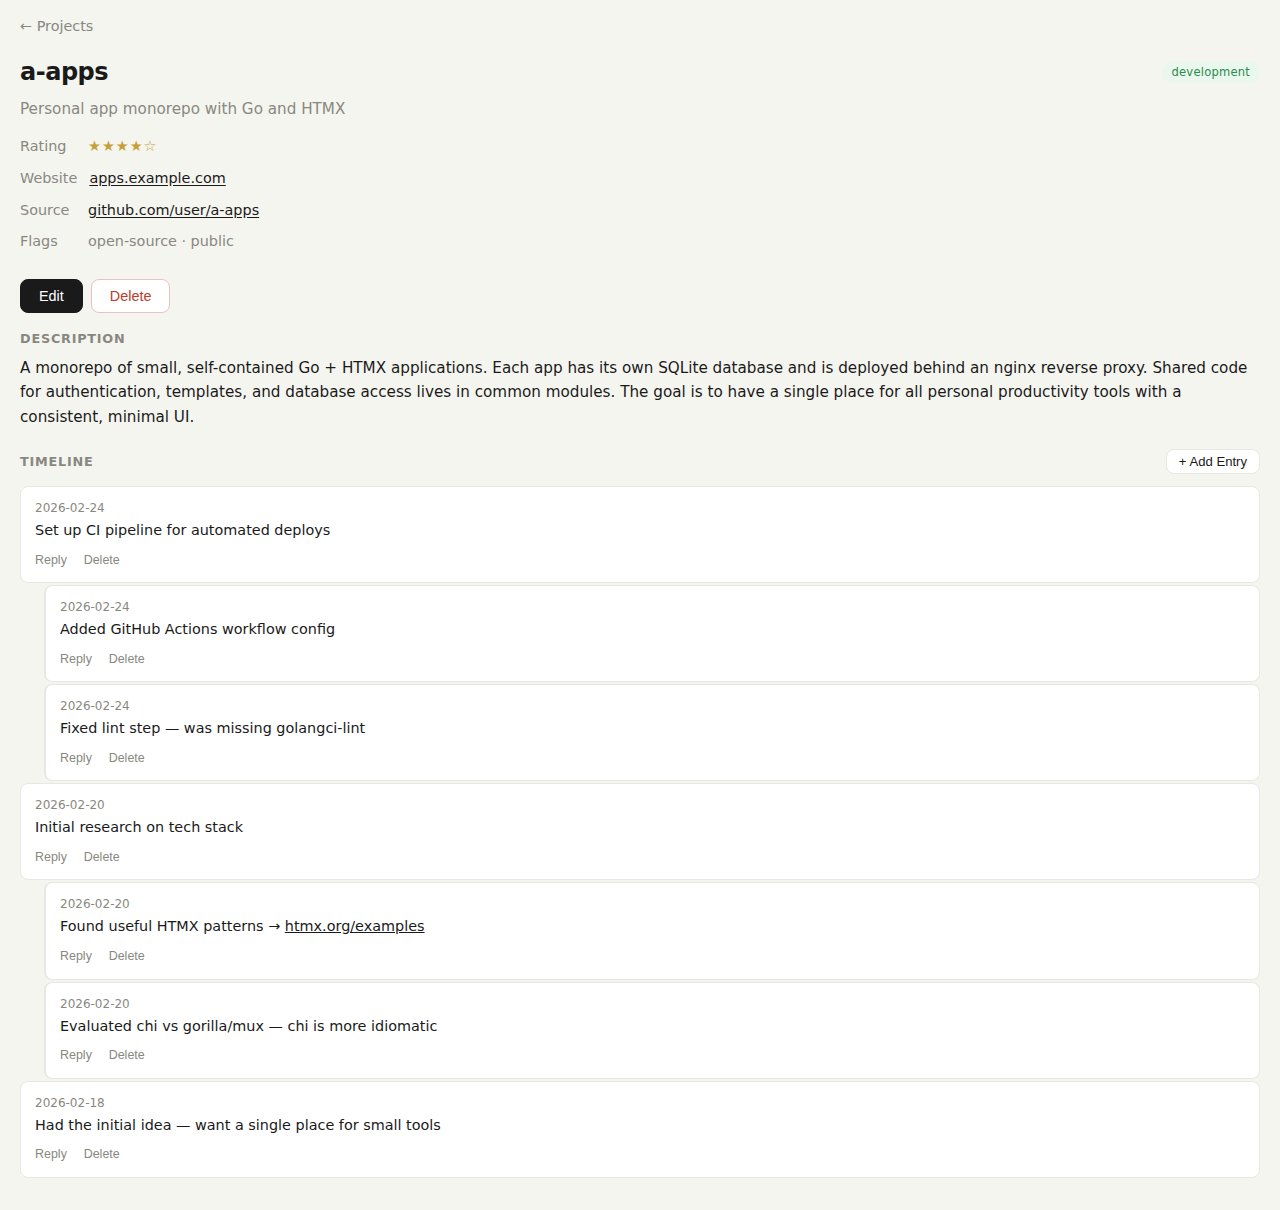
<file: docs/mockups/mockup-a/detail.html>
<!DOCTYPE html>
<html lang="en">
<head>
  <meta charset="UTF-8">
  <meta name="viewport" content="width=device-width, initial-scale=1.0">
  <title>a-apps — Project Detail — Mockup A</title>
  <link rel="stylesheet" href="style.css">
</head>
<body>

  <a href="index.html" class="back-link">← Projects</a>

  <header class="detail-header">
    <div class="card-header">
      <h1>a-apps</h1>
      <span class="badge badge-dev">development</span>
    </div>
    <p class="tagline">Personal app monorepo with Go and HTMX</p>
  </header>

  <section class="detail-meta">
    <div class="meta-row">
      <span class="meta-label">Rating</span>
      <span class="stars">★★★★☆</span>
    </div>
    <div class="meta-row">
      <span class="meta-label">Website</span>
      <span class="meta-value"><a href="#">apps.example.com</a></span>
    </div>
    <div class="meta-row">
      <span class="meta-label">Source</span>
      <span class="meta-value"><a href="#">github.com/user/a-apps</a></span>
    </div>
    <div class="meta-row">
      <span class="meta-label">Flags</span>
      <span class="tags">open-source · public</span>
    </div>
  </section>

  <nav class="detail-actions">
    <button class="btn btn-primary">Edit</button>
    <button class="btn btn-danger">Delete</button>
  </nav>

  <section class="section">
    <h2>Description</h2>
    <p>
      A monorepo of small, self-contained Go + HTMX applications. Each app
      has its own SQLite database and is deployed behind an nginx reverse
      proxy. Shared code for authentication, templates, and database access
      lives in common modules. The goal is to have a single place for all
      personal productivity tools with a consistent, minimal UI.
    </p>
  </section>

  <div class="timeline-header">
    <h2>Timeline</h2>
    <button class="btn" style="padding: 4px 12px; font-size: 0.82rem;">+ Add Entry</button>
  </div>

  <section class="timeline">

    <article class="log-entry">
      <div class="log-date">2026-02-24</div>
      <div class="log-note">Set up CI pipeline for automated deploys</div>
      <div class="log-actions">
        <button>Reply</button>
        <button>Delete</button>
      </div>
    </article>

    <article class="log-entry nested">
      <div class="log-date">2026-02-24</div>
      <div class="log-note">Added GitHub Actions workflow config</div>
      <div class="log-actions">
        <button>Reply</button>
        <button>Delete</button>
      </div>
    </article>

    <article class="log-entry nested">
      <div class="log-date">2026-02-24</div>
      <div class="log-note">Fixed lint step — was missing golangci-lint</div>
      <div class="log-actions">
        <button>Reply</button>
        <button>Delete</button>
      </div>
    </article>

    <article class="log-entry">
      <div class="log-date">2026-02-20</div>
      <div class="log-note">Initial research on tech stack</div>
      <div class="log-actions">
        <button>Reply</button>
        <button>Delete</button>
      </div>
    </article>

    <article class="log-entry nested">
      <div class="log-date">2026-02-20</div>
      <div class="log-note">Found useful HTMX patterns → <a href="#">htmx.org/examples</a></div>
      <div class="log-actions">
        <button>Reply</button>
        <button>Delete</button>
      </div>
    </article>

    <article class="log-entry nested">
      <div class="log-date">2026-02-20</div>
      <div class="log-note">Evaluated chi vs gorilla/mux — chi is more idiomatic</div>
      <div class="log-actions">
        <button>Reply</button>
        <button>Delete</button>
      </div>
    </article>

    <article class="log-entry">
      <div class="log-date">2026-02-18</div>
      <div class="log-note">Had the initial idea — want a single place for small tools</div>
      <div class="log-actions">
        <button>Reply</button>
        <button>Delete</button>
      </div>
    </article>

  </section>

</body>
</html>
</file>
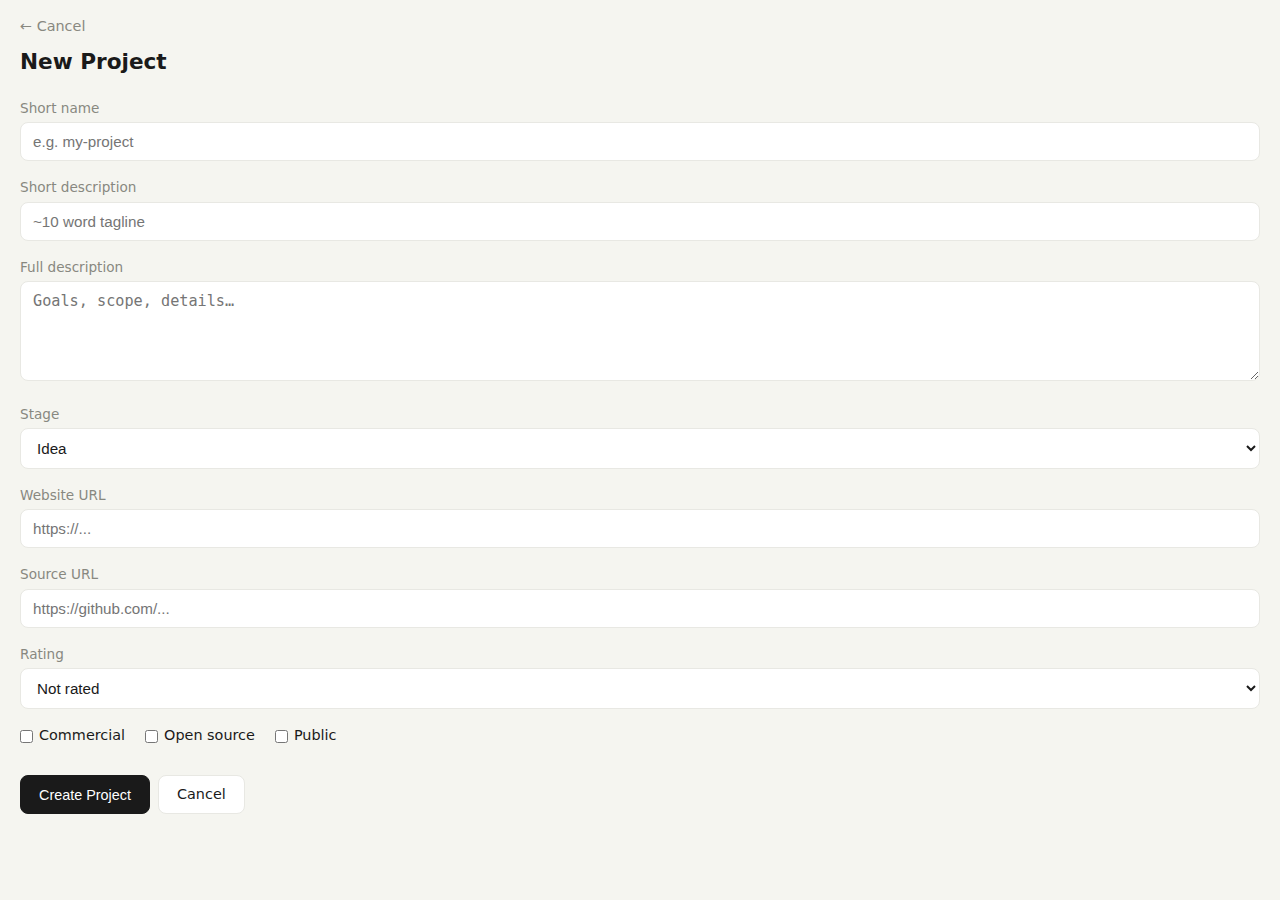
<file: docs/mockups/mockup-a/new-project.html>
<!DOCTYPE html>
<html lang="en">
<head>
  <meta charset="UTF-8">
  <meta name="viewport" content="width=device-width, initial-scale=1.0">
  <title>New Project — Mockup A</title>
  <link rel="stylesheet" href="style.css">
</head>
<body>

  <a href="index.html" class="back-link">← Cancel</a>

  <div class="form-page">
    <h1>New Project</h1>

    <form>
      <div class="field">
        <label for="short_name">Short name</label>
        <input type="text" id="short_name" name="short_name" placeholder="e.g. my-project" required>
      </div>

      <div class="field">
        <label for="short_description">Short description</label>
        <input type="text" id="short_description" name="short_description" placeholder="~10 word tagline">
      </div>

      <div class="field">
        <label for="full_description">Full description</label>
        <textarea id="full_description" name="full_description" placeholder="Goals, scope, details…"></textarea>
      </div>

      <div class="field">
        <label for="stage">Stage</label>
        <select id="stage" name="stage">
          <option value="idea">Idea</option>
          <option value="planning">Planning</option>
          <option value="development">Development</option>
          <option value="released">Released</option>
          <option value="archived">Archived</option>
        </select>
      </div>

      <div class="field">
        <label for="website_url">Website URL</label>
        <input type="url" id="website_url" name="website_url" placeholder="https://...">
      </div>

      <div class="field">
        <label for="source_url">Source URL</label>
        <input type="url" id="source_url" name="source_url" placeholder="https://github.com/...">
      </div>

      <div class="field">
        <label for="rating">Rating</label>
        <select id="rating" name="rating">
          <option value="">Not rated</option>
          <option value="1">★☆☆☆☆</option>
          <option value="2">★★☆☆☆</option>
          <option value="3">★★★☆☆</option>
          <option value="4">★★★★☆</option>
          <option value="5">★★★★★</option>
        </select>
      </div>

      <div class="field">
        <div class="checkbox-row">
          <label><input type="checkbox" name="is_commercial"> Commercial</label>
          <label><input type="checkbox" name="is_open_source"> Open source</label>
          <label><input type="checkbox" name="is_public"> Public</label>
        </div>
      </div>

      <div class="form-actions">
        <button type="submit" class="btn btn-primary">Create Project</button>
        <a href="index.html" class="btn">Cancel</a>
      </div>
    </form>
  </div>

</body>
</html>
</file>
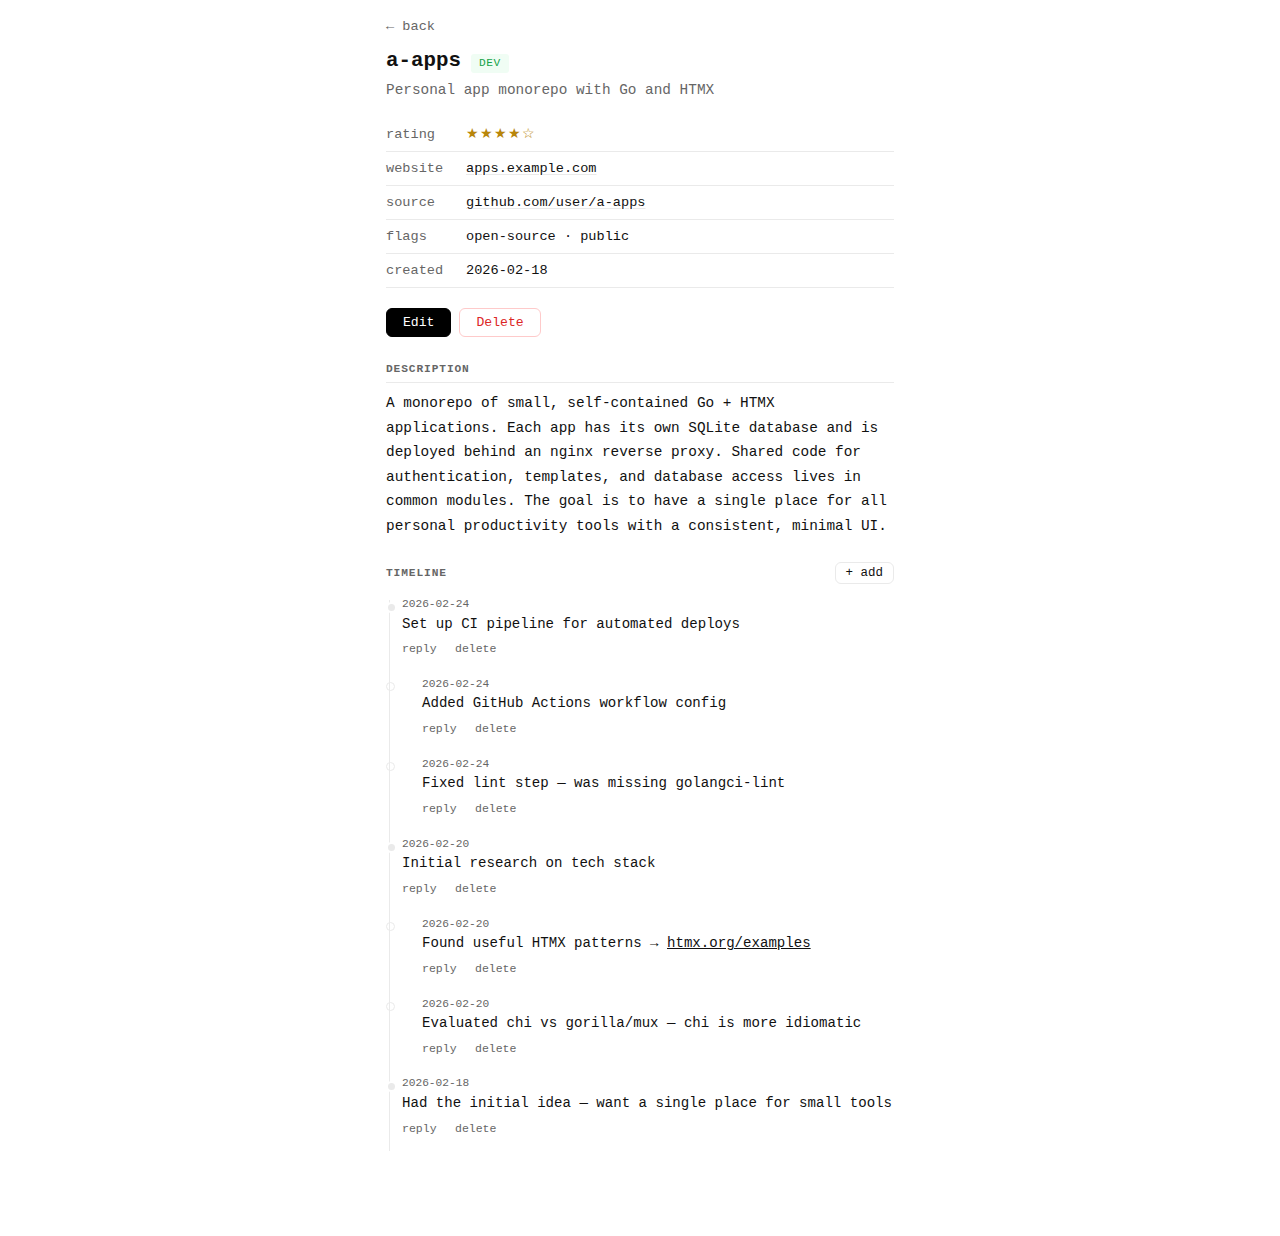
<file: docs/mockups/mockup-b/detail.html>
<!DOCTYPE html>
<html lang="en">
<head>
  <meta charset="UTF-8">
  <meta name="viewport" content="width=device-width, initial-scale=1.0">
  <title>a-apps — Project Detail — Mockup B</title>
  <link rel="stylesheet" href="style.css">
</head>
<body>

  <a href="index.html" class="back">← back</a>

  <header>
    <div class="detail-title">
      <h1>a-apps</h1>
      <span class="stage stage-dev">dev</span>
    </div>
    <p class="tagline">Personal app monorepo with Go and HTMX</p>
  </header>

  <table class="meta-table">
    <tr>
      <td>rating</td>
      <td><span class="rating">★★★★☆</span></td>
    </tr>
    <tr>
      <td>website</td>
      <td><a href="#">apps.example.com</a></td>
    </tr>
    <tr>
      <td>source</td>
      <td><a href="#">github.com/user/a-apps</a></td>
    </tr>
    <tr>
      <td>flags</td>
      <td>open-source · public</td>
    </tr>
    <tr>
      <td>created</td>
      <td>2026-02-18</td>
    </tr>
  </table>

  <nav class="actions">
    <button class="btn btn-dark">Edit</button>
    <button class="btn btn-danger">Delete</button>
  </nav>

  <div class="section-label">Description</div>
  <p class="description-text">
    A monorepo of small, self-contained Go + HTMX applications. Each app
    has its own SQLite database and is deployed behind an nginx reverse
    proxy. Shared code for authentication, templates, and database access
    lives in common modules. The goal is to have a single place for all
    personal productivity tools with a consistent, minimal UI.
  </p>

  <div class="timeline-head">
    <div class="section-label" style="margin-bottom: 0; border-bottom: none; padding-bottom: 0;">Timeline</div>
    <button class="btn" style="font-size: 0.78rem; padding: 3px 10px;">+ add</button>
  </div>

  <section class="timeline">

    <article class="entry">
      <div class="entry-date">2026-02-24</div>
      <div class="entry-text">Set up CI pipeline for automated deploys</div>
      <div class="entry-actions">
        <button>reply</button>
        <button>delete</button>
      </div>
    </article>

    <article class="entry nested">
      <div class="entry-date">2026-02-24</div>
      <div class="entry-text">Added GitHub Actions workflow config</div>
      <div class="entry-actions">
        <button>reply</button>
        <button>delete</button>
      </div>
    </article>

    <article class="entry nested">
      <div class="entry-date">2026-02-24</div>
      <div class="entry-text">Fixed lint step — was missing golangci-lint</div>
      <div class="entry-actions">
        <button>reply</button>
        <button>delete</button>
      </div>
    </article>

    <article class="entry">
      <div class="entry-date">2026-02-20</div>
      <div class="entry-text">Initial research on tech stack</div>
      <div class="entry-actions">
        <button>reply</button>
        <button>delete</button>
      </div>
    </article>

    <article class="entry nested">
      <div class="entry-date">2026-02-20</div>
      <div class="entry-text">Found useful HTMX patterns → <a href="#">htmx.org/examples</a></div>
      <div class="entry-actions">
        <button>reply</button>
        <button>delete</button>
      </div>
    </article>

    <article class="entry nested">
      <div class="entry-date">2026-02-20</div>
      <div class="entry-text">Evaluated chi vs gorilla/mux — chi is more idiomatic</div>
      <div class="entry-actions">
        <button>reply</button>
        <button>delete</button>
      </div>
    </article>

    <article class="entry">
      <div class="entry-date">2026-02-18</div>
      <div class="entry-text">Had the initial idea — want a single place for small tools</div>
      <div class="entry-actions">
        <button>reply</button>
        <button>delete</button>
      </div>
    </article>

  </section>

</body>
</html>
</file>
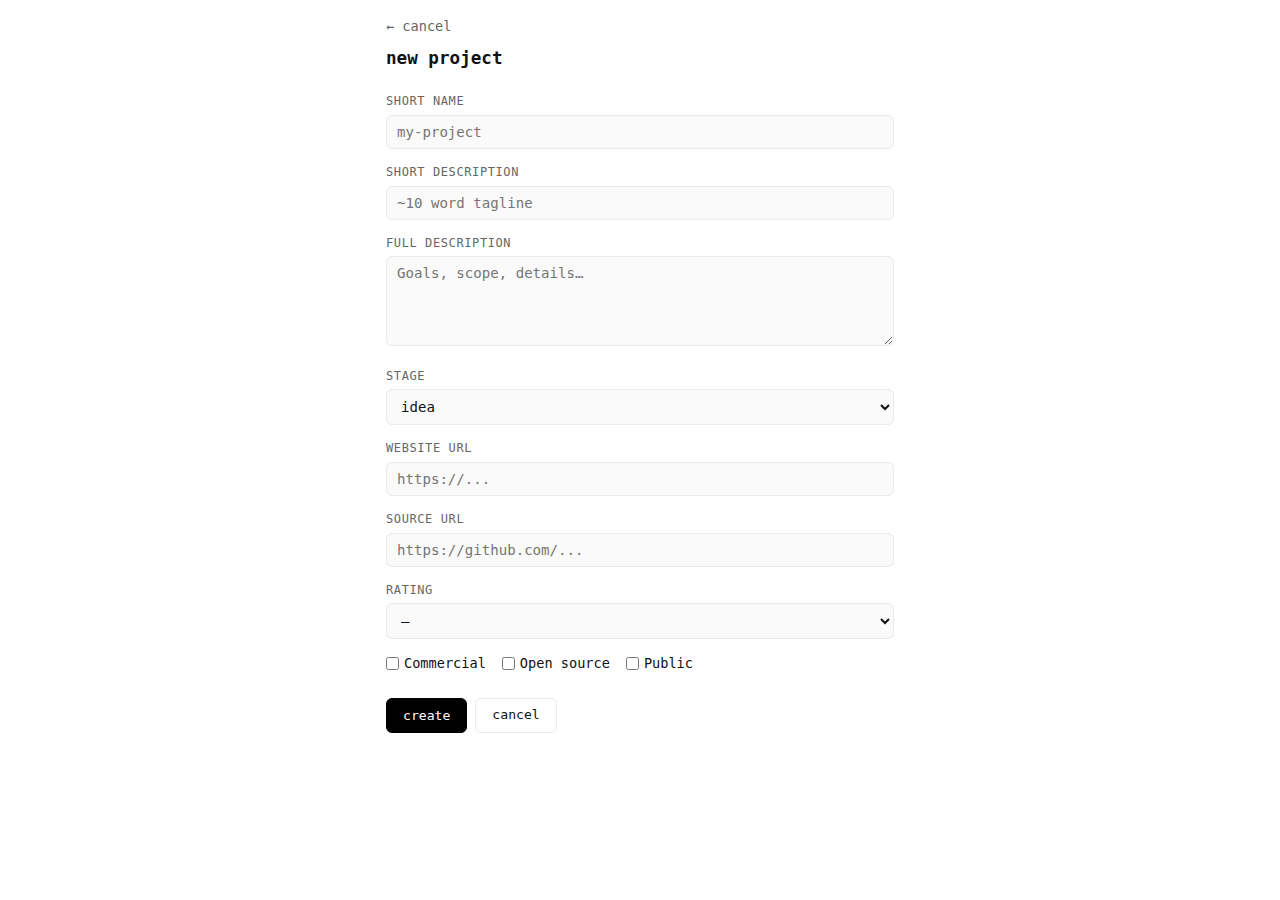
<file: docs/mockups/mockup-b/new-project.html>
<!DOCTYPE html>
<html lang="en">
<head>
  <meta charset="UTF-8">
  <meta name="viewport" content="width=device-width, initial-scale=1.0">
  <title>New Project — Mockup B</title>
  <link rel="stylesheet" href="style.css">
</head>
<body>

  <a href="index.html" class="back">← cancel</a>

  <div class="form-page">
    <h1>new project</h1>

    <form>
      <div class="field">
        <label for="short_name">Short name</label>
        <input type="text" id="short_name" name="short_name" placeholder="my-project" required>
      </div>

      <div class="field">
        <label for="short_description">Short description</label>
        <input type="text" id="short_description" name="short_description" placeholder="~10 word tagline">
      </div>

      <div class="field">
        <label for="full_description">Full description</label>
        <textarea id="full_description" name="full_description" placeholder="Goals, scope, details…"></textarea>
      </div>

      <div class="field">
        <label for="stage">Stage</label>
        <select id="stage" name="stage">
          <option value="idea">idea</option>
          <option value="planning">planning</option>
          <option value="development">development</option>
          <option value="released">released</option>
          <option value="archived">archived</option>
        </select>
      </div>

      <div class="field">
        <label for="website_url">Website URL</label>
        <input type="url" id="website_url" name="website_url" placeholder="https://...">
      </div>

      <div class="field">
        <label for="source_url">Source URL</label>
        <input type="url" id="source_url" name="source_url" placeholder="https://github.com/...">
      </div>

      <div class="field">
        <label for="rating">Rating</label>
        <select id="rating" name="rating">
          <option value="">—</option>
          <option value="1">★☆☆☆☆</option>
          <option value="2">★★☆☆☆</option>
          <option value="3">★★★☆☆</option>
          <option value="4">★★★★☆</option>
          <option value="5">★★★★★</option>
        </select>
      </div>

      <div class="field">
        <div class="check-group">
          <label><input type="checkbox" name="is_commercial"> Commercial</label>
          <label><input type="checkbox" name="is_open_source"> Open source</label>
          <label><input type="checkbox" name="is_public"> Public</label>
        </div>
      </div>

      <div class="form-actions">
        <button type="submit" class="btn btn-dark">create</button>
        <a href="index.html" class="btn">cancel</a>
      </div>
    </form>
  </div>

</body>
</html>
</file>
<file: docs/mockups/mockup-a/style.css>
/* ===== Mockup A — Card-based, warm, mobile-first ===== */

:root {
  --bg: #f5f5f0;
  --surface: #ffffff;
  --border: #e8e8e3;
  --text: #1a1a1a;
  --muted: #888880;
  --accent: #1a1a1a;
  --accent-text: #ffffff;
  --radius: 12px;
  --radius-sm: 8px;
}

* { box-sizing: border-box; margin: 0; padding: 0; }

body {
  background: var(--bg);
  color: var(--text);
  font-family: -apple-system, BlinkMacSystemFont, "Inter", "Segoe UI", system-ui, sans-serif;
  font-size: 15px;
  line-height: 1.5;
  -webkit-font-smoothing: antialiased;
  padding-bottom: 32px;
}

/* ===== Top bar ===== */

.top-bar {
  position: sticky;
  top: 0;
  z-index: 10;
  display: flex;
  align-items: center;
  justify-content: space-between;
  padding: 16px 20px;
  background: var(--bg);
  border-bottom: 1px solid var(--border);
}

.top-bar h1 {
  font-size: 1.35rem;
  font-weight: 700;
  letter-spacing: -0.02em;
}

.btn-add {
  display: flex;
  align-items: center;
  justify-content: center;
  width: 36px;
  height: 36px;
  border-radius: 50%;
  background: var(--accent);
  color: var(--accent-text);
  font-size: 1.25rem;
  text-decoration: none;
  line-height: 1;
}

/* ===== Filters ===== */

.filters {
  display: flex;
  gap: 8px;
  padding: 12px 20px;
  overflow-x: auto;
  -webkit-overflow-scrolling: touch;
}

.filters select {
  flex-shrink: 0;
  padding: 6px 10px;
  border-radius: var(--radius-sm);
  border: 1px solid var(--border);
  background: var(--surface);
  font-size: 0.85rem;
  color: var(--text);
  appearance: none;
  -webkit-appearance: none;
  cursor: pointer;
}

/* ===== Project List ===== */

.project-list {
  padding: 0 16px;
  display: flex;
  flex-direction: column;
  gap: 10px;
}

/* ===== Card ===== */

.card {
  display: block;
  background: var(--surface);
  border: 1px solid var(--border);
  border-radius: var(--radius);
  padding: 16px;
  text-decoration: none;
  color: inherit;
  transition: box-shadow 0.15s ease;
}

.card:active {
  box-shadow: 0 0 0 2px rgba(0,0,0,0.08);
}

.card-header {
  display: flex;
  align-items: center;
  justify-content: space-between;
  margin-bottom: 6px;
}

.card-name {
  font-weight: 600;
  font-size: 1rem;
}

.card-desc {
  font-size: 0.9rem;
  color: var(--muted);
  margin-bottom: 10px;
}

.card-meta {
  display: flex;
  align-items: center;
  justify-content: space-between;
  font-size: 0.8rem;
}

.stars {
  color: #c5a038;
  letter-spacing: 1px;
}

.stars.dim {
  color: var(--muted);
}

.tags {
  color: var(--muted);
}

/* ===== Badges ===== */

.badge {
  display: inline-block;
  padding: 2px 10px;
  border-radius: 999px;
  font-size: 0.72rem;
  font-weight: 500;
  letter-spacing: 0.02em;
  text-transform: lowercase;
}

.badge-idea       { background: #f0eaff; color: #6b4fbb; }
.badge-planning   { background: #e8f4fd; color: #2b7bb9; }
.badge-dev        { background: #eaf7ed; color: #2d8a4e; }
.badge-released   { background: #fff8e6; color: #a67c00; }
.badge-archived   { background: #f0f0ec; color: #888880; }

/* ===== Detail page ===== */

.back-link {
  display: inline-flex;
  align-items: center;
  gap: 4px;
  padding: 16px 20px 8px;
  font-size: 0.9rem;
  color: var(--muted);
  text-decoration: none;
}

.detail-header {
  padding: 8px 20px 0;
}

.detail-header h1 {
  font-size: 1.5rem;
  font-weight: 700;
  letter-spacing: -0.02em;
  margin-bottom: 2px;
}

.detail-header .tagline {
  color: var(--muted);
  font-size: 0.95rem;
  margin-bottom: 16px;
}

.detail-meta {
  padding: 0 20px;
}

.meta-row {
  display: flex;
  align-items: center;
  gap: 12px;
  margin-bottom: 10px;
  font-size: 0.9rem;
}

.meta-label {
  color: var(--muted);
  min-width: 56px;
}

.meta-value a {
  color: var(--text);
  text-decoration: underline;
  text-underline-offset: 2px;
}

.detail-actions {
  display: flex;
  gap: 8px;
  padding: 16px 20px;
}

.btn {
  padding: 8px 18px;
  border-radius: var(--radius-sm);
  font-size: 0.9rem;
  border: 1px solid var(--border);
  background: var(--surface);
  color: var(--text);
  cursor: pointer;
  text-decoration: none;
  text-align: center;
}

.btn-primary {
  background: var(--accent);
  color: var(--accent-text);
  border-color: var(--accent);
}

.btn-danger {
  color: #c0392b;
  border-color: #e8c4c0;
}

/* ===== Description section ===== */

.section {
  padding: 0 20px;
  margin-bottom: 20px;
}

.section h2 {
  font-size: 0.8rem;
  text-transform: uppercase;
  letter-spacing: 0.06em;
  color: var(--muted);
  margin-bottom: 8px;
  font-weight: 600;
}

.section p {
  font-size: 0.95rem;
  line-height: 1.6;
}

/* ===== Timeline ===== */

.timeline-header {
  display: flex;
  align-items: center;
  justify-content: space-between;
  padding: 0 20px;
  margin-bottom: 12px;
}

.timeline-header h2 {
  font-size: 0.8rem;
  text-transform: uppercase;
  letter-spacing: 0.06em;
  color: var(--muted);
  font-weight: 600;
}

.timeline {
  padding: 0 20px;
  display: flex;
  flex-direction: column;
  gap: 2px;
}

.log-entry {
  padding: 12px 14px;
  background: var(--surface);
  border: 1px solid var(--border);
  border-radius: var(--radius-sm);
}

.log-entry.nested {
  margin-left: 24px;
  border-left: 2px solid var(--border);
}

.log-date {
  font-size: 0.75rem;
  color: var(--muted);
  margin-bottom: 3px;
}

.log-note {
  font-size: 0.9rem;
}

.log-note a {
  color: var(--text);
}

.log-actions {
  margin-top: 6px;
}

.log-actions button {
  background: none;
  border: none;
  font-size: 0.78rem;
  color: var(--muted);
  cursor: pointer;
  padding: 0;
  margin-right: 12px;
}

/* ===== New project form ===== */

.form-page {
  padding: 0 20px;
}

.form-page h1 {
  font-size: 1.35rem;
  font-weight: 700;
  margin-bottom: 20px;
}

.field {
  margin-bottom: 16px;
}

.field label {
  display: block;
  font-size: 0.85rem;
  font-weight: 500;
  color: var(--muted);
  margin-bottom: 4px;
}

.field input,
.field textarea,
.field select {
  width: 100%;
  padding: 10px 12px;
  border: 1px solid var(--border);
  border-radius: var(--radius-sm);
  font-size: 0.95rem;
  background: var(--surface);
  color: var(--text);
}

.field textarea {
  min-height: 100px;
  resize: vertical;
}

.checkbox-row {
  display: flex;
  gap: 20px;
  align-items: center;
}

.checkbox-row label {
  display: flex;
  align-items: center;
  gap: 6px;
  font-size: 0.9rem;
  color: var(--text);
}

.checkbox-row input[type="checkbox"] {
  width: auto;
}

.form-actions {
  display: flex;
  gap: 8px;
  margin-top: 24px;
}
</file>
<file: docs/mockups/mockup-b/style.css>
/* ===== Mockup B — Monochrome, typographic, tight spacing ===== */

:root {
  --bg: #ffffff;
  --surface: #fafafa;
  --border: #eaeaea;
  --text: #111111;
  --secondary: #666666;
  --accent: #000000;
  --accent-text: #ffffff;
  --radius: 6px;
}

* { box-sizing: border-box; margin: 0; padding: 0; }

body {
  background: var(--bg);
  color: var(--text);
  font-family: "SF Mono", "Fira Code", "Cascadia Code", ui-monospace, monospace;
  font-size: 14px;
  line-height: 1.55;
  -webkit-font-smoothing: antialiased;
  max-width: 540px;
  margin: 0 auto;
  padding: 0 16px 80px;
}

/* ===== Header ===== */

.header {
  padding: 20px 0 12px;
  border-bottom: 2px solid var(--text);
}

.header h1 {
  font-size: 1.1rem;
  font-weight: 700;
  letter-spacing: 0.04em;
  text-transform: lowercase;
}

/* ===== Filter bar ===== */

.filter-bar {
  display: flex;
  gap: 6px;
  padding: 12px 0;
  overflow-x: auto;
  -webkit-overflow-scrolling: touch;
  border-bottom: 1px solid var(--border);
}

.chip {
  flex-shrink: 0;
  padding: 4px 12px;
  border-radius: 999px;
  border: 1px solid var(--border);
  background: var(--bg);
  color: var(--secondary);
  font-family: inherit;
  font-size: 0.8rem;
  cursor: pointer;
  transition: all 0.1s ease;
}

.chip.active {
  background: var(--accent);
  color: var(--accent-text);
  border-color: var(--accent);
}

/* ===== List ===== */

.list {
  display: flex;
  flex-direction: column;
}

.list-item {
  display: block;
  padding: 14px 0;
  border-bottom: 1px solid var(--border);
  text-decoration: none;
  color: inherit;
}

.list-item:active {
  background: var(--surface);
}

.list-item-top {
  display: flex;
  align-items: baseline;
  justify-content: space-between;
  margin-bottom: 2px;
}

.name {
  font-weight: 600;
  font-size: 0.95rem;
}

.desc {
  color: var(--secondary);
  font-size: 0.82rem;
  margin-bottom: 6px;
}

.list-item-bottom {
  display: flex;
  align-items: center;
  justify-content: space-between;
  font-size: 0.75rem;
}

.rating {
  color: #b8860b;
  letter-spacing: 1px;
}

.rating.empty {
  color: var(--secondary);
}

.flags {
  color: var(--secondary);
}

/* ===== Stage labels ===== */

.stage {
  font-size: 0.7rem;
  font-weight: 500;
  padding: 1px 8px;
  border-radius: 3px;
  text-transform: uppercase;
  letter-spacing: 0.05em;
}

.stage-idea     { background: #f3f0ff; color: #7c3aed; }
.stage-planning { background: #eff6ff; color: #2563eb; }
.stage-dev      { background: #f0fdf4; color: #16a34a; }
.stage-released { background: #fffbeb; color: #d97706; }
.stage-archived { background: #f5f5f5; color: #999999; }

/* ===== FAB ===== */

.fab {
  position: fixed;
  bottom: 24px;
  right: 24px;
  width: 48px;
  height: 48px;
  border-radius: 50%;
  background: var(--accent);
  color: var(--accent-text);
  font-size: 1.5rem;
  display: flex;
  align-items: center;
  justify-content: center;
  text-decoration: none;
  box-shadow: 0 2px 8px rgba(0,0,0,0.15);
  transition: transform 0.12s ease;
}

.fab:active {
  transform: scale(0.95);
}

/* ===== Detail page ===== */

.back {
  display: inline-block;
  padding: 16px 0 8px;
  font-size: 0.85rem;
  color: var(--secondary);
  text-decoration: none;
}

.detail-title {
  display: flex;
  align-items: baseline;
  gap: 10px;
  margin-bottom: 2px;
}

.detail-title h1 {
  font-size: 1.3rem;
  font-weight: 700;
}

.tagline {
  color: var(--secondary);
  font-size: 0.9rem;
  margin-bottom: 16px;
}

/* ===== Metadata table ===== */

.meta-table {
  width: 100%;
  border-collapse: collapse;
  margin-bottom: 20px;
  font-size: 0.85rem;
}

.meta-table td {
  padding: 6px 0;
  border-bottom: 1px solid var(--border);
  vertical-align: top;
}

.meta-table td:first-child {
  color: var(--secondary);
  width: 80px;
  padding-right: 12px;
}

.meta-table a {
  color: var(--text);
  text-decoration: underline;
  text-decoration-color: var(--border);
  text-underline-offset: 2px;
}

/* ===== Actions ===== */

.actions {
  display: flex;
  gap: 8px;
  margin-bottom: 24px;
}

.btn {
  padding: 6px 16px;
  border-radius: var(--radius);
  font-family: inherit;
  font-size: 0.82rem;
  border: 1px solid var(--border);
  background: var(--bg);
  color: var(--text);
  cursor: pointer;
  text-decoration: none;
}

.btn-dark {
  background: var(--accent);
  color: var(--accent-text);
  border-color: var(--accent);
}

.btn-danger {
  color: #dc2626;
  border-color: #fecaca;
}

/* ===== Sections ===== */

.section-label {
  font-size: 0.7rem;
  text-transform: uppercase;
  letter-spacing: 0.08em;
  color: var(--secondary);
  font-weight: 600;
  margin-bottom: 8px;
  padding-bottom: 4px;
  border-bottom: 1px solid var(--border);
}

.description-text {
  font-size: 0.9rem;
  line-height: 1.7;
  margin-bottom: 24px;
}

/* ===== Timeline ===== */

.timeline-head {
  display: flex;
  align-items: center;
  justify-content: space-between;
  margin-bottom: 12px;
}

.timeline {
  position: relative;
  padding-left: 16px;
}

.timeline::before {
  content: "";
  position: absolute;
  left: 3px;
  top: 4px;
  bottom: 4px;
  width: 1px;
  background: var(--border);
}

.entry {
  position: relative;
  padding-bottom: 16px;
}

.entry::before {
  content: "";
  position: absolute;
  left: -16px;
  top: 6px;
  width: 7px;
  height: 7px;
  border-radius: 50%;
  background: var(--border);
  border: 2px solid var(--bg);
}

.entry.nested {
  margin-left: 20px;
}

.entry.nested::before {
  left: -36px;
  background: transparent;
  border: 1px solid var(--border);
}

.entry-date {
  font-size: 0.7rem;
  color: var(--secondary);
}

.entry-text {
  font-size: 0.88rem;
}

.entry-text a {
  color: var(--text);
}

.entry-actions {
  margin-top: 3px;
}

.entry-actions button {
  background: none;
  border: none;
  font-family: inherit;
  font-size: 0.72rem;
  color: var(--secondary);
  cursor: pointer;
  padding: 0;
  margin-right: 10px;
  text-decoration: underline;
  text-decoration-color: transparent;
}

.entry-actions button:hover {
  text-decoration-color: var(--secondary);
}

/* ===== Form ===== */

.form-page h1 {
  font-size: 1.1rem;
  font-weight: 700;
  margin-bottom: 20px;
}

.field {
  margin-bottom: 14px;
}

.field label {
  display: block;
  font-size: 0.75rem;
  color: var(--secondary);
  text-transform: uppercase;
  letter-spacing: 0.05em;
  margin-bottom: 4px;
}

.field input,
.field textarea,
.field select {
  width: 100%;
  padding: 8px 10px;
  border: 1px solid var(--border);
  border-radius: var(--radius);
  font-family: inherit;
  font-size: 0.88rem;
  background: var(--surface);
  color: var(--text);
}

.field input:focus,
.field textarea:focus,
.field select:focus {
  outline: none;
  border-color: var(--text);
}

.field textarea {
  min-height: 90px;
  resize: vertical;
}

.check-group {
  display: flex;
  flex-wrap: wrap;
  gap: 16px;
}

.check-group label {
  display: flex;
  align-items: center;
  gap: 5px;
  font-size: 0.85rem;
  color: var(--text);
  text-transform: none;
  letter-spacing: 0;
}

.check-group input[type="checkbox"] {
  width: auto;
}

.form-actions {
  display: flex;
  gap: 8px;
  margin-top: 20px;
}
</file>
